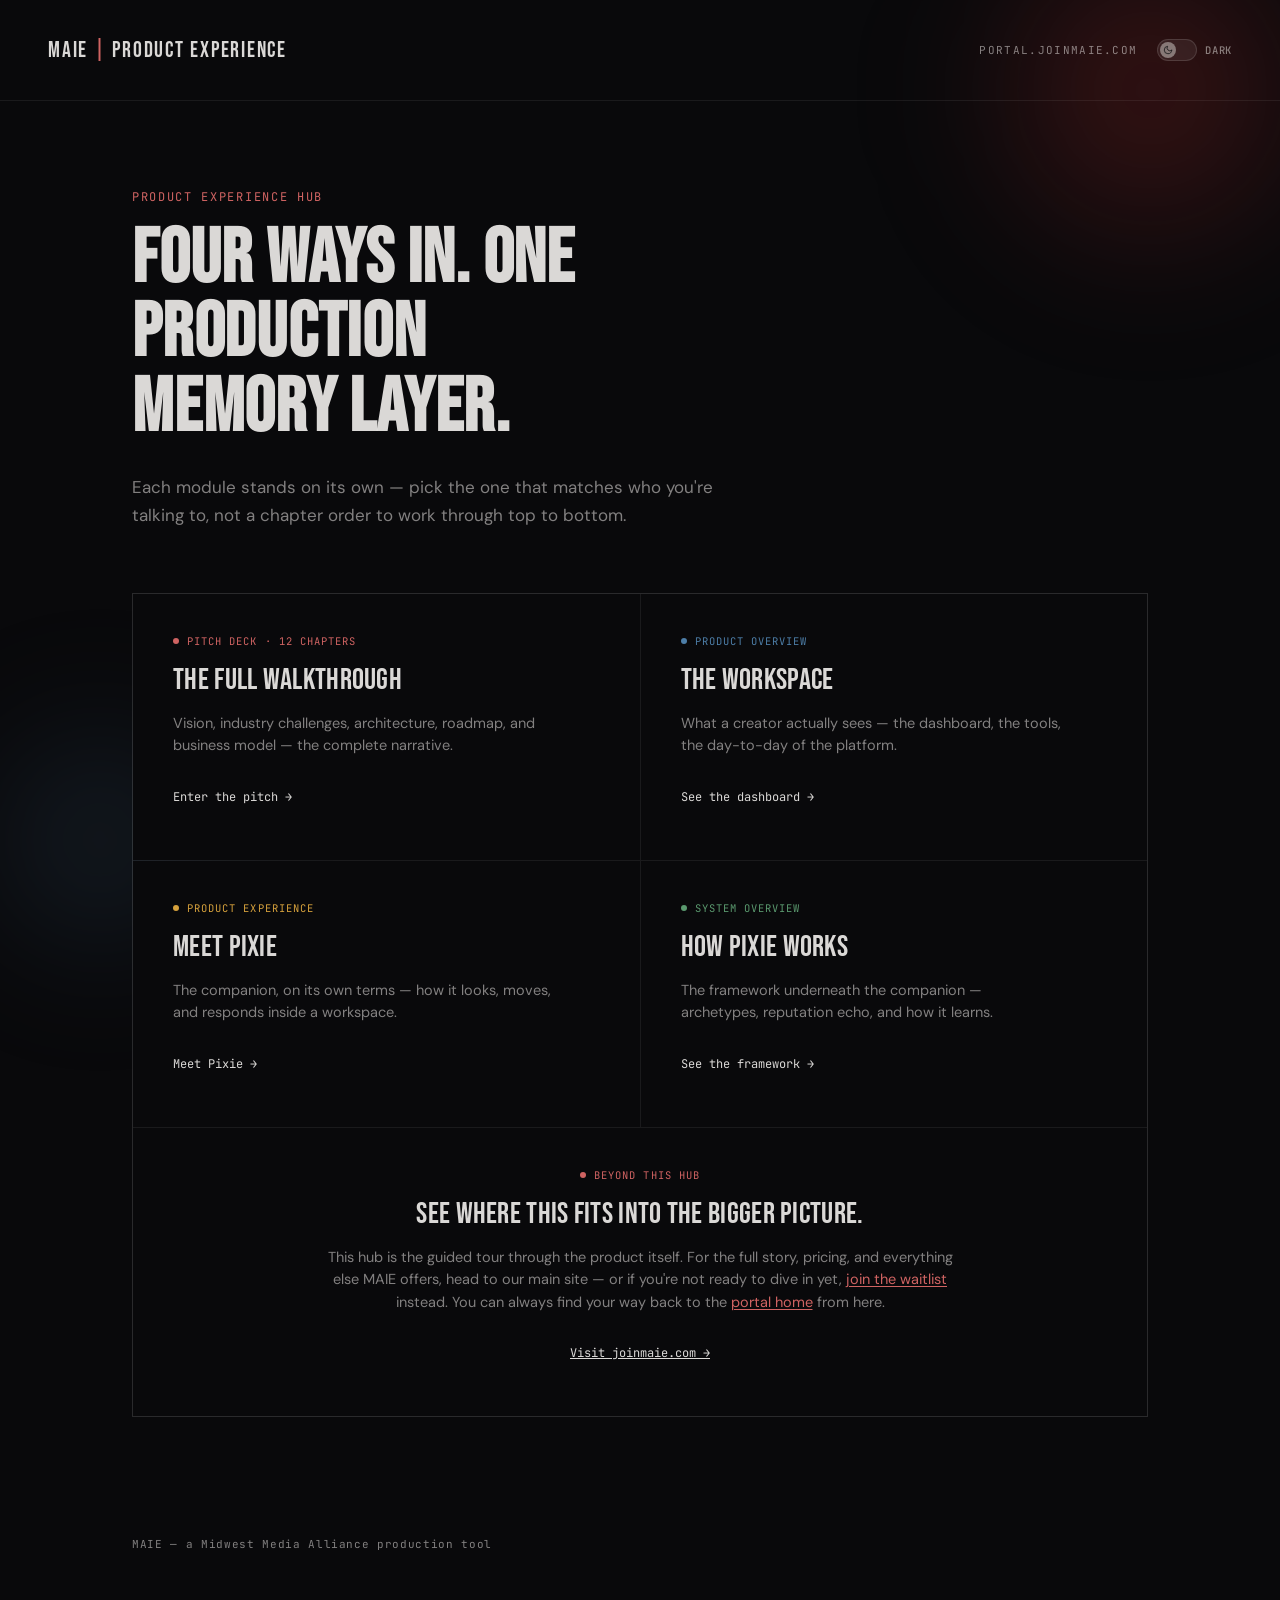
<file: index.html>
<!DOCTYPE html>
<html lang="en">
<head>
<script src="assets/theme-init.js"></script>
<meta charset="UTF-8">
<meta name="viewport" content="width=device-width, initial-scale=1.0">
<title>MAIE — Product Experience Hub</title>
<meta name="description" content="MAIE product experience modules — pitch, dashboard, and companion.">
<link rel="canonical" href="https://maietech.github.io/maie-experience-portal/">
<meta property="og:type" content="website">
<meta property="og:site_name" content="MAIE">
<meta property="og:title" content="MAIE — Product Experience Hub">
<meta property="og:description" content="MAIE product experience modules — pitch, dashboard, and companion.">
<meta property="og:url" content="https://maietech.github.io/maie-experience-portal/">
<meta property="og:image" content="https://maietech.github.io/maie-experience-portal/assets/social-card-deck/og-hub.png">
<meta name="twitter:card" content="summary_large_image">
<meta name="twitter:title" content="MAIE — Product Experience Hub">
<meta name="twitter:description" content="MAIE product experience modules — pitch, dashboard, and companion.">
<meta name="twitter:image" content="https://maietech.github.io/maie-experience-portal/assets/social-card-deck/og-hub.png">
<meta name="robots" content="index, follow">
<link rel="icon" href="assets/favicon.svg" type="image/svg+xml">
<link rel="icon" href="assets/favicon.ico" sizes="any">
<link rel="icon" href="assets/favicon-32x32.png" type="image/png" sizes="32x32">
<link rel="icon" href="assets/favicon-16x16.png" type="image/png" sizes="16x16">
<link rel="apple-touch-icon" href="assets/apple-touch-icon.png">
<link rel="preconnect" href="https://fonts.googleapis.com">
<link rel="preconnect" href="https://fonts.gstatic.com" crossorigin>
<link href="https://fonts.googleapis.com/css2?family=Bebas+Neue&family=DM+Sans:wght@300;400;500;600;700&family=JetBrains+Mono:wght@400;500;600&display=swap" rel="stylesheet">
<link rel="stylesheet" href="assets/maie-tokens.css">
<style>
  :root {
    /* --bg/--surface/--border used to be redeclared here as hardcoded
       dark-only hex, which — at equal specificity, later in the cascade
       than the linked stylesheet — silently overrode the theme-aware
       versions in /assets/maie-tokens.css and made the toggle a no-op
       on this page (same bug pitch/dashboard/pixie-framework had). They
       now come solely from maie-tokens.css. --text/--muted/--brand* don't
       share a name with a canonical token, so they stay as aliases;
       --amber/--blue/--green are page-specific status colors with no
       canonical counterpart. */
    --text: var(--text-1);
    --muted: var(--text-3);
    --brand: var(--primary);
    --brand-light: var(--primary-light);
    --amber: #d6a13c;
    --blue: #4d7ea8;
    --green: #5b9a6f;
  }

  /* Card-kicker status colors only cleared 4.5:1 text contrast against
     the dark --bg — against light mode's --bg (#EDEEF1) they measured
     2.0-3.72:1 (axe-core). Darker same-hue variants for light mode only. */
  [data-theme="light"] {
    --amber: #806124;
    --blue: #416b8f;
    --green: #447353;
  }

  * { margin: 0; padding: 0; box-sizing: border-box; }

  body {
    background: var(--bg);
    color: var(--text);
    font-family: 'DM Sans', sans-serif;
    min-height: 100vh;
    overflow-x: hidden;
    position: relative;
  }

  /* ambient glow field — echoes the Pixie companion presence used across
     the other modules, kept quiet here since this page's job is wayfinding */
  .glow {
    position: fixed;
    border-radius: 50%;
    filter: blur(60px);
    pointer-events: none;
    z-index: 0;
  }
  .glow-1 { width: 420px; height: 420px; top: -120px; right: -80px; background: radial-gradient(circle, rgba(165,42,42,0.35), transparent 70%); }
  .glow-2 { width: 320px; height: 320px; bottom: -100px; left: -60px; background: radial-gradient(circle, rgba(77,126,168,0.18), transparent 70%); }

  header {
    position: relative;
    z-index: 1;
    display: flex;
    align-items: center;
    justify-content: space-between;
    padding: 28px 48px;
    border-bottom: 1px solid var(--border);
  }

  .wordmark {
    font-family: 'Bebas Neue', sans-serif;
    font-size: 22px;
    letter-spacing: 0.08em;
  }
  .wordmark span { color: var(--brand-light); }

  .eyebrow-tag {
    font-family: 'JetBrains Mono', monospace;
    font-size: 11px;
    letter-spacing: 0.12em;
    color: var(--muted);
    text-transform: uppercase;
  }

  .header-right { display: flex; align-items: center; gap: 16px; }

  main {
    position: relative;
    z-index: 1;
    max-width: 1080px;
    margin: 0 auto;
    padding: 88px 32px 120px;
  }

  .hero-kicker {
    font-family: 'JetBrains Mono', monospace;
    font-size: 12px;
    letter-spacing: 0.14em;
    color: var(--brand-light);
    text-transform: uppercase;
    margin-bottom: 18px;
  }

  h1 {
    font-family: 'Bebas Neue', sans-serif;
    font-size: clamp(40px, 6.5vw, 76px);
    line-height: 0.98;
    letter-spacing: 0.01em;
    max-width: 16ch;
    margin-bottom: 28px;
  }

  .hero-sub {
    font-size: 17px;
    line-height: 1.6;
    color: var(--muted);
    max-width: 52ch;
    margin-bottom: 64px;
  }

  .grid {
    display: grid;
    grid-template-columns: repeat(2, 1fr);
    gap: 1px;
    background: var(--border);
    border: 1px solid var(--border);
  }

  @media (max-width: 720px) {
    .grid { grid-template-columns: 1fr; }
    header { padding: 22px 24px; }
    main { padding: 56px 20px 80px; }
  }

  .card {
    background: var(--bg);
    padding: 40px;
    text-decoration: none;
    color: inherit;
    display: flex;
    flex-direction: column;
    gap: 14px;
    transition: background 0.25s ease;
    position: relative;
  }

  .card:hover { background: var(--surface); }
  .card:focus-visible { outline: 2px solid var(--brand-light); outline-offset: -2px; }

  .card-kicker {
    display: inline-flex;
    align-items: center;
    gap: 8px;
    font-family: 'JetBrains Mono', monospace;
    font-size: 10.5px;
    letter-spacing: 0.1em;
    text-transform: uppercase;
    color: var(--kicker-color, var(--muted));
  }
  .card-kicker::before {
    content: '';
    width: 6px; height: 6px;
    border-radius: 50%;
    background: var(--kicker-color, var(--muted));
  }

  .card-title {
    font-family: 'Bebas Neue', sans-serif;
    font-size: 30px;
    letter-spacing: 0.01em;
  }

  .card-desc {
    font-size: 14.5px;
    line-height: 1.55;
    color: var(--muted);
    max-width: 38ch;
  }

  .card-arrow {
    margin-top: auto;
    padding-top: 18px;
    /* Bottom padding added — the cta-card's arrow is a standalone <a>
       (the other four are decorative text inside the whole-card link),
       and touch-target audit via Playwright measured it at 144x35,
       under 44px, at 390px width. */
    padding-bottom: 15px;
    font-family: 'JetBrains Mono', monospace;
    font-size: 12px;
    color: var(--text);
    display: flex;
    align-items: center;
    gap: 6px;
    transition: gap 0.2s ease;
  }
  .card:hover .card-arrow { gap: 10px; }

  /* 5th, full-width row: points outward to the main site / waitlist,
     rather than into another module like the four cards above it. */
  .cta-card { grid-column: 1 / -1; align-items: center; text-align: center; }
  .cta-card .card-kicker { justify-content: center; }
  .cta-card .card-desc { max-width: 64ch; }
  .cta-card .card-desc a {
    color: var(--brand-light);
    text-decoration: underline;
    text-underline-offset: 2px;
  }
  .cta-card .card-desc a:hover { color: var(--text); }
  .cta-card a:focus-visible { outline: 2px solid var(--brand-light); outline-offset: 2px; }

  footer {
    position: relative;
    z-index: 1;
    max-width: 1080px;
    margin: 0 auto;
    padding: 0 32px 56px;
    font-family: 'JetBrains Mono', monospace;
    font-size: 11px;
    color: var(--muted);
    letter-spacing: 0.06em;
  }

  @media (prefers-reduced-motion: reduce) {
    .card, .card-arrow { transition: none; }
  }
</style>
</head>
<body>

<div class="glow glow-1"></div>
<div class="glow glow-2"></div>

<!-- DECISION (2026-07-23): the hub keeps its own lightweight header
     rather than inheriting the full .mnav chrome that dashboard/pitch/
     pixie/pixie-framework share — it's the directory page, not a module,
     so module nav-links pointing back into itself would be redundant.
     The one real gap was functional, not cosmetic: visitors landing
     here had no way to switch theme without first clicking into a
     module. Closed by reusing the shared .mnav-theme-* classes/tokens
     from assets/maie-tokens.css (same markup + logic as
     nav-component.html's toggle) rather than inventing a second
     implementation. -->
<header>
  <div class="wordmark">MAIE <span>|</span> PRODUCT EXPERIENCE</div>
  <div class="header-right">
    <div class="eyebrow-tag">portal.joinmaie.com</div>
    <button class="mnav-theme-toggle" id="mnav-theme-toggle" type="button">
      <span class="mnav-theme-track">
        <span class="mnav-theme-thumb" id="mnav-theme-thumb"></span>
      </span>
      <span class="mnav-theme-label" id="mnav-theme-label"></span>
    </button>
  </div>
</header>

<main>
  <div class="hero-kicker">Product Experience Hub</div>
  <h1>Four ways in. One production memory layer.</h1>
  <p class="hero-sub">
    Each module stands on its own — pick the one that matches who you're talking to,
    not a chapter order to work through top to bottom.
  </p>

  <div class="grid">
    <a class="card" href="pitch/" style="--kicker-color: var(--brand-light);">
      <div class="card-kicker">Pitch Deck · 12 Chapters</div>
      <div class="card-title">The Full Walkthrough</div>
      <p class="card-desc">Vision, industry challenges, architecture, roadmap, and business model — the complete narrative.</p>
      <div class="card-arrow">Enter the pitch →</div>
    </a>

    <a class="card" href="dashboard/" style="--kicker-color: var(--blue);">
      <div class="card-kicker">Product Overview</div>
      <div class="card-title">The Workspace</div>
      <p class="card-desc">What a creator actually sees — the dashboard, the tools, the day-to-day of the platform.</p>
      <div class="card-arrow">See the dashboard →</div>
    </a>

    <a class="card" href="pixie/" style="--kicker-color: var(--amber);">
      <div class="card-kicker">Product Experience</div>
      <div class="card-title">Meet Pixie</div>
      <p class="card-desc">The companion, on its own terms — how it looks, moves, and responds inside a workspace.</p>
      <div class="card-arrow">Meet Pixie →</div>
    </a>

    <a class="card" href="pixie-framework/" style="--kicker-color: var(--green);">
      <div class="card-kicker">System Overview</div>
      <div class="card-title">How Pixie Works</div>
      <p class="card-desc">The framework underneath the companion — archetypes, reputation echo, and how it learns.</p>
      <div class="card-arrow">See the framework →</div>
    </a>

    <div class="card cta-card" style="--kicker-color: var(--brand-light);">
      <div class="card-kicker">Beyond This Hub</div>
      <div class="card-title">See where this fits into the bigger picture.</div>
      <p class="card-desc">
        This hub is the guided tour through the product itself. For the full story, pricing, and everything
        else MAIE offers, head to our main site — or if you're not ready to dive in yet,
        <a href="https://waitlist.joinmaie.com">join the waitlist</a> instead. You can always find your way
        back to the <a href="./">portal home</a> from here.
      </p>
      <a class="card-arrow" href="https://joinmaie.com" target="_blank" rel="noopener">Visit joinmaie.com →</a>
    </div>
  </div>
</main>

<footer>
  MAIE — a Midwest Media Alliance production tool
</footer>

<script>
(function () {
  // Theme toggle — same markup/logic as nav-component.html's, reused here
  // since the hub has no other JS on the page that would already own it.
  var SUN_ICON  = '<svg viewBox="0 0 24 24" fill="none" stroke="currentColor" stroke-width="2" stroke-linecap="round"><circle cx="12" cy="12" r="4"/><path d="M12 2v2M12 20v2M4.93 4.93l1.41 1.41M17.66 17.66l1.41 1.41M2 12h2M20 12h2M4.93 19.07l1.41-1.41M17.66 6.34l1.41-1.41"/></svg>';
  var MOON_ICON = '<svg viewBox="0 0 24 24" fill="none" stroke="currentColor" stroke-width="2" stroke-linecap="round" stroke-linejoin="round"><path d="M21 12.79A9 9 0 1 1 11.21 3 7 7 0 0 0 21 12.79Z"/></svg>';

  var themeBtn = document.getElementById('mnav-theme-toggle');
  var themeThumb = document.getElementById('mnav-theme-thumb');
  var themeLabel = document.getElementById('mnav-theme-label');

  function renderTheme() {
    var isDark = document.documentElement.getAttribute('data-theme') !== 'light';
    if (themeThumb) themeThumb.innerHTML = isDark ? MOON_ICON : SUN_ICON;
    if (themeLabel) themeLabel.textContent = isDark ? 'Dark' : 'Light';
    if (themeBtn) {
      var next = isDark ? 'light' : 'dark';
      themeBtn.setAttribute('aria-label', 'Switch to ' + next + ' mode');
      themeBtn.setAttribute('title', 'Switch to ' + next + ' mode');
    }
  }
  renderTheme();

  if (themeBtn) {
    themeBtn.addEventListener('click', function () {
      var isDark = document.documentElement.getAttribute('data-theme') !== 'light';
      var next = isDark ? 'light' : 'dark';
      document.documentElement.setAttribute('data-theme', next);
      try { localStorage.setItem('maie-theme', next); } catch (e) {}
      renderTheme();
    });
  }
})();
</script>

</body>
</html>
</file>
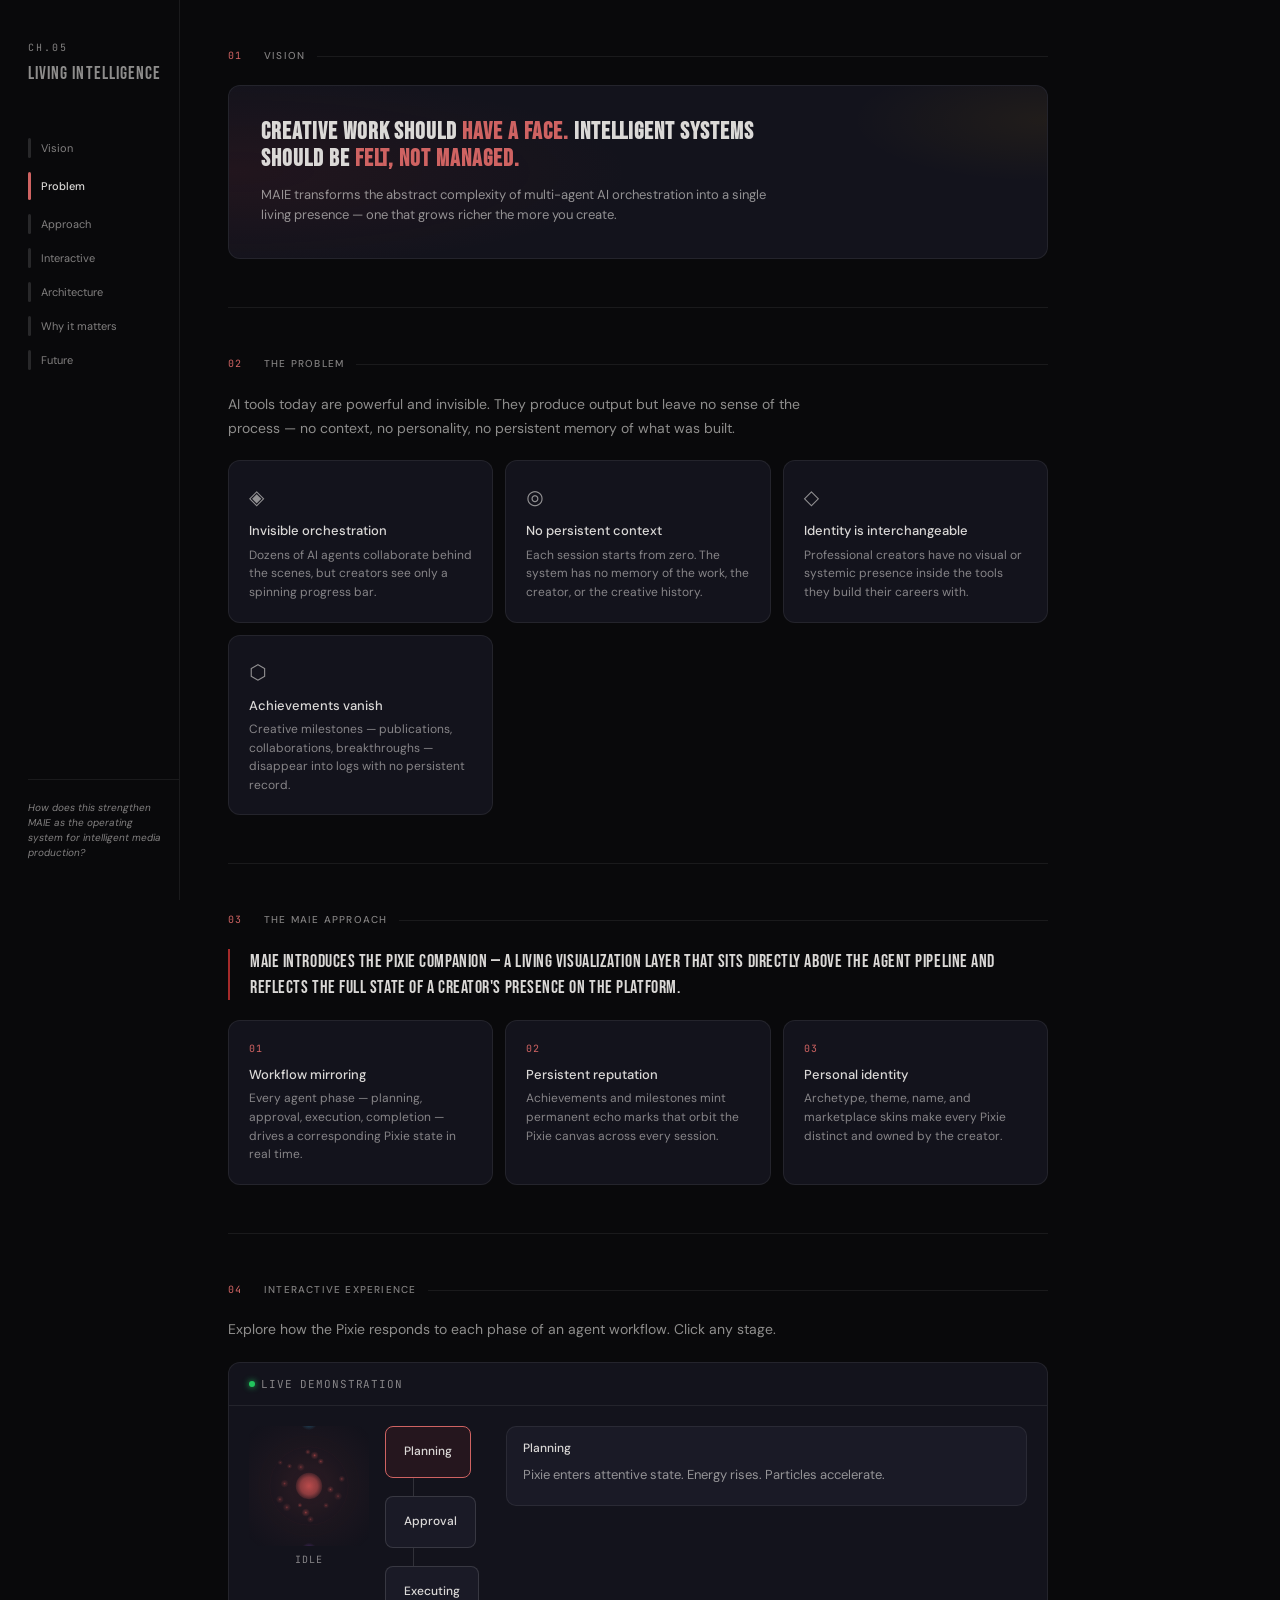
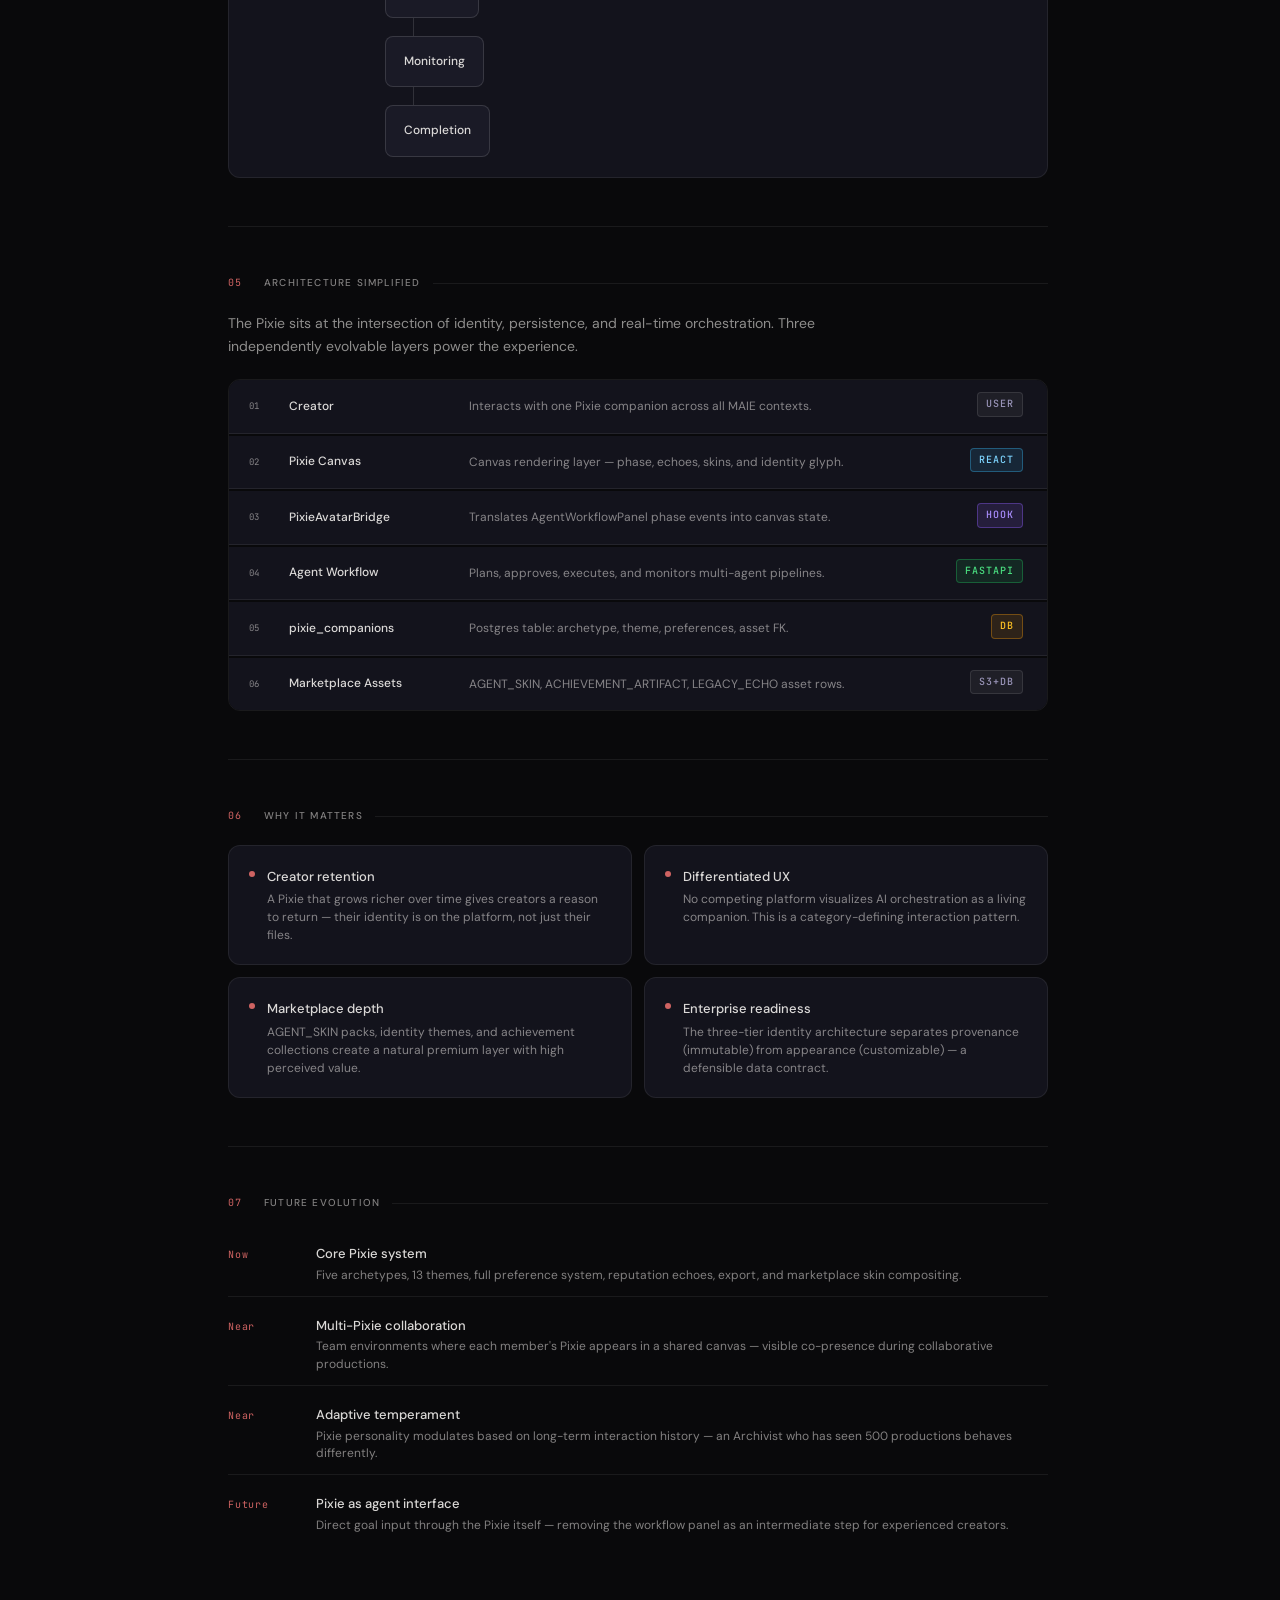
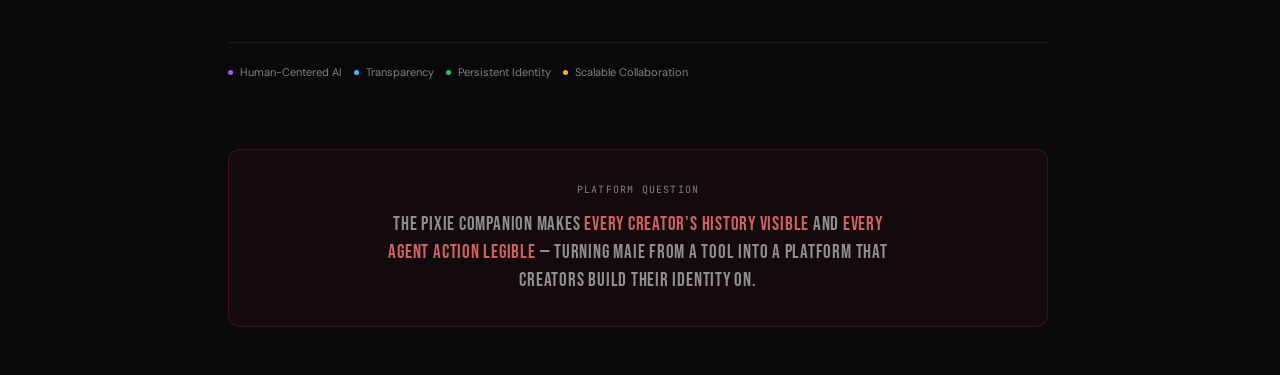
<file: experience-module/index.html>
<!DOCTYPE html>
<html lang="en">
<!--
  ╔══════════════════════════════════════════════════════════════════════════╗
  ║  MAIE EXPERIENCE MODULE TEMPLATE  v2.0                                  ║
  ║  ─────────────────────────────────────────────────────────────────────  ║
  ║  CHANGES FROM v1.0                                                       ║
  ║    • Tokens unified with portal (ember red #A52A2A, Bebas Neue, etc.)   ║
  ║    • Pixie engine moved to maie-pixie.js — no duplicate renderer        ║
  ║    • Runs standalone (open this file) OR embedded in the portal         ║
  ║      (set EMBED_MODE = true below, strip html/head/body tags,           ║
  ║       inject the resulting <div> into a portal stub slot)               ║
  ║                                                                          ║
  ║  HOW TO USE                                                              ║
  ║    1. Copy → rename: maie-module-workspace.html etc.                    ║
  ║    2. Fill MODULE_CONFIG (starts ~line 100)                             ║
  ║    3. Optionally define window.renderInteractive(container)             ║
  ║    4. For portal embedding: set EMBED_MODE = true                       ║
  ║                                                                          ║
  ║  SECTIONS (always in this order):                                        ║
  ║    1. Vision   2. Problem   3. Approach   4. Interactive                 ║
  ║    5. Architecture   6. Why it matters   7. Future                       ║
  ╚══════════════════════════════════════════════════════════════════════════╝
-->
<head>
<script src="../assets/theme-init.js"></script>
<meta charset="UTF-8">
<meta name="viewport" content="width=device-width, initial-scale=1.0">
<title>MAIE Experience Module</title>
<meta name="description" content="A reusable MAIE experience module template — vision, problem, approach, and architecture, built on the shared portal design system.">
<link rel="canonical" href="https://maietech.github.io/maie-experience-portal/experience-module/">
<meta property="og:type" content="website">
<meta property="og:site_name" content="MAIE">
<meta property="og:title" content="MAIE Experience Module">
<meta property="og:description" content="A reusable MAIE experience module template — vision, problem, approach, and architecture, built on the shared portal design system.">
<meta property="og:url" content="https://maietech.github.io/maie-experience-portal/experience-module/">
<meta property="og:image" content="https://maietech.github.io/maie-experience-portal/assets/social-card-deck/og-experience-module.png">
<meta name="twitter:card" content="summary_large_image">
<meta name="twitter:title" content="MAIE Experience Module">
<meta name="twitter:description" content="A reusable MAIE experience module template — vision, problem, approach, and architecture, built on the shared portal design system.">
<meta name="twitter:image" content="https://maietech.github.io/maie-experience-portal/assets/social-card-deck/og-experience-module.png">
<meta name="robots" content="index, follow">

<link rel="icon" href="../assets/favicon.svg" type="image/svg+xml">
<link rel="icon" href="../assets/favicon.ico" sizes="any">
<link rel="icon" href="../assets/favicon-32x32.png" type="image/png" sizes="32x32">
<link rel="icon" href="../assets/favicon-16x16.png" type="image/png" sizes="16x16">
<link rel="apple-touch-icon" href="../assets/apple-touch-icon.png">

<!-- Fonts — same stack as the portal -->
<link rel="preconnect" href="https://fonts.googleapis.com">
<link rel="preconnect" href="https://fonts.gstatic.com" crossorigin>
<link href="https://fonts.googleapis.com/css2?family=Bebas+Neue&family=DM+Sans:wght@300;400;500;600;700&family=JetBrains+Mono:wght@400;500;600&display=swap" rel="stylesheet">

<!-- Shared Pixie engine -->
<script src="../assets/maie-pixie.js"></script>

<style>
/* ═══════════════════════════════════════════════════════════════════
   DESIGN TOKENS — unified with portal (global.css + mu-tokens.css)
   Purple accent (#8b5cf6) is available as --em-accent for module use
   but Bebas Neue + ember red are the primary brand expression.
   ═══════════════════════════════════════════════════════════════════ */
:root {
  /* ── Portal-aligned brand tokens ─────────────────────────────── */
  --primary:          #A52A2A;
  /* Bumped from #C24E4E, same fix as assets/maie-tokens.css — axe-core
     measured 3.95-4.25:1 for this module's own surfaces (was under
     4.5:1); #CF6362 clears 4.60-5.32:1. */
  --primary-light:    #CF6362;
  --primary-dark:     #772E25;
  --primary-glow:     rgba(165,42,42,0.30);
  --accent:           #FFB400;

  /* ── Surfaces ─────────────────────────────────────────────────── */
  --bg:               #09090B;
  --bg-alt:           #0C0D10;
  --surface:          #111318;
  --surface-1:        #13131c;
  --surface-2:        #1a1a26;

  /* ── Borders ──────────────────────────────────────────────────── */
  --border:           rgba(255,255,255,0.07);
  --border-mid:       rgba(255,255,255,0.13);
  --border-brand:     rgba(165,42,42,0.32);

  /* ── Text ─────────────────────────────────────────────────────── */
  --text-1:           rgba(232,230,227,0.94);
  --text-2:           rgba(232,230,227,0.60);
  /* Same axe-core-driven fix as assets/maie-tokens.css (3.03-3.09:1
     measured on this module's own surfaces) — 0.54/0.53 clears
     4.89-5.03:1 / 4.51-4.52:1 across --bg/--surface-1/--surface-2. */
  --text-3:           rgba(232,230,227,0.54);
  --text-4:           rgba(232,230,227,0.53);

  /* ── Fonts — same as portal ───────────────────────────────────── */
  --font-display:     'Bebas Neue', sans-serif;
  --font-ui:          'DM Sans', system-ui, sans-serif;
  --font-mono:        'JetBrains Mono', monospace;

  /* ── Module accent (can be overridden per-module) ─────────────── */
  --em-accent:        #8b5cf6;
  --em-accent-dim:    rgba(139,92,246,0.16);
  --em-accent-glow:   rgba(139,92,246,0.08);

  /* ── Status ───────────────────────────────────────────────────── */
  --ok:           #22c55e;
  --ok-dim:       rgba(34,197,94,0.12);
  --info:         #38bdf8;
  --info-dim:     rgba(56,189,248,0.12);
  --warn:         #f59e0b;
  --warn-dim:     rgba(245,158,11,0.12);
  --danger:       #f43f5e;

  /* ── Geometry ─────────────────────────────────────────────────── */
  --radius:    12px;
  --radius-sm:  8px;
  --gap-xs:     6px;
  --gap-sm:    12px;
  --gap-md:    20px;
  --gap-lg:    32px;
  --gap-xl:    48px;
  --spine-w:    3px;
  --nav-w:    180px;
  --content-max: 820px;
}

/* ── Reset ───────────────────────────────────────────────────────── */
*, *::before, *::after { box-sizing: border-box; margin: 0; padding: 0; }
html { scroll-behavior: smooth; }

/* ── Base — only applied in standalone mode ──────────────────────── */
.em-standalone body {
  background:  var(--bg);
  color:       var(--text-1);
  font-family: var(--font-ui);
  font-size:   14px;
  line-height: 1.65;
  min-height:  100vh;
  -webkit-font-smoothing: antialiased;
}

/* When embedded, the portal provides background/color/font. We just
   need the content structure to be clean. */
.em-root {
  color:       var(--text-1);
  font-family: var(--font-ui);
  font-size:   14px;
  line-height: 1.65;
}

/* ═══════════════════════════════════════════════════════════════════
   LAYOUT SHELL
   In standalone mode (.em-standalone): full viewport flex row.
   In embedded mode: the spine is hidden; main fills the portal pane.
   ═══════════════════════════════════════════════════════════════════ */
.em-shell {
  display: flex;
  min-height: 100%;
}

/* ── Left chapter spine ──────────────────────────────────────────── */
.em-spine {
  width:        var(--nav-w);
  flex-shrink:  0;
  position:     sticky;
  top:          0;
  height:       100vh;
  display:      flex;
  flex-direction: column;
  padding:      40px 0 40px 28px;
  border-right: 0.5px solid var(--border);
}

/* Spine hidden when embedded (portal provides chapter navigation) */
.em-root.embedded .em-spine { display: none; }

.em-chapter-id {
  font-family:    var(--font-mono);
  font-size:      10px;
  color:          var(--text-3);
  letter-spacing: .2em;
  text-transform: uppercase;
  margin-bottom:  6px;
}

.em-chapter-name {
  font-family:  var(--font-display);
  font-size:    1.1rem;
  letter-spacing: 0.06em;
  text-transform: uppercase;
  color:        var(--text-2);
  margin-bottom: var(--gap-xl);
  padding-right: 16px;
  line-height:  1.2;
}

/* Section nav pills */
.em-nav { display: flex; flex-direction: column; gap: 2px; }

.em-nav-item {
  display:      flex;
  align-items:  center;
  gap:          10px;
  padding:      6px 0;
  cursor:       pointer;
  text-decoration: none;
  border:       none;
  background:   none;
  font-family:  var(--font-ui);
  text-align:   left;
}

.em-nav-item .em-nav-dot {
  width:         var(--spine-w);
  height:        20px;
  border-radius: 2px;
  background:    var(--border-mid);
  flex-shrink:   0;
  transition:    background .2s, height .2s;
}

.em-nav-item .em-nav-label {
  font-size:      11px;
  color:          var(--text-3);
  transition:     color .2s;
  white-space:    nowrap;
  overflow:       hidden;
  text-overflow:  ellipsis;
  max-width:      130px;
}

.em-nav-item:hover .em-nav-dot  { background: var(--text-3); }
.em-nav-item:hover .em-nav-label { color: var(--text-2); }

.em-nav-item.active .em-nav-dot  { background: var(--primary-light); height: 28px; }
.em-nav-item.active .em-nav-label { color: var(--text-1); font-weight: 500; }

.em-closing-q {
  margin-top:    auto;
  padding-right: 16px;
  font-size:     10px;
  color:         var(--text-3);
  line-height:   1.5;
  font-style:    italic;
  border-top:    0.5px solid var(--border);
  padding-top:   var(--gap-md);
}

/* ── Main content area ───────────────────────────────────────────── */
.em-main {
  flex:       1;
  min-width:  0;
  padding:    var(--gap-xl) var(--gap-xl);
  max-width:  calc(var(--content-max) + var(--gap-xl) * 2);
}

/* ── Section base ────────────────────────────────────────────────── */
.em-section {
  margin-bottom:  var(--gap-xl);
  padding-bottom: var(--gap-xl);
  border-bottom:  0.5px solid var(--border);
}
.em-section:last-child { border-bottom: none; }

/* Section number + label */
.em-sec-meta {
  display:      flex;
  align-items:  center;
  gap:          var(--gap-sm);
  margin-bottom: var(--gap-md);
}

.em-sec-num {
  font-family:    var(--font-mono);
  font-size:      10px;
  color:          var(--primary-light);
  letter-spacing: .12em;
  width:          24px;
  flex-shrink:    0;
}

.em-sec-label {
  font-size:      10px;
  color:          var(--text-3);
  letter-spacing: .12em;
  text-transform: uppercase;
  font-weight:    500;
}

.em-sec-line {
  flex:       1;
  height:     0.5px;
  background: var(--border);
}

/* Section hero title — Bebas Neue for display */
.em-sec-title {
  font-family: var(--font-display);
  font-size:   1.6rem;
  letter-spacing: 0.05em;
  text-transform: uppercase;
  color:       var(--text-1);
  line-height: 1.1;
  margin-bottom: var(--gap-sm);
}

.em-sec-body {
  font-size:  14px;
  color:      var(--text-2);
  line-height: 1.7;
  max-width:  620px;
}

/* ── §1 Vision ───────────────────────────────────────────────────── */
.em-vision-hero {
  border-radius: var(--radius);
  background:    var(--surface-1);
  border:        0.5px solid var(--border);
  padding:       var(--gap-lg);
  margin-top:    var(--gap-md);
  position:      relative;
  overflow:      hidden;
}

.em-vision-hero::before {
  content: '';
  position: absolute; inset: 0;
  background:
    radial-gradient(ellipse 70% 80% at 0% 50%,  rgba(165,42,42,0.10) 0%, transparent 70%),
    radial-gradient(ellipse 40% 60% at 100% 20%, rgba(255,180,0,0.06) 0%, transparent 60%);
  pointer-events: none;
}

.em-vision-statement {
  font-family: var(--font-display);
  font-size:   1.5rem;
  letter-spacing: 0.04em;
  text-transform: uppercase;
  color:       var(--text-1);
  line-height: 1.15;
  max-width:   560px;
  position:    relative;
  z-index:     1;
}

.em-vision-statement em {
  font-style: normal;
  color:      var(--primary-light);
}

.em-vision-sub {
  font-size:   13px;
  color:       var(--text-2);
  margin-top:  var(--gap-sm);
  line-height: 1.6;
  max-width:   520px;
  position:    relative;
  z-index:     1;
}

/* ── §2 Problem ──────────────────────────────────────────────────── */
.em-problems {
  display: grid;
  grid-template-columns: repeat(auto-fill, minmax(200px, 1fr));
  gap:        var(--gap-sm);
  margin-top: var(--gap-md);
}

.em-problem-card {
  background:    var(--surface-1);
  border:        0.5px solid var(--border);
  border-radius: var(--radius);
  padding:       var(--gap-md);
  transition:    border-color .15s;
}
.em-problem-card:hover { border-color: var(--border-brand); }

.em-problem-icon  { font-size:20px; margin-bottom:var(--gap-xs); display:block; color:var(--text-2); }
.em-problem-title { font-size:13px; font-weight:500; color:var(--text-1); margin-bottom:4px; }
.em-problem-desc  { font-size:12px; color:var(--text-3); line-height:1.55; }

/* ── §3 Approach ─────────────────────────────────────────────────── */
.em-approach-quote {
  font-family: var(--font-display);
  font-size:   1.15rem;
  letter-spacing: 0.03em;
  text-transform: uppercase;
  color:       var(--text-1);
  line-height: 1.4;
  border-left: 2px solid var(--primary);
  padding-left: var(--gap-md);
  margin:      var(--gap-md) 0;
}

.em-approach-pillars {
  display:    flex;
  gap:        var(--gap-sm);
  margin-top: var(--gap-md);
  flex-wrap:  wrap;
}

.em-pillar {
  flex:          1;
  min-width:     160px;
  background:    var(--surface-1);
  border:        0.5px solid var(--border);
  border-radius: var(--radius);
  padding:       var(--gap-md);
  transition:    border-color .15s;
}
.em-pillar:hover { border-color: var(--border-brand); }

.em-pillar-num {
  font-family:    var(--font-mono);
  font-size:      10px;
  color:          var(--primary-light);
  letter-spacing: .1em;
  margin-bottom:  6px;
}
.em-pillar-title { font-size:13px; font-weight:500; color:var(--text-1); margin-bottom:4px; }
.em-pillar-desc  { font-size:12px; color:var(--text-3); line-height:1.55; }

/* ── §4 Interactive ──────────────────────────────────────────────── */
.em-interactive-container {
  margin-top:    var(--gap-md);
  border-radius: var(--radius);
  border:        0.5px solid var(--border);
  background:    var(--surface-1);
  overflow:      hidden;
  min-height:    240px;
}

.em-interactive-label {
  display:      flex;
  align-items:  center;
  gap:          var(--gap-xs);
  padding:      var(--gap-sm) var(--gap-md);
  border-bottom: 0.5px solid var(--border);
  font-family:  var(--font-mono);
  font-size:    11px;
  color:        var(--text-3);
  letter-spacing: .08em;
  text-transform: uppercase;
}

.em-interactive-label::before {
  content: '';
  width:6px; height:6px; border-radius:50%;
  background: var(--ok);
  box-shadow: 0 0 6px var(--ok);
  flex-shrink: 0;
}

.em-interactive-body { padding: var(--gap-md); }

/* Default step-through flow */
.em-flow { display:flex; flex-direction:column; align-items:flex-start; gap:0; }
.em-flow-node { display:flex; align-items:center; gap:var(--gap-md); }

.em-flow-node-box {
  background:    var(--surface-2);
  border:        0.5px solid var(--border-mid);
  border-radius: var(--radius-sm);
  /* Vertical padding bumped from 8px — touch-target audit via
     Playwright measured as low as 86x38 at 390px, under 44px. */
  padding:       15px 18px;
  font-size:     12px;
  font-weight:   500;
  color:         var(--text-1);
  white-space:   nowrap;
  cursor:        pointer;
  transition:    border-color .2s, background .2s;
}
.em-flow-node-box:hover,
.em-flow-node-box.active {
  border-color: var(--primary-light);
  background:   rgba(165,42,42,0.12);
}

.em-flow-node-desc { font-size:12px; color:var(--text-3); line-height:1.4; }
.em-flow-arrow { width:0.5px; height:18px; background:var(--border-mid); margin-left:28px; }

/* ── §5 Architecture ─────────────────────────────────────────────── */
.em-arch-layers {
  display:       flex;
  flex-direction: column;
  gap:           2px;
  margin-top:    var(--gap-md);
  border-radius: var(--radius);
  overflow:      hidden;
  border:        0.5px solid var(--border);
}

.em-arch-layer {
  display:      flex;
  align-items:  center;
  gap:          var(--gap-md);
  padding:      var(--gap-sm) var(--gap-md);
  border-bottom: 0.5px solid var(--border);
  background:   var(--surface-1);
  transition:   background .15s;
}
.em-arch-layer:last-child { border-bottom: none; }
.em-arch-layer:hover { background: var(--surface-2); }

.em-arch-layer-num   { font-family:var(--font-mono); font-size:9px; color:var(--text-3); width:20px; flex-shrink:0; }
.em-arch-layer-label { font-size:12px; font-weight:500; color:var(--text-1); min-width:160px; }
.em-arch-layer-desc  { font-size:12px; color:var(--text-3); line-height:1.4; flex:1; }

.em-arch-badge {
  font-size:10px; padding:2px 8px; border-radius:4px;
  font-family:var(--font-mono); flex-shrink:0;
}

/* ── §6 Why it matters ───────────────────────────────────────────── */
.em-outcomes {
  display: grid;
  grid-template-columns: 1fr 1fr;
  gap:        var(--gap-sm);
  margin-top: var(--gap-md);
}

.em-outcome {
  display:       flex;
  gap:           var(--gap-sm);
  align-items:   flex-start;
  padding:       var(--gap-md);
  border-radius: var(--radius);
  border:        0.5px solid var(--border);
  background:    var(--surface-1);
  transition:    border-color .15s;
}
.em-outcome:hover { border-color: var(--border-brand); }

.em-outcome-bullet { width:6px; height:6px; border-radius:50%; background:var(--primary-light); flex-shrink:0; margin-top:5px; }
.em-outcome-title  { font-size:13px; font-weight:500; color:var(--text-1); margin-bottom:3px; }
.em-outcome-desc   { font-size:12px; color:var(--text-3); line-height:1.5; }

/* ── §7 Future ───────────────────────────────────────────────────── */
.em-future-items {
  display:        flex;
  flex-direction: column;
  gap:            var(--gap-xs);
  margin-top:     var(--gap-md);
}

.em-future-item {
  display:        flex;
  align-items:    baseline;
  gap:            var(--gap-md);
  padding:        var(--gap-sm) 0;
  border-bottom:  0.5px solid var(--border);
}
.em-future-item:last-child { border-bottom: none; }

.em-future-horizon {
  font-family:    var(--font-mono);
  font-size:      10px;
  color:          var(--primary-light);
  letter-spacing: .08em;
  width:          68px;
  flex-shrink:    0;
}

.em-future-title { font-size:13px; font-weight:500; color:var(--text-1); margin-bottom:2px; }
.em-future-desc  { font-size:12px; color:var(--text-3); line-height:1.45; }

/* ── Design principles strip ─────────────────────────────────────── */
.em-principles {
  display:     flex;
  gap:         var(--gap-sm);
  flex-wrap:   wrap;
  padding:     var(--gap-md) 0;
  border-top:  0.5px solid var(--border);
  margin-top:  var(--gap-lg);
}

.em-principle       { display:flex; align-items:center; gap:7px; font-size:11px; color:var(--text-3); }
.em-principle-dot   { width:5px; height:5px; border-radius:50%; flex-shrink:0; }

/* ── Module closing ──────────────────────────────────────────────── */
.em-closing {
  margin-top:    var(--gap-xl);
  padding:       var(--gap-lg);
  border-radius: var(--radius);
  border:        0.5px solid var(--border-brand);
  background:    rgba(165,42,42,0.06);
  text-align:    center;
}

.em-closing-title {
  font-family:    var(--font-mono);
  font-size:      10px;
  letter-spacing: .12em;
  text-transform: uppercase;
  color:          var(--text-3);
  margin-bottom:  var(--gap-sm);
}

.em-closing-body {
  font-family: var(--font-display);
  font-size:   1.2rem;
  letter-spacing: 0.04em;
  text-transform: uppercase;
  color:       var(--text-2);
  line-height: 1.45;
  max-width:   520px;
  margin:      0 auto;
}

.em-closing-body em {
  font-style: normal;
  color:      var(--primary-light);
}

/* ── Utility ─────────────────────────────────────────────────────── */
.em-tag {
  display:        inline-block;
  font-family:    var(--font-mono);
  font-size:      10px;
  letter-spacing: .1em;
  text-transform: uppercase;
  padding:        3px 8px;
  border-radius:  4px;
  font-weight:    500;
  margin-right:   4px;
  margin-bottom:  4px;
}

code {
  font-family:   var(--font-mono);
  font-size:     11px;
  background:    var(--surface-2);
  border:        0.5px solid var(--border);
  border-radius: 4px;
  padding:       1px 5px;
  color:         var(--text-2);
}

/* ── Responsive ──────────────────────────────────────────────────── */
@media (max-width: 680px) {
  .em-spine    { display: none; }
  .em-main     { padding: var(--gap-lg) var(--gap-md); }
  .em-outcomes { grid-template-columns: 1fr; }
  .em-problems { grid-template-columns: 1fr; }
}

@media (prefers-reduced-motion: reduce) {
  *, *::before, *::after { animation: none !important; transition-duration: 0.01ms !important; }
}
</style>
</head>
<body>

<!-- ═══════════════════════════════════════════════════════════════════
     MODULE CONFIG — Edit everything below until END MODULE_CONFIG.
     Nothing else needs to change for a standard module.
     ═══════════════════════════════════════════════════════════════════ -->
<script>
// ╔══════════════════════════════════════════════════════════════╗
// ║  EMBED_MODE                                                  ║
// ║  false → renders standalone with its own <body> background  ║
// ║  true  → assumes portal provides chrome; spine is hidden    ║
// ╚══════════════════════════════════════════════════════════════╝
const EMBED_MODE = false;

// ╔══════════════════════════════════════════════════════════════╗
// ║  START MODULE_CONFIG                                         ║
// ╚══════════════════════════════════════════════════════════════╝
const MODULE_CONFIG = {

  // ── Identity ──────────────────────────────────────────────────
  chapterId:   'CH.05',
  chapterName: 'Living Intelligence',
  moduleTag:   'MAIE · Pixie Companion · Identity Framework',

  // ── Pixie config (optional) ───────────────────────────────────
  // If defined, a live Pixie canvas is injected into Section 4
  // automatically unless renderInteractive() is also defined.
  pixie: {
    theme:  'ember',    // 'ember'|'arctic'|'prism'|'solar'|'forest'|'void'
    rings:  2,
    shape:  'circle',   // 'circle'|'hexagon'|'diamond'|'shield'
    echoes: [
      { color: '#38BDF8', resonance: 0.8, createdAt: Date.now() - 172800000 },
      { color: '#A855F7', resonance: 0.6, createdAt: Date.now() - 2592000000 },
    ],
  },

  // ── Section 1: Vision ─────────────────────────────────────────
  vision: {
    headline: 'Creative work should <em>have a face.</em> Intelligent systems should be <em>felt, not managed.</em>',
    sub: 'MAIE transforms the abstract complexity of multi-agent AI orchestration into a single living presence — one that grows richer the more you create.',
  },

  // ── Section 2: Problem ────────────────────────────────────────
  problemIntro: 'AI tools today are powerful and invisible. They produce output but leave no sense of the process — no context, no personality, no persistent memory of what was built.',
  problems: [
    { icon: '◈', title: 'Invisible orchestration',  desc: 'Dozens of AI agents collaborate behind the scenes, but creators see only a spinning progress bar.' },
    { icon: '◎', title: 'No persistent context',    desc: 'Each session starts from zero. The system has no memory of the work, the creator, or the creative history.' },
    { icon: '◇', title: 'Identity is interchangeable', desc: 'Professional creators have no visual or systemic presence inside the tools they build their careers with.' },
    { icon: '⬡', title: 'Achievements vanish',      desc: 'Creative milestones — publications, collaborations, breakthroughs — disappear into logs with no persistent record.' },
  ],

  // ── Section 3: Approach ───────────────────────────────────────
  approach: {
    quote: 'MAIE introduces the Pixie Companion — a living visualization layer that sits directly above the agent pipeline and reflects the full state of a creator\'s presence on the platform.',
    pillars: [
      { title: 'Workflow mirroring',   desc: 'Every agent phase — planning, approval, execution, completion — drives a corresponding Pixie state in real time.' },
      { title: 'Persistent reputation', desc: 'Achievements and milestones mint permanent echo marks that orbit the Pixie canvas across every session.' },
      { title: 'Personal identity',    desc: 'Archetype, theme, name, and marketplace skins make every Pixie distinct and owned by the creator.' },
    ],
  },

  // ── Section 4: Interactive ────────────────────────────────────
  // Set renderInteractive = null to get the default flow diagram.
  // The Pixie is auto-injected alongside it when pixie config exists.
  interactive: {
    label: 'Live demonstration',
    intro: 'Explore how the Pixie responds to each phase of an agent workflow. Click any stage.',
    flowSteps: [
      { label: 'Planning',   desc: 'Pixie enters attentive state. Energy rises. Particles accelerate.' },
      { label: 'Approval',   desc: 'Pixie holds a calm, present posture. Risk level surfaces for the user.' },
      { label: 'Executing',  desc: 'Progress ring fills. Multiple agents activate in coordinated sequence.' },
      { label: 'Monitoring', desc: 'Steps complete. Output files emerge. Pixie energy holds steady.' },
      { label: 'Completion', desc: 'Pixie celebrates, then rests. Achievement echo joins permanent orbit.' },
    ],
  },

  // ── Section 5: Architecture ───────────────────────────────────
  architecture: {
    intro: 'The Pixie sits at the intersection of identity, persistence, and real-time orchestration. Three independently evolvable layers power the experience.',
    layers: [
      { label: 'Creator',             desc: 'Interacts with one Pixie companion across all MAIE contexts.',              badge: 'User',    badgeColor: 'none'    },
      { label: 'Pixie Canvas',        desc: 'Canvas rendering layer — phase, echoes, skins, and identity glyph.',        badge: 'React',   badgeColor: 'info'    },
      { label: 'PixieAvatarBridge',   desc: 'Translates AgentWorkflowPanel phase events into canvas state.',             badge: 'Hook',    badgeColor: 'accent'  },
      { label: 'Agent Workflow',      desc: 'Plans, approves, executes, and monitors multi-agent pipelines.',             badge: 'FastAPI', badgeColor: 'ok'      },
      { label: 'pixie_companions',    desc: 'Postgres table: archetype, theme, preferences, asset FK.',                   badge: 'DB',      badgeColor: 'warn'    },
      { label: 'Marketplace Assets',  desc: 'AGENT_SKIN, ACHIEVEMENT_ARTIFACT, LEGACY_ECHO asset rows.',                 badge: 'S3+DB',   badgeColor: 'none'    },
    ],
  },

  // ── Section 6: Why it matters ─────────────────────────────────
  outcomes: [
    { title: 'Creator retention',    desc: 'A Pixie that grows richer over time gives creators a reason to return — their identity is on the platform, not just their files.' },
    { title: 'Differentiated UX',    desc: 'No competing platform visualizes AI orchestration as a living companion. This is a category-defining interaction pattern.' },
    { title: 'Marketplace depth',    desc: 'AGENT_SKIN packs, identity themes, and achievement collections create a natural premium layer with high perceived value.' },
    { title: 'Enterprise readiness', desc: 'The three-tier identity architecture separates provenance (immutable) from appearance (customizable) — a defensible data contract.' },
  ],

  // ── Section 7: Future ─────────────────────────────────────────
  future: [
    { horizon: 'Now',    title: 'Core Pixie system',           desc: 'Five archetypes, 13 themes, full preference system, reputation echoes, export, and marketplace skin compositing.' },
    { horizon: 'Near',   title: 'Multi-Pixie collaboration',   desc: 'Team environments where each member\'s Pixie appears in a shared canvas — visible co-presence during collaborative productions.' },
    { horizon: 'Near',   title: 'Adaptive temperament',        desc: 'Pixie personality modulates based on long-term interaction history — an Archivist who has seen 500 productions behaves differently.' },
    { horizon: 'Future', title: 'Pixie as agent interface',    desc: 'Direct goal input through the Pixie itself — removing the workflow panel as an intermediate step for experienced creators.' },
  ],

  // ── Design principles (keep consistent across all modules) ────
  principles: [
    { title: 'Human-Centered AI',      desc: 'AI augments creativity rather than replacing it.',                  color: '#A855F7' },
    { title: 'Transparency',           desc: 'Intelligent systems remain understandable and observable.',          color: '#38BDF8' },
    { title: 'Persistent Identity',    desc: 'Creative work builds lasting context and reputation.',              color: '#22C55E' },
    { title: 'Scalable Collaboration', desc: 'Individuals and teams grow without increasing complexity.',         color: '#FFB400' },
  ],

  closingQuestion: 'How does this strengthen MAIE as the operating system for intelligent media production?',
  closingAnswer:   'The Pixie Companion makes <em>every creator\'s history visible</em> and <em>every agent action legible</em> — turning MAIE from a tool into a platform that creators build their identity on.',

};
// ╔══════════════════════════════════════════════════════════════╗
// ║  END MODULE_CONFIG                                           ║
// ╚══════════════════════════════════════════════════════════════╝
</script>


<!-- ═══════════════════════════════════════════════════════════════════
     CUSTOM INTERACTIVE — Override Section 4.

     Define window.renderInteractive(container) to replace the
     default step-through diagram. The Pixie canvas will still be
     injected beside it unless you set MODULE_CONFIG.pixie = null.

     window.renderInteractive = null;  ← uses built-in step diagram
     window.renderInteractive = function(container) { ... };
     ═══════════════════════════════════════════════════════════════════ -->
<script>
window.renderInteractive = null;
</script>


<!-- ═══════════════════════════════════════════════════════════════════
     HTML — Do not edit below unless changing the template itself.
     ═══════════════════════════════════════════════════════════════════ -->
<div class="em-root" id="em-root">
<div class="em-shell">

  <!-- Left spine (hidden in embedded mode) -->
  <nav class="em-spine" aria-label="Module sections">
    <div class="em-chapter-id"   id="spine-chapter-id"></div>
    <div class="em-chapter-name" id="spine-chapter-name"></div>
    <div class="em-nav"          id="spine-nav" role="list"></div>
    <div class="em-closing-q"    id="spine-closing-q"></div>
  </nav>

  <!-- Main content -->
  <main class="em-main" id="em-main">
    <div id="em-sections"></div>
    <div class="em-principles" id="em-principles" role="list" aria-label="Design principles"></div>
    <div class="em-closing" id="em-closing">
      <div class="em-closing-title">Platform question</div>
      <div class="em-closing-body" id="em-closing-body"></div>
    </div>
  </main>

</div>
</div>


<!-- ═══════════════════════════════════════════════════════════════════
     TEMPLATE RENDERER
     ═══════════════════════════════════════════════════════════════════ -->
<script>
(function () {
  const C = MODULE_CONFIG;

  /* ── Embed / standalone mode ─────────────────────────────────── */
  const root = document.getElementById('em-root');
  if (EMBED_MODE) {
    root.classList.add('embedded');
  } else {
    document.body.style.cssText = 'background:var(--bg);min-height:100vh;';
  }

  /* ── Badge colour map (unified with portal) ──────────────────── */
  const BADGE = {
    accent: { bg:'rgba(139,92,246,.15)',  border:'rgba(139,92,246,.4)',  text:'#a78bfa' },
    ok:     { bg:'rgba(34,197,94,.12)',   border:'rgba(34,197,94,.35)',  text:'#4ade80' },
    info:   { bg:'rgba(56,189,248,.12)',  border:'rgba(56,189,248,.35)', text:'#7dd3fc' },
    warn:   { bg:'rgba(245,158,11,.12)',  border:'rgba(245,158,11,.35)', text:'#fbbf24' },
    none:   { bg:'rgba(255,255,255,.05)', border:'rgba(255,255,255,.1)', text:'#9994b8' },
  };

  function badge(text, key) {
    const c = BADGE[key] || BADGE.none;
    return `<span class="em-tag em-arch-badge"
      style="background:${c.bg};border:0.5px solid ${c.border};color:${c.text};"
    >${text}</span>`;
  }

  function el(tag, attrs, html) {
    const e = document.createElement(tag);
    Object.entries(attrs || {}).forEach(([k,v]) => {
      if (k === 'class') e.className = v; else e.setAttribute(k, v);
    });
    if (html !== undefined) e.innerHTML = html;
    return e;
  }

  function secHeader(num, label) {
    return `<div class="em-sec-meta">
      <span class="em-sec-num">${num}</span>
      <span class="em-sec-label">${label}</span>
      <div class="em-sec-line"></div>
    </div>`;
  }

  /* ── Spine ───────────────────────────────────────────────────── */
  document.getElementById('spine-chapter-id').textContent   = C.chapterId;
  document.getElementById('spine-chapter-name').textContent = C.chapterName;
  document.getElementById('spine-closing-q').textContent    = C.closingQuestion;

  const SECTIONS = [
    { id:'s1', label:'Vision' }, { id:'s2', label:'Problem' },
    { id:'s3', label:'Approach' }, { id:'s4', label:'Interactive' },
    { id:'s5', label:'Architecture' }, { id:'s6', label:'Why it matters' },
    { id:'s7', label:'Future' },
  ];
  const spineNav = document.getElementById('spine-nav');
  SECTIONS.forEach(sec => {
    // role="listitem" isn't a valid override on <a href> (its implicit
    // role is "link" — axe-core flags this combination), so the list
    // semantics live on a wrapping div instead, same pattern as
    // .em-principle below.
    const wrap = el('div', { role:'listitem' });
    const item = el('a', { class:'em-nav-item', href:'#'+sec.id, 'aria-label':sec.label });
    item.innerHTML = `<div class="em-nav-dot"></div><span class="em-nav-label">${sec.label}</span>`;
    wrap.appendChild(item);
    spineNav.appendChild(wrap);
  });

  /* ── §1 Vision ───────────────────────────────────────────────── */
  const container = document.getElementById('em-sections');
  const s1 = el('section', { class:'em-section', id:'s1' });
  s1.innerHTML = `${secHeader('01','Vision')}
    <div class="em-vision-hero">
      <h1 class="em-vision-statement">${C.vision.headline}</h1>
      <div class="em-vision-sub">${C.vision.sub}</div>
    </div>`;
  container.appendChild(s1);

  /* ── §2 Problem ──────────────────────────────────────────────── */
  const s2 = el('section', { class:'em-section', id:'s2' });
  s2.innerHTML = `${secHeader('02','The problem')}
    <p class="em-sec-body">${C.problemIntro}</p>
    <div class="em-problems">
      ${C.problems.map(p=>`
        <div class="em-problem-card">
          <span class="em-problem-icon">${p.icon}</span>
          <div class="em-problem-title">${p.title}</div>
          <div class="em-problem-desc">${p.desc}</div>
        </div>`).join('')}
    </div>`;
  container.appendChild(s2);

  /* ── §3 Approach ─────────────────────────────────────────────── */
  const s3 = el('section', { class:'em-section', id:'s3' });
  s3.innerHTML = `${secHeader('03','The MAIE approach')}
    <blockquote class="em-approach-quote">${C.approach.quote}</blockquote>
    <div class="em-approach-pillars">
      ${C.approach.pillars.map((p,i)=>`
        <div class="em-pillar">
          <div class="em-pillar-num">${String(i+1).padStart(2,'0')}</div>
          <div class="em-pillar-title">${p.title}</div>
          <div class="em-pillar-desc">${p.desc}</div>
        </div>`).join('')}
    </div>`;
  container.appendChild(s3);

  /* ── §4 Interactive ──────────────────────────────────────────── */
  const s4 = el('section', { class:'em-section', id:'s4' });
  s4.innerHTML = `${secHeader('04','Interactive experience')}
    <p class="em-sec-body" style="margin-bottom:12px;">${C.interactive.intro}</p>
    <div class="em-interactive-container">
      <div class="em-interactive-label">${C.interactive.label}</div>
      <div class="em-interactive-body" id="interactive-body"></div>
    </div>`;
  container.appendChild(s4);

  const interBody = document.getElementById('interactive-body');

  // Pixie companion (uses shared MAIE.makePixie if script loaded)
  let modulePix = null;
  if (C.pixie && typeof MAIE !== 'undefined') {
    const pixWrap = document.createElement('div');
    pixWrap.style.cssText = 'display:flex;gap:16px;align-items:flex-start;';
    const pixCol = document.createElement('div');
    pixCol.style.cssText = 'display:flex;flex-direction:column;align-items:center;gap:6px;';
    const cv = document.createElement('canvas');
    cv.id = 'module-pixie'; cv.width = 120; cv.height = 120;
    cv.setAttribute('aria-label','Pixie companion for this module');
    const phLabel = document.createElement('div');
    phLabel.style.cssText = 'font-family:var(--font-mono);font-size:10px;color:var(--text-3);letter-spacing:.1em;text-transform:uppercase;';
    phLabel.textContent = 'idle';
    pixCol.appendChild(cv); pixCol.appendChild(phLabel);

    const contentCol = document.createElement('div');
    contentCol.style.cssText = 'flex:1;';
    contentCol.id = 'interactive-content';
    pixWrap.appendChild(pixCol); pixWrap.appendChild(contentCol);
    interBody.appendChild(pixWrap);

    modulePix = MAIE.makePixie('module-pixie', C.pixie.theme || 'ember', {
      rings:  C.pixie.rings  || 2,
      shape:  C.pixie.shape  || 'circle',
      echoes: C.pixie.echoes || [],
    });

    // Wire flow steps to Pixie phase
    const PHASE_MAP = {
      'Planning': 'planning', 'Approval': 'review',
      'Executing': 'executing', 'Monitoring': 'executing', 'Completion': 'completed',
    };

    if (typeof window.renderInteractive === 'function') {
      window.renderInteractive(contentCol);
    } else {
      buildStepFlow(contentCol, phLabel, modulePix, PHASE_MAP);
    }
  } else if (typeof window.renderInteractive === 'function') {
    window.renderInteractive(interBody);
  } else {
    buildStepFlow(interBody, null, null, {});
  }

  function buildStepFlow(target, phLabel, pixie, phaseMap) {
    const steps = C.interactive.flowSteps || [];
    let activeIdx = 0;
    const wrap = document.createElement('div');
    wrap.style.cssText = 'display:flex;gap:16px;align-items:flex-start;';
    const flowEl = document.createElement('div'); flowEl.className = 'em-flow';
    const detailEl = document.createElement('div');
    detailEl.style.cssText = 'flex:1;padding:12px 16px;border-radius:10px;border:0.5px solid var(--border);background:var(--surface-2);min-height:80px;';

    function buildFlow() {
      flowEl.innerHTML = '';
      steps.forEach((step, i) => {
        const row = document.createElement('div'); row.className = 'em-flow-node';
        const box = document.createElement('div'); box.className = 'em-flow-node-box';
        box.textContent = step.label;
        if (i === activeIdx) box.classList.add('active');
        box.addEventListener('click', () => {
          activeIdx = i;
          buildFlow(); updateDetail();
          if (pixie && phaseMap[step.label]) {
            pixie.setPhase(phaseMap[step.label]);
            pixie.setProgress(step.label === 'Executing' ? 65 : step.label === 'Completion' ? 100 : 0);
          }
          if (phLabel) phLabel.textContent = (phaseMap[step.label] || 'idle');
        });
        row.appendChild(box); flowEl.appendChild(row);
        if (i < steps.length-1) {
          const arr = document.createElement('div'); arr.className = 'em-flow-arrow'; flowEl.appendChild(arr);
        }
      });
    }

    function updateDetail() {
      const s = steps[activeIdx];
      detailEl.innerHTML = `<div style="font-size:12px;font-weight:500;color:var(--text-1);margin-bottom:6px;">${s.label}</div>
        <div style="font-size:13px;color:var(--text-2);line-height:1.6;">${s.desc}</div>`;
    }

    buildFlow(); updateDetail();
    wrap.appendChild(flowEl); wrap.appendChild(detailEl);
    target.appendChild(wrap);
  }

  /* ── §5 Architecture ─────────────────────────────────────────── */
  const s5 = el('section', { class:'em-section', id:'s5' });
  s5.innerHTML = `${secHeader('05','Architecture simplified')}
    <p class="em-sec-body">${C.architecture.intro}</p>
    <div class="em-arch-layers">
      ${C.architecture.layers.map((l,i)=>`
        <div class="em-arch-layer">
          <span class="em-arch-layer-num">${String(i+1).padStart(2,'0')}</span>
          <span class="em-arch-layer-label">${l.label}</span>
          <span class="em-arch-layer-desc">${l.desc}</span>
          ${l.badge ? badge(l.badge, l.badgeColor||'none') : ''}
        </div>`).join('')}
    </div>`;
  container.appendChild(s5);

  /* ── §6 Why it matters ───────────────────────────────────────── */
  const s6 = el('section', { class:'em-section', id:'s6' });
  s6.innerHTML = `${secHeader('06','Why it matters')}
    <div class="em-outcomes">
      ${C.outcomes.map(o=>`
        <div class="em-outcome">
          <div class="em-outcome-bullet"></div>
          <div>
            <div class="em-outcome-title">${o.title}</div>
            <div class="em-outcome-desc">${o.desc}</div>
          </div>
        </div>`).join('')}
    </div>`;
  container.appendChild(s6);

  /* ── §7 Future ───────────────────────────────────────────────── */
  const s7 = el('section', { class:'em-section', id:'s7' });
  s7.innerHTML = `${secHeader('07','Future evolution')}
    <div class="em-future-items">
      ${C.future.map(f=>`
        <div class="em-future-item">
          <span class="em-future-horizon">${f.horizon}</span>
          <div>
            <div class="em-future-title">${f.title}</div>
            <div class="em-future-desc">${f.desc}</div>
          </div>
        </div>`).join('')}
    </div>`;
  container.appendChild(s7);

  /* ── Principles ──────────────────────────────────────────────── */
  const principlesEl = document.getElementById('em-principles');
  C.principles.forEach(p => {
    const item = el('div', { class:'em-principle', role:'listitem', 'aria-label': p.title+': '+p.desc });
    item.innerHTML = `<div class="em-principle-dot" style="background:${p.color};"></div><span title="${p.desc}">${p.title}</span>`;
    principlesEl.appendChild(item);
  });

  /* ── Closing ─────────────────────────────────────────────────── */
  document.getElementById('em-closing-body').innerHTML = C.closingAnswer;
  document.title = `${C.chapterId} · ${C.chapterName} — MAIE`;

  /* ── Intersection observer for spine nav ─────────────────────── */
  const navItems = document.querySelectorAll('.em-nav-item');
  const sectionEls = document.querySelectorAll('.em-section');
  const observer = new IntersectionObserver(entries => {
    entries.forEach(entry => {
      if (entry.isIntersecting) {
        const id = entry.target.id;
        navItems.forEach(n => n.classList.toggle('active', n.getAttribute('href') === '#'+id));
      }
    });
  }, { threshold: 0.35 });
  sectionEls.forEach(s => observer.observe(s));

})();
</script>

</body>
</html>
</file>
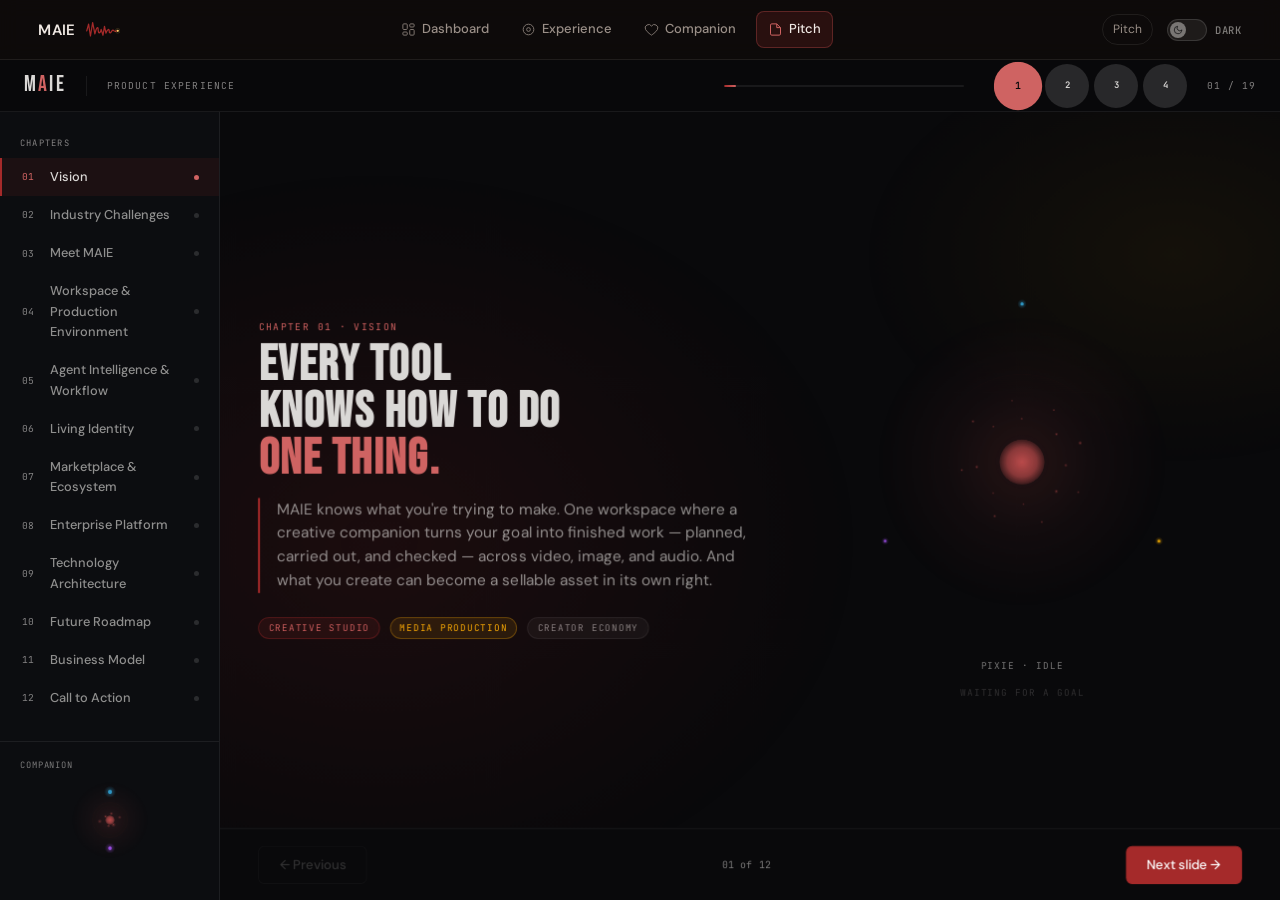
<file: pitch/index.html>
<!DOCTYPE html>
<html lang="en">
<head>
<script src="../assets/theme-init.js"></script>
<meta charset="UTF-8">
<meta name="viewport" content="width=device-width, initial-scale=1.0">
<title>MAIE — Product Experience</title>
<meta name="description" content="A 12-chapter walkthrough of the MAIE product: the gap it closes, the agent workspace, identity infrastructure, the token economy, and the roadmap ahead.">
<link rel="canonical" href="https://maietech.github.io/maie-experience-portal/pitch/">
<meta property="og:type" content="website">
<meta property="og:site_name" content="MAIE">
<meta property="og:title" content="MAIE — Product Experience">
<meta property="og:description" content="A 12-chapter walkthrough of the MAIE product: the gap it closes, the agent workspace, identity infrastructure, the token economy, and the roadmap ahead.">
<meta property="og:url" content="https://maietech.github.io/maie-experience-portal/pitch/">
<meta property="og:image" content="https://maietech.github.io/maie-experience-portal/assets/social-card-deck/og-pitch.png">
<meta name="twitter:card" content="summary_large_image">
<meta name="twitter:title" content="MAIE — Product Experience">
<meta name="twitter:description" content="A 12-chapter walkthrough of the MAIE product: the gap it closes, the agent workspace, identity infrastructure, the token economy, and the roadmap ahead.">
<meta name="twitter:image" content="https://maietech.github.io/maie-experience-portal/assets/social-card-deck/og-pitch.png">
<meta name="robots" content="index, follow">
<link rel="icon" href="../assets/favicon.svg" type="image/svg+xml">
<link rel="icon" href="../assets/favicon.ico" sizes="any">
<link rel="icon" href="../assets/favicon-32x32.png" type="image/png" sizes="32x32">
<link rel="icon" href="../assets/favicon-16x16.png" type="image/png" sizes="16x16">
<link rel="apple-touch-icon" href="../assets/apple-touch-icon.png">
<link rel="preconnect" href="https://fonts.googleapis.com">
<link rel="preconnect" href="https://fonts.gstatic.com" crossorigin>
<link href="https://fonts.googleapis.com/css2?family=Bebas+Neue&family=DM+Sans:wght@300;400;500;600;700&family=JetBrains+Mono:wght@400;500;600&display=swap" rel="stylesheet">
<link rel="stylesheet" href="../assets/maie-tokens.css">
<script src="../assets/maie-pixie.js"></script>
<script src="../assets/maie-scene-engine.js"></script>
<script src="../assets/maie-chapter-renderer.js"></script>
<script src="../assets/maie-chapters.js"></script>
<style>

/* ═══════════════════════════════════════════════════════
   DESIGN TOKENS
   --primary/--bg/--surface/--border/--text-*/--font-* etc. now come
   solely from /assets/maie-tokens.css (:root + [data-theme="light"]) —
   this used to redeclare them as hardcoded dark-only hex, which
   silently overrode tokens.css and made the theme toggle a no-op on
   this page (same-specificity, later-in-cascade local :root always
   won). Only pitch-specific, non-brand tokens live here now.
   ═══════════════════════════════════════════════════════ */
:root {
  --radius-sm: 6px;
  --radius:    10px;
  --radius-lg: 16px;
  --ease:      cubic-bezier(0.4,0,0.2,1);
  --spring:    cubic-bezier(0.34,1.56,0.64,1);
  /* Broadcast-grade asymmetric curve: fast attack, long settle. Reserved
     for scene-level cinematic moments (curtain, module enter, staggered
     reveals) — NOT for micro-interactions like buttons/hovers, which
     should stay on --ease so they feel immediate rather than floaty. */
  --ease-cinematic: cubic-bezier(0.16, 1, 0.3, 1);
  --z-curtain: 50;
  --z-topbar:  100;

  /* Letterbox bounds — keeps dense module content (timelines, tier
     stacks, diff tables) from over-expanding into an unfocused sprawl
     on ultra-wide boardroom displays. Applied via the aspect-ratio
     media query below, not unconditionally. */
  --stage-max-width: 1680px;
}


/* ═══════════════════════════════════════════════════════
   RESET + BASE
   ═══════════════════════════════════════════════════════ */
*, *::before, *::after { box-sizing: border-box; margin: 0; padding: 0; }
html, body {
  scroll-behavior: smooth;
  /* No page-level scroll — the scene engine owns navigation entirely. */
  overflow: hidden;
  height: 100%;
}
body {
  font-family: var(--font-ui);
  background: var(--bg);
  color: var(--text-1);
  line-height: 1.6;
}

/* ═══════════════════════════════════════════════════════
   SHELL LAYOUT
   ═══════════════════════════════════════════════════════ */
.shell {
  display: grid;
  grid-template-columns: 220px 1fr;
  grid-template-rows: auto 1fr;
  height: calc(100vh - var(--mnav-height, 60px));   /* fallback for browsers without dvh support */
  height: calc(100dvh - var(--mnav-height, 60px));  /* tracks the *visible* viewport as mobile toolbars collapse/expand */
  overflow: hidden;
}

/* ═══════════════════════════════════════════════════════
   TOP BAR
   ═══════════════════════════════════════════════════════ */
.topbar {
  grid-column: 1 / -1;
  height: 52px;
  background: var(--bg-glass);
  backdrop-filter: blur(16px);
  -webkit-backdrop-filter: blur(16px);
  border-bottom: 1px solid var(--border);
  display: flex;
  align-items: center;
  padding: 0 1.5rem;
  gap: 1.25rem;
  position: sticky;
  /* Relative to .shell's own scrollport, not the page — .shell already
     sits below the global nav in normal flow (and is sized to exclude
     it), so adding --mnav-height here double-counted it and pushed
     this bar down by an extra 60px even at rest. */
  top: 0;
  z-index: var(--z-topbar);
}

.topbar-wordmark {
  font-family: var(--font-display);
  font-size: 1.35rem;
  letter-spacing: 0.1em;
  color: var(--text-1);
  flex-shrink: 0;
}
.topbar-wordmark span { color: var(--primary-light); }

.topbar-divider {
  width: 1px;
  height: 20px;
  background: var(--border);
  flex-shrink: 0;
}

.topbar-label {
  font-family: var(--font-mono);
  font-size: 0.6rem;
  letter-spacing: 0.12em;
  text-transform: uppercase;
  color: var(--text-3);
}

.topbar-progress {
  flex: 1;
  height: 2px;
  background: var(--border);
  border-radius: 1px;
  overflow: hidden;
  max-width: 240px;
  margin-left: auto;
}
.topbar-progress-fill {
  height: 100%;
  background: linear-gradient(90deg, var(--primary), var(--primary-light));
  border-radius: 1px;
  transition: width 0.5s var(--ease);
}

.topbar-chapter-label {
  font-family: var(--font-mono);
  font-size: 0.6rem;
  letter-spacing: 0.1em;
  text-transform: uppercase;
  color: var(--text-3);
  white-space: nowrap;
}

/* ═══════════════════════════════════════════════════════
   NAVIGATION SIDEBAR
   ═══════════════════════════════════════════════════════ */
.sidenav {
  background: var(--bg-alt);
  border-right: 1px solid var(--border);
  padding: 1.5rem 0;
  position: sticky;
  /* Same fix as .topbar: relative to .shell, not the page — only the
     topbar's own 52px matters here, not --mnav-height again. */
  top: 52px;
  height: calc(100vh - var(--mnav-height, 60px) - 52px); /* fallback */
  height: calc(100dvh - var(--mnav-height, 60px) - 52px);
  overflow-y: auto;
  display: flex;
  flex-direction: column;
}

.sidenav-section {
  font-family: var(--font-mono);
  font-size: 0.55rem;
  letter-spacing: 0.14em;
  text-transform: uppercase;
  color: var(--text-3);
  padding: 0 1.25rem;
  margin-bottom: 0.5rem;
}

.nav-item {
  display: flex;
  align-items: center;
  gap: 10px;
  padding: 0.55rem 1.25rem;
  cursor: pointer;
  transition: background 0.15s var(--ease), color 0.15s var(--ease);
  border-left: 2px solid transparent;
  position: relative;
}

.nav-item:hover {
  background: rgba(255,255,255,0.03);
  color: var(--text-1);
}

.nav-item.active {
  background: rgba(165,42,42,0.1);
  border-left-color: var(--primary);
}

.nav-item-num {
  font-family: var(--font-mono);
  font-size: 0.6rem;
  color: var(--text-3);
  width: 18px;
  flex-shrink: 0;
}
.nav-item.active .nav-item-num { color: var(--primary-light); }

.nav-item-label {
  font-size: 0.8rem;
  font-weight: 500;
  color: var(--text-2);
  flex: 1;
}
.nav-item.active .nav-item-label { color: var(--text-1); }

.nav-item-dot {
  width: 5px;
  height: 5px;
  border-radius: 50%;
  background: var(--border-strong);
  flex-shrink: 0;
  transition: background 0.2s;
}
.nav-item.active .nav-item-dot { background: var(--primary-light); }
.nav-item.done .nav-item-dot { background: rgba(34,197,94,0.6); }

.sidenav-footer {
  margin-top: auto;
  padding: 1rem 1.25rem;
  border-top: 1px solid var(--border);
}
.sidenav-footer-label {
  font-family: var(--font-mono);
  font-size: 0.55rem;
  letter-spacing: 0.1em;
  text-transform: uppercase;
  color: var(--text-4);
  margin-bottom: 0.5rem;
}

/* Ambient pixie in sidebar footer */
/* ambient-pixie: 116px bitmap → 80px rendered = same visual as old 96px,
   but the 18% margin around it lets the aura/glow fall off naturally. */
#ambient-pixie { display: block; margin: 0 auto; width: 80px; height: auto; }

/* ═══════════════════════════════════════════════════════
   MAIN CONTENT AREA
   ═══════════════════════════════════════════════════════ */
.content {
  /* Viewport stage: exactly fills the grid cell below the topbar. */
  overflow: hidden;
  height: calc(100vh - var(--mnav-height, 60px) - 52px); /* fallback */
  height: calc(100dvh - var(--mnav-height, 60px) - 52px);
  position: relative;
}

/*
  Module wrapper — each scene fills the stage exactly.
  The scene engine mounts one .active at a time;
  all others are display:none, off-document.
  Flex layout flows header → scrollable body → sticky footer nav.
*/
.module {
  display: none;
  position: absolute;
  inset: 0;
  height: calc(100vh - var(--mnav-height, 60px) - 52px); /* fallback */
  height: calc(100dvh - var(--mnav-height, 60px) - 52px);
  flex-direction: column;
  overflow: hidden; /* outer clip is hard */
}
.module.active {
  display: flex;
  animation: mod-enter 0.6s var(--ease-cinematic) both;
  will-change: transform, opacity, filter;
}
.module.leaving {
  display: flex;
  animation: mod-leave 0.32s var(--ease) both;
  pointer-events: none;
  will-change: transform, opacity, filter;
}

/*
  Staggered reveal — a flat single fade reads as a slide deck; a beat
  between header and body reads as a directed shot. Header settles
  first, body follows close behind. Deliberately subtle (6px, short
  delays) so it supports the mod-enter blur/scale rather than
  competing with it. Respects prefers-reduced-motion via the existing
  global override further down this file.
*/
.module.active .mod-header {
  animation: mod-stagger-in 0.5s var(--ease-cinematic) 0.05s both;
}
.module.active .mod-body {
  animation: mod-stagger-in 0.5s var(--ease-cinematic) 0.14s both;
}
@keyframes mod-stagger-in {
  0%   { opacity: 0; transform: translateY(8px); }
  100% { opacity: 1; transform: translateY(0); }
}

/*
  .mod-body — the content region inside each scene.
  overflow-y:auto so scenes that are genuinely dense can still be
  scrolled by the reader without the outer page moving.
  This is intentional: we're preventing navigation from being a scroll;
  we're not forcing everything to be compressed to fit.
*/
.mod-body::-webkit-scrollbar { width: 4px; }
.mod-body::-webkit-scrollbar-track { background: transparent; }
.mod-body::-webkit-scrollbar-thumb { background: var(--border-strong); border-radius: 2px; }

@keyframes mod-enter {
  0%   { opacity: 0; transform: scale(1.012); filter: blur(8px); }
  100% { opacity: 1; transform: scale(1);     filter: blur(0); }
}
@keyframes mod-leave {
  0%   { opacity: 1; transform: scale(1);     filter: blur(0); }
  100% { opacity: 0; transform: scale(0.988); filter: blur(8px); }
}

/*
  Stage curtain — sits above all scenes, below the sidenav.
  The .flash class triggers the through-black animation.
  Timing: flash duration (620ms) must be ≥ TRANSITION_MS in
  maie-scene-engine.js. The 45% peak-opacity keyframe aligns with
  the 260ms midpoint where the incoming scene first paints.
*/
.stage-curtain {
  position: absolute;
  inset: 0;
  background: var(--bg);
  z-index: var(--z-curtain);
  pointer-events: none;
  opacity: 0;
}
.stage-curtain.flash {
  animation: curtain-flash 0.62s var(--ease-cinematic) both;
}
@keyframes curtain-flash {
  0%   { opacity: 0; }
  42%  { opacity: 1; }
  100% { opacity: 0; }
}

/* ═══════════════════════════════════════════════════════
   MODULE CHROME — shared header for every chapter
   ═══════════════════════════════════════════════════════ */
.mod-header {
  display: flex;
  align-items: flex-start;
  justify-content: space-between;
  padding: clamp(1rem, 3vh, 2.2rem) clamp(1.5rem, 3vw, 2.5rem) 0;
  gap: 2rem;
  flex-shrink: 0;
}

.mod-eyebrow {
  font-family: var(--font-mono);
  font-size: 0.6rem;
  letter-spacing: 0.14em;
  text-transform: uppercase;
  color: var(--primary-light);
  margin-bottom: 0.5rem;
}

.mod-title {
  font-family: var(--font-display);
  font-size: clamp(1.7rem, 3.4vh, 3.4rem);
  letter-spacing: 0.04em;
  text-transform: uppercase;
  color: var(--text-1);
  line-height: 1;
}

.mod-subtitle {
  font-size: clamp(0.78rem, 1.5vh, 0.9rem);
  color: var(--text-2);
  max-width: 480px;
  line-height: 1.55;
  margin-top: 0.5rem;
}

/* ═══════════════════════════════════════════════════════
   UNIFIED MODULE BODY
   ═══════════════════════════════════════════════════════ */
.mod-body {
  flex: 1 1 0;
  min-height: 0;
  overflow-y: auto;
  overflow-x: hidden;
  padding: clamp(0.875rem, 2vh, 2rem) clamp(1.5rem, 3vw, 2.5rem) clamp(1.5rem, 3vh, 2rem);
  display: flex;
  flex-direction: column;
  justify-content: flex-start; /* prevents top-clipping on tall scenes */
  gap: clamp(0.625rem, 1.4vh, 1.5rem);
  scrollbar-width: thin;
  scrollbar-color: var(--border-strong) transparent;
}

/* Short scenes self-center without clipping tall ones */
.scene {
  display: flex;
  flex-direction: column;
  gap: clamp(0.5rem, 1.2vh, 1.25rem);
  width: 100%;
  margin: auto 0;
}

/* Chapter nav footer */
.chapter-nav {
  display: flex;
  align-items: center;
  justify-content: space-between;
  padding: clamp(0.75rem, 1.8vh, 1.5rem) clamp(1.5rem, 3vw, 2.5rem);
  border-top: 1px solid var(--border);
  flex-shrink: 0;
}

.chapter-nav-btn {
  display: flex;
  align-items: center;
  gap: 8px;
  padding: 0.6rem 1.25rem;
  border-radius: var(--radius-sm);
  border: 1px solid var(--border-strong);
  background: transparent;
  color: var(--text-2);
  font-family: var(--font-ui);
  font-size: 0.82rem;
  font-weight: 500;
  cursor: pointer;
  transition: all 0.18s var(--ease);
}
.chapter-nav-btn:hover {
  border-color: var(--border-brand);
  color: var(--text-1);
  background: rgba(165,42,42,0.07);
}
.chapter-nav-btn.primary {
  background: var(--primary);
  border-color: var(--primary);
  color: #fff;
}
.chapter-nav-btn.primary:hover {
  background: var(--primary-light);
  border-color: var(--primary-light);
  box-shadow: 0 4px 16px var(--primary-glow);
}
.chapter-nav-btn:disabled {
  opacity: 0.3;
  pointer-events: none;
}

/*
  Letterbox containment — on ultra-wide boardroom displays (21:9+)
  the .module already fills the viewport edge-to-edge via inset:0,
  which is correct for the background/atmosphere but wrong for
  content: cards, timelines, and tier stacks stretch past their
  intentional focal width and the composition loses its center.
  This caps the three content bands at --stage-max-width and
  centers them, so the *frame* stays full-bleed while the *shot*
  stays composed. Narrower/standard displays are unaffected.
*/
@media (min-aspect-ratio: 21/9) {
  .mod-header, .mod-body, .chapter-nav {
    max-width: var(--stage-max-width);
    margin-left: auto;
    margin-right: auto;
    width: 100%;
  }
}

/* ═══════════════════════════════════════════════════════
   BLOCK VOCABULARY — flowSteps / tierStack / timeline /
   calloutBox / closingBlock
   Layout lives here, not as inline styles in the renderer.
   maie-chapter-renderer.js writes only structural classes +
   per-instance data-driven colors (theme/tier colors, echo
   colors) — those genuinely vary per config and have no home
   in a shared stylesheet, so they stay inline by design.
   ═══════════════════════════════════════════════════════ */

/* Flow steps */
.mod-flow-step { text-align: center; }
.mod-flow-step-box {
  background: var(--surface-card);
  border: 1px solid var(--border);
  border-radius: var(--radius);
  padding: 0.875rem 0.5rem;
  margin-bottom: 0.5rem;
  transition: border-color 0.2s var(--ease), box-shadow 0.2s var(--ease);
}
.mod-flow-step-box:hover {
  box-shadow: 0 0 16px var(--primary-glow);
}
.mod-flow-step-label {
  font-family: var(--font-display);
  font-size: 1rem;
  letter-spacing: 0.06em;
  text-transform: uppercase;
}
.mod-flow-step-desc {
  font-size: 0.7rem;
  color: var(--text-3);
  line-height: 1.4;
}
.mod-flow-arrow {
  display: flex;
  align-items: center;
  justify-content: center;
  padding-top: 0.5rem;
  color: var(--border-strong);
  font-size: 1.2rem;
}

/* Tier stack */
.mod-tier-stack {
  display: flex;
  flex-direction: column;
  border: 1px solid var(--border);
  border-radius: var(--radius);
  overflow: hidden;
}
.mod-tier {
  padding: 1rem 1.25rem;
  border-bottom: 1px solid var(--border);
}
.mod-tier:last-child { border-bottom: none; }
.mod-tier-label {
  font-family: var(--font-mono);
  font-size: 0.58rem;
  letter-spacing: 0.1em;
  text-transform: uppercase;
  margin-bottom: 0.25rem;
}
.mod-tier-title {
  font-size: 0.9rem;
  font-weight: 600;
  color: var(--text-1);
  margin-bottom: 0.25rem;
}
.mod-tier-body {
  font-size: 0.8rem;
  color: var(--text-2);
  line-height: 1.6;
}
.mod-tier-tags {
  display: flex;
  gap: 0.4rem;
  flex-wrap: wrap;
  margin-top: 0.6rem;
}

/* Timeline */
.mod-timeline { display: flex; flex-direction: column; }
.mod-timeline-row {
  display: flex;
  gap: 1.25rem;
  padding: 0.875rem 0;
  align-items: baseline;
  border-bottom: 1px solid var(--border);
}
.mod-timeline-row:last-child { border-bottom: none; }
.mod-timeline-horizon {
  font-family: var(--font-mono);
  font-size: 0.6rem;
  letter-spacing: 0.08em;
  color: var(--primary-light);
  width: 80px;
  flex-shrink: 0;
}
.mod-timeline-title {
  font-size: 0.82rem;
  font-weight: 500;
  color: var(--text-1);
  margin-bottom: 0.15rem;
}
.mod-timeline-desc {
  font-size: 0.75rem;
  color: var(--text-3);
  line-height: 1.5;
}

/* Callout box */
.mod-callout {
  border-radius: var(--radius);
  padding: 1.25rem 1.5rem;
  border: 1px solid var(--border);
  background: rgba(255,255,255,0.018);
}
.mod-callout--brand { background: rgba(165,42,42,0.06);  border-color: var(--border-brand); }
.mod-callout--warn   { background: rgba(255,180,0,0.06);  border-color: rgba(255,180,0,0.2); }
.mod-callout--ok     { background: rgba(34,197,94,0.06);  border-color: rgba(34,197,94,0.2); }
.mod-callout-label {
  font-family: var(--font-mono);
  font-size: 0.58rem;
  letter-spacing: 0.12em;
  text-transform: uppercase;
  color: var(--text-3);
  margin-bottom: 0.6rem;
}
.mod-callout-body {
  font-size: 0.82rem;
  color: var(--text-2);
  line-height: 1.7;
}

/* Closing block */
.mod-closing {
  background: rgba(165,42,42,0.07);
  border: 1px solid var(--border-brand);
  border-radius: var(--radius);
  padding: 2rem;
  text-align: center;
}
.mod-closing-eyebrow {
  font-family: var(--font-mono);
  font-size: 0.6rem;
  letter-spacing: 0.14em;
  text-transform: uppercase;
  color: var(--primary-light);
  margin-bottom: 1rem;
}
.mod-closing-headline {
  font-family: var(--font-display);
  font-size: clamp(1.4rem, 3vw, 2rem);
  letter-spacing: 0.04em;
  text-transform: uppercase;
  color: var(--text-1);
  line-height: 1.1;
  max-width: 640px;
  margin: 0 auto 1.25rem;
}
.mod-closing-body {
  font-size: 0.85rem;
  color: var(--text-2);
  line-height: 1.7;
  max-width: 560px;
  margin: 0 auto 1.5rem;
}
.mod-closing-pills {
  display: flex;
  gap: 0.625rem;
  justify-content: center;
  flex-wrap: wrap;
}

/* ═══════════════════════════════════════════════════════
   SHARED COMPONENTS
   ═══════════════════════════════════════════════════════ */
.card {
  background: var(--surface-card);
  border: 1px solid var(--border);
  border-radius: var(--radius);
  padding: clamp(0.75rem, 1.6vh, 1.25rem);
  transition: border-color 0.2s var(--ease);
}
.card:hover { border-color: var(--border-brand); }

.card-eyebrow {
  font-family: var(--font-mono);
  font-size: 0.58rem;
  letter-spacing: 0.12em;
  text-transform: uppercase;
  color: var(--text-3);
  margin-bottom: 0.35rem;
}

.card-title {
  font-size: clamp(0.82rem, 1.5vh, 0.95rem);
  font-weight: 600;
  color: var(--text-1);
  margin-bottom: 0.3rem;
  line-height: 1.25;
}

.card-body {
  font-size: clamp(0.72rem, 1.35vh, 0.82rem);
  color: var(--text-2);
  line-height: 1.5;
}

.pill {
  display: inline-flex;
  align-items: center;
  gap: 5px;
  font-family: var(--font-mono);
  font-size: 0.58rem;
  letter-spacing: 0.08em;
  text-transform: uppercase;
  padding: 3px 9px;
  border-radius: 20px;
  border: 1px solid;
}
.pill-brand {
  background: rgba(165,42,42,0.12);
  border-color: rgba(165,42,42,0.35);
  color: var(--primary-light);
}
.pill-accent {
  background: rgba(255,180,0,0.1);
  border-color: rgba(255,180,0,0.3);
  color: var(--accent);
}
.pill-muted {
  background: rgba(255,255,255,0.04);
  border-color: var(--border);
  color: var(--text-3);
}

.audience-pills {
  display: flex;
  gap: 6px;
  flex-wrap: wrap;
  margin: 6px 0 10px;
}
.audience-pill {
  display: inline-flex;
  align-items: center;
  font-family: var(--font-mono);
  font-size: 0.55rem;
  letter-spacing: 0.08em;
  text-transform: uppercase;
  padding: 2px 8px;
  border-radius: 20px;
  border: 1px solid;
  opacity: 0.85;
}

.divider {
  height: 1px;
  background: var(--border);
  margin: clamp(0.75rem, 1.6vh, 1.5rem) 0;
}

/* ═══════════════════════════════════════════════════════
   MODULE 01 — VISION
   ═══════════════════════════════════════════════════════ */
#mod-vision {
  flex: 1 1 auto;
  min-height: 0;
}

.vision-hero {
  display: grid;
  grid-template-columns: 1.2fr 1fr;
  gap: clamp(0.75rem, 2vh, 2rem);
  align-items: center;
  padding: clamp(0.75rem, 2vh, 2.5rem) clamp(1.5rem, 3vw, 2.5rem) 0;
  flex: 1 1 0;
  min-height: 0;
  position: relative;
  overflow: hidden;
}

.vision-hero::before {
  content: '';
  position: absolute;
  inset: 0;
  background:
    radial-gradient(ellipse 70% 80% at 15% 60%, rgba(165,42,42,0.12) 0%, transparent 65%),
    radial-gradient(ellipse 50% 50% at 90% 20%, rgba(255,180,0,0.05) 0%, transparent 60%);
  pointer-events: none;
}

.vision-tagline {
  font-family: var(--font-display);
  font-size: clamp(2rem, 5.5vh, 5rem);
  letter-spacing: 0.03em;
  text-transform: uppercase;
  color: var(--text-1);
  line-height: 0.95;
  position: relative;
  z-index: 1;
}
.vision-tagline em {
  font-style: normal;
  color: var(--primary-light);
  display: block;
}

.vision-deck {
  position: relative;
  z-index: 1;
  margin-top: clamp(0.75rem, 1.6vh, 1.5rem);
  max-width: 500px;
}

.vision-statement {
  font-size: clamp(0.82rem, 1.7vh, 1rem);
  color: var(--text-2);
  line-height: 1.55;
  border-left: 2px solid var(--primary);
  padding-left: 1rem;
}

.vision-pixie-wrap {
  display: flex;
  flex-direction: column;
  align-items: center;
  gap: 0.5rem;
  position: relative;
  z-index: 1;
  padding-top: 1rem;
  /* The canvas bitmap is 720×720 for glow breathing room.
     CSS max-width/max-height scales the rendered image back
     down to fit the grid cell — the extra pixels are invisible
     margin for the radial aura, not visual size. */
}

.vision-pixie-wrap canvas {
  width: 100%;
  max-width: clamp(280px, 42vh, 520px);
  height: auto;
}

.vision-pixie-label {
  font-family: var(--font-mono);
  font-size: 0.58rem;
  letter-spacing: 0.1em;
  text-transform: uppercase;
  color: var(--text-4);
  text-align: center;
}

.vision-pillars {
  display: grid;
  grid-template-columns: repeat(3,1fr);
  gap: 1rem;
  padding: 0 2.5rem;
  margin-top: 1rem;
}

.pillar {
  background: var(--surface-card);
  border: 1px solid var(--border);
  border-radius: var(--radius);
  padding: 1.25rem;
  position: relative;
  overflow: hidden;
  transition: border-color 0.2s var(--ease), transform 0.2s var(--ease);
  cursor: default;
}
.pillar:hover {
  border-color: var(--border-brand);
  transform: translateY(-2px);
}
.pillar::after {
  content: '';
  position: absolute;
  bottom: 0; left: 0; right: 0;
  height: 2px;
  border-radius: 0 0 var(--radius) var(--radius);
  opacity: 0;
  transition: opacity 0.2s;
}
.pillar:hover::after { opacity: 1; }
.pillar-1::after { background: var(--primary); }
.pillar-2::after { background: var(--accent); }
.pillar-3::after { background: rgba(168,85,247,0.8); }

.pillar-num {
  font-family: var(--font-mono);
  font-size: 2rem;
  font-weight: 600;
  color: var(--border-strong);
  line-height: 1;
  margin-bottom: 0.75rem;
  transition: color 0.2s;
}
.pillar:hover .pillar-num { color: var(--border-brand); }
.pillar-title {
  font-family: var(--font-display);
  font-size: 1.2rem;
  letter-spacing: 0.06em;
  text-transform: uppercase;
  color: var(--text-1);
  margin-bottom: 0.4rem;
}
.pillar-body { font-size: 0.8rem; color: var(--text-2); line-height: 1.6; }

.vision-problem {
  margin: 1.5rem 2.5rem 0;
  background: rgba(255,255,255,0.018);
  border: 1px solid var(--border);
  border-radius: var(--radius);
  padding: 1.25rem 1.5rem;
  display: grid;
  grid-template-columns: auto 1fr;
  gap: 1.25rem;
  align-items: center;
}
.vision-problem-label {
  font-family: var(--font-mono);
  font-size: 0.6rem;
  letter-spacing: 0.12em;
  text-transform: uppercase;
  color: var(--text-3);
  writing-mode: vertical-lr;
  transform: rotate(180deg);
}
.vision-problem-items {
  display: flex;
  flex-wrap: wrap;
  gap: 0.5rem;
}
.problem-tag {
  font-family: var(--font-mono);
  font-size: 0.7rem;
  padding: 5px 12px;
  border-radius: var(--radius-sm);
  background: rgba(239,68,68,0.07);
  border: 1px solid rgba(239,68,68,0.18);
  color: rgba(239,68,68,0.75);
  letter-spacing: 0.04em;
}

/* ═══════════════════════════════════════════════════════
   VISION SCENES 2-3 — mission bridge ("why does this exist")
   and values ("what MAIE believes"). Added per direction: this
   stays inside Chapter 01 rather than becoming a 13th chapter —
   it's a bridge between Midwest Media Alliance's mission and the
   MAIE product this deck otherwise covers, not new product content.
   ═══════════════════════════════════════════════════════ */
.mission-copy {
  font-size: clamp(0.82rem, 1.6vh, 0.95rem);
  color: var(--text-2);
  line-height: 1.65;
  max-width: 640px;
  margin-bottom: 0.85rem;
}
.mission-copy:last-of-type { margin-bottom: 0; }

.values-grid {
  display: grid;
  grid-template-columns: repeat(3,1fr);
  gap: 0.85rem;
  margin-top: 0.75rem;
}
.value-card { padding: 1.1rem; }
.value-name {
  font-family: var(--font-display);
  font-size: 1.05rem;
  letter-spacing: 0.04em;
  text-transform: uppercase;
  color: var(--text-1);
  margin-bottom: 0.15rem;
}
.value-role {
  font-family: var(--font-mono);
  font-size: 0.58rem;
  letter-spacing: 0.1em;
  text-transform: uppercase;
  color: var(--primary-light);
  margin-bottom: 0.5rem;
}

/* ═══════════════════════════════════════════════════════
   MODULE 03 — MEET MAIE (Platform anchor)
   ═══════════════════════════════════════════════════════ */
#mod-platform .mod-body {
  display: flex;
  flex-direction: column;
  gap: clamp(0.625rem, 1.4vh, 1.5rem);
}

/* Three pillar cards with live Pixie in center */
.platform-hero {
  display: grid;
  grid-template-columns: 1fr auto 1fr;
  gap: 1.25rem;
  align-items: start;
}

.platform-pixie-center {
  display: flex;
  flex-direction: column;
  align-items: center;
  gap: 0.5rem;
  padding: 0 0.5rem;
}
.platform-pixie-center canvas {
  /* 260px bitmap → 120px rendered: 2.17× stage-to-performer ratio gives
     the radial glow/aura ~70px of canvas to fall off naturally on each
     side before hitting the bitmap edge — no clipping at any phase energy. */
  width: 120px;
  height: auto;
}

.platform-pixie-phase {
  font-family: var(--font-mono);
  font-size: 0.58rem;
  letter-spacing: 0.1em;
  text-transform: uppercase;
  color: var(--text-3);
  text-align: center;
  transition: color 0.3s;
}
.platform-pixie-phase.active { color: var(--primary-light); }

.platform-pillar {
  background: var(--surface-card);
  border: 1px solid var(--border);
  border-radius: var(--radius);
  padding: 1.25rem;
  transition: border-color 0.2s, box-shadow 0.2s;
}
.platform-pillar.highlight {
  border-color: var(--border-brand);
  box-shadow: 0 0 0 1px rgba(165,42,42,0.15), 0 8px 24px rgba(0,0,0,0.3);
}

.platform-pillar-icon {
  font-size: 1.25rem;
  margin-bottom: 0.6rem;
}
.platform-pillar-title {
  font-family: var(--font-display);
  font-size: 1rem;
  letter-spacing: 0.06em;
  text-transform: uppercase;
  color: var(--text-1);
  margin-bottom: 0.35rem;
}
.platform-pillar-body {
  font-size: 0.78rem;
  color: var(--text-2);
  line-height: 1.6;
}

.platform-pillar-features {
  display: flex;
  flex-direction: column;
  gap: 4px;
  margin-top: 0.75rem;
}
.platform-feature-row {
  display: flex;
  align-items: center;
  gap: 7px;
  font-size: 0.73rem;
  color: var(--text-3);
  padding: 4px 0;
  border-bottom: 1px solid rgba(255,255,255,0.04);
  transition: color 0.2s;
}
.platform-feature-row:last-child { border-bottom: none; }
.platform-feature-row:hover { color: var(--text-2); }
.platform-feature-dot {
  width: 4px; height: 4px;
  border-radius: 50%;
  background: var(--primary);
  opacity: 0.6;
  flex-shrink: 0;
}

/* One-line thesis strip */
.platform-thesis {
  background: rgba(165,42,42,0.07);
  border: 1px solid var(--border-brand);
  border-radius: var(--radius);
  padding: clamp(0.875rem, 1.8vh, 1.25rem) clamp(1rem, 2vw, 1.5rem);
  display: flex;
  align-items: center;
  gap: 1.25rem;
}
.platform-thesis-quote {
  font-size: clamp(0.85rem, 1.6vh, 0.98rem);
  color: var(--text-1);
  line-height: 1.45;
  flex: 1;
}
.platform-thesis-quote strong {
  color: var(--primary-light);
  font-weight: 600;
}
.platform-thesis-source {
  font-family: var(--font-mono);
  font-size: 0.6rem;
  letter-spacing: 0.08em;
  text-transform: uppercase;
  color: var(--text-3);
  white-space: nowrap;
}

/* Differentiator table */
.diff-table {
  border: 1px solid var(--border);
  border-radius: var(--radius);
  overflow: hidden;
}
.diff-row {
  display: grid;
  grid-template-columns: 1.2fr 1fr 1fr 1fr;
  gap: 0;
  border-bottom: 1px solid var(--border);
}
.diff-row:last-child { border-bottom: none; }
.diff-row.header {
  background: rgba(255,255,255,0.025);
}
.diff-cell {
  padding: clamp(0.45rem, 1vh, 0.7rem) 1rem;
  font-size: clamp(0.7rem, 1.3vh, 0.78rem);
  color: var(--text-2);
  border-right: 1px solid var(--border);
}
.diff-cell:last-child { border-right: none; }
.diff-row.header .diff-cell {
  font-family: var(--font-mono);
  font-size: 0.58rem;
  letter-spacing: 0.1em;
  text-transform: uppercase;
  color: var(--text-3);
  font-weight: 600;
}
.diff-cell.maie {
  color: var(--primary-light);
  font-weight: 500;
}
.diff-check { color: rgba(34,197,94,0.8); }
.diff-x     { color: rgba(239,68,68,0.5); }

/* Stack proof */
.stack-row {
  display: flex;
  flex-wrap: wrap;
  gap: 0.5rem;
}
.stack-chip {
  font-family: var(--font-mono);
  font-size: 0.68rem;
  padding: 4px 10px;
  border-radius: 4px;
  background: rgba(255,255,255,0.04);
  border: 1px solid var(--border);
  color: var(--text-2);
  letter-spacing: 0.04em;
}
.stack-chip.highlight {
  background: rgba(165,42,42,0.1);
  border-color: var(--border-brand);
  color: var(--primary-light);
}

/* ═══════════════════════════════════════════════════════
   SCENE — sub-scene div wrapper (multi-scene chapters)
   Each .scene fills the full .mod-body area; only one is
   visible at a time, toggled by onSceneChange.
   ═══════════════════════════════════════════════════════ */
.scene {
  display: flex;
  flex-direction: column;
  gap: clamp(0.5rem, 1.2vh, 1.25rem);
  width: 100%;
}

/* ═══════════════════════════════════════════════════════
   SCENE DOTS — sub-scene progress indicator in topbar
   ═══════════════════════════════════════════════════════ */
#scene-dots {
  display: none; /* shown by JS when group.scenes.length > 1 */
  align-items: center;
  gap: 5px;
  margin-left: 0.75rem;
}
.scene-dot {
  /* Grown from a plain 6px tick to a 16px numbered chip so the scene
     number can be carved into the middle — these are navigation items
     (jump to a specific scene), not just a progress indicator, and the
     number makes that legible at a glance. box-sizing:content-box +
     padding + a background-clip restricted to that content box keeps
     the 44x44 tap target (touch-target audit via Playwright, viewport
     390x844) without the hit area itself looking oversized. */
  box-sizing: content-box;
  width: 16px;
  height: 16px;
  padding: 14px;
  background-clip: content-box;
  border-radius: 50%;
  background: var(--border-strong);
  border: none;
  cursor: pointer;
  transition: background 0.2s, transform 0.2s, color 0.2s;
  flex-shrink: 0;
  display: flex;
  align-items: center;
  justify-content: center;
  font-family: var(--font-mono);
  font-size: 9px;
  font-weight: 600;
  line-height: 1;
  /* Per-state number color, computed against each state's actual resolved
     fill (border-strong/text-3/primary-light composited over --bg, not
     the token's own nominal color) — no single fixed color clears 4.5:1
     against all three, since the default fill is dark-toned in dark mode
     but light-toned in light mode while hover/active invert that. */
  color: var(--text-1);
}
.scene-dot:hover { background: var(--text-3); color: var(--bg); transform: scale(1.15); }
.scene-dot.active { background: var(--primary-light); color: var(--bg); transform: scale(1.1); }

/* ── Renderer-generated grid classes (overridable by media queries) ── */
.card-grid {
  display: grid;
  gap: 1rem;
}
.card-grid--1 { grid-template-columns: 1fr; }
.card-grid--2 { grid-template-columns: repeat(2, 1fr); }
.card-grid--3 { grid-template-columns: repeat(3, 1fr); }

.raw-grid {
  display: grid;
  gap: 1rem;
}
.raw-grid--gap-sm { gap: 0.625rem; }
.raw-grid--2 { grid-template-columns: repeat(2, 1fr); }
.raw-grid--3 { grid-template-columns: repeat(3, 1fr); }
.raw-grid--4 { grid-template-columns: repeat(4, 1fr); }

/* flow-steps: N steps + (N-1) arrow dividers in alternating columns */
[class^="flow-steps"] {
  display: grid;
  gap: 0.5rem;
  align-items: start;
}
.flow-steps--3 { grid-template-columns: repeat(5, 1fr); } /* 3 steps + 2 arrows */
.flow-steps--5 { grid-template-columns: repeat(9, 1fr); } /* 5 steps + 4 arrows */

/* NLE callout — auto + content two-col on desktop */
.raw-callout-nle {
  margin-top: 1.5rem;
  background: rgba(255,255,255,0.018);
  border: 1px solid var(--border);
  border-radius: var(--radius);
  padding: 1.25rem 1.5rem;
  display: flex;
  gap: 1.5rem;
  align-items: flex-start;
}

/* ═══════════════════════════════════════════════════════
   COMING SOON MODULE STUBS
   ═══════════════════════════════════════════════════════ */
.stub-content {
  display: flex;
  flex-direction: column;
  align-items: center;
  justify-content: center;
  min-height: 50vh;
  gap: 1rem;
  padding: 3rem;
  text-align: center;
}
.stub-title {
  font-family: var(--font-display);
  font-size: 2rem;
  letter-spacing: 0.06em;
  text-transform: uppercase;
  color: var(--border-strong);
}
.stub-body { font-size: 0.82rem; color: var(--text-4); }

/* ═══════════════════════════════════════════════════════
   RESPONSIVE
   ═══════════════════════════════════════════════════════ */
/* ═══════════════════════════════════════════════════════
   MOBILE — ≤ 900px
   All desktop layout is preserved above this breakpoint.
   Below it the sidenav collapses, headers hide, grids
   stack, and padding compacts. Every override here is
   additive — the desktop experience is untouched.
   ═══════════════════════════════════════════════════════ */
@media (max-width: 900px) {

  /* ── Shell ─────────────────────────────────────────── */
  .shell {
    grid-template-columns: 1fr;
    grid-template-rows: auto auto 1fr;
  }

  /* ── Topbar ─────────────────────────────────────────── */
  .topbar { padding: 0 1rem; gap: 0.75rem; }
  .topbar-divider { display: none; }
  /* Static "Product Experience" label wastes space — hide it */
  .topbar > .topbar-label { display: none; }
  .topbar-progress { max-width: 120px; }
  .topbar-wordmark { font-size: 1.1rem; }

  /* ── Sidenav → horizontal chip strip ───────────────── */
  .sidenav {
    grid-column: 1 / -1;
    display: flex;
    flex-direction: row;
    height: auto;
    position: static;
    overflow-x: auto;
    overflow-y: hidden;
    padding: 0.375rem 0.75rem;
    gap: 0;
    border-right: none;
    border-bottom: 1px solid var(--border);
    /* Hide scrollbar visually — still scrollable */
    scrollbar-width: none;
    scroll-snap-type: x mandatory; /* magnetic chip scrolling */
    -webkit-overflow-scrolling: touch; /* momentum scroll on iOS */
  }
  .sidenav::-webkit-scrollbar { display: none; }
  .sidenav-section { display: none; }
  .sidenav-footer  { display: none; }

  .nav-item {
    /* Vertical padding bumped from 0.375rem — at 390px this was the
       active rule (touch-target audit via Playwright measured 285x34,
       under the 44px minimum); 0.75rem clears it with margin. */
    padding: 0.75rem 0.75rem;
    border-left: none;
    border-bottom: 2px solid transparent;
    white-space: nowrap;
    flex-shrink: 0;
    scroll-snap-align: start;
  }
  .nav-item.active {
    border-bottom-color: var(--primary);
    background: none;
  }
  .nav-item-dot { display: none; }

  /* ── Content stage ──────────────────────────────────── */
  .content { height: calc(100vh - 52px - 44px); } /* fallback */
  .content { height: calc(100dvh - 52px - 44px); } /* topbar + sidenav strip */
  .module  { height: calc(100vh - 52px - 44px); } /* fallback */
  .module  { height: calc(100dvh - 52px - 44px); }

  /* ── Module headers: topbar label takes over ────────── */
  .mod-header { display: none; }

  /* ── Module body ────────────────────────────────────── */
  .mod-body {
    gap: 0.625rem;
    padding: 0.75rem 1rem 0.75rem;
  }

  /* ── Chapter nav ────────────────────────────────────── */
  .chapter-nav {
    padding: 0.5rem 1rem;
    flex-wrap: wrap; /* prevent overflow when both labels are long */
    gap: 0.5rem;
  }
  .chapter-nav-btn {
    /* Vertical padding bumped from 0.45rem — at 390px this was the
       active rule (touch-target audit via Playwright measured 175x32,
       under the 44px minimum); 1rem clears it with margin. */
    padding: 1rem 0.875rem;
    font-size: 0.75rem;
    flex: 1; /* share the row evenly instead of forcing overflow */
    justify-content: center;
    min-width: 0; /* required for text-overflow to work inside a flex item */
    white-space: nowrap;
    overflow: hidden;
    text-overflow: ellipsis;
  }
  /* Pagination string ("01 of 12") gets its own row above the buttons
     instead of squeezing between two long labels. */
  .chapter-nav > span {
    width: 100%;
    text-align: center;
    order: -1;
    margin-bottom: 0.25rem;
  }

  /* ── Cards ──────────────────────────────────────────── */
  .card { padding: 0.875rem; }
  .card-title { font-size: 0.85rem; }
  .card-body  { font-size: 0.75rem; }

  /* ── Card grids: all collapse to 1 col on mobile ───── */
  .card-grid--1,
  .card-grid--2,
  .card-grid--3 {
    grid-template-columns: 1fr !important;
  }
  /* 2-col is acceptable on large phones in landscape */
  @media (min-width: 600px) {
    .card-grid--2 { grid-template-columns: 1fr 1fr !important; }
    .card-grid--3 { grid-template-columns: 1fr 1fr !important; }
  }

  /* ── Raw grids: same collapsing rules ───────────────── */
  .raw-grid--2,
  .raw-grid--3,
  .raw-grid--4 {
    grid-template-columns: 1fr !important;
  }
  @media (min-width: 600px) {
    .raw-grid--2 { grid-template-columns: 1fr 1fr !important; }
    .raw-grid--3 { grid-template-columns: 1fr 1fr !important; }
    .raw-grid--4 { grid-template-columns: 1fr 1fr !important; }
  }

  /* ── Flow steps: vertical stack ────────────────────── */
  [class^="flow-steps"] {
    display: flex !important;
    flex-direction: column;
    gap: 0.5rem;
  }
  /* Hide the arrow dividers between steps on mobile */
  [class^="flow-steps"] > div:nth-child(even) { display: none; }

  /* ── Vision ─────────────────────────────────────────── */
  .vision-hero {
    grid-template-columns: 1fr;
    padding: 1rem 1rem 0;
    gap: 0.75rem;
  }
  .vision-pixie-wrap { display: none; }
  .vision-tagline    { font-size: clamp(1.6rem, 6vw, 2.4rem); }
  .vision-statement  { font-size: 0.82rem; }
  .vision-pillars    { grid-template-columns: 1fr; gap: 0.5rem; }
  .pillar            { padding: 0.875rem; }
  .pillar-num        { font-size: 1.2rem; margin-bottom: 0.35rem; }
  .pillar-title      { font-size: 0.9rem; }
  .pillar-body       { font-size: 0.75rem; }
  .vision-problem    {
    grid-template-columns: 1fr;
    padding: 0.75rem;
    margin: 0;
  }
  .vision-problem-label { display: none; }
  .values-grid { grid-template-columns: 1fr; gap: 0.5rem; }
  .value-card  { padding: 0.875rem; }

  /* ── Platform ───────────────────────────────────────── */
  .platform-hero         { grid-template-columns: 1fr; }
  .platform-pixie-center { display: none; }
  .platform-pillar       { padding: 0.875rem; }

  /* ── Differentiator table ───────────────────────────── */
  .diff-table           { font-size: 0.72rem; }
  .diff-row             { grid-template-columns: 1fr 1fr; }
  .diff-row .diff-cell:nth-child(n+3) { display: none; }
  .diff-row.header .diff-cell:nth-child(n+3) { display: none; }
  .diff-cell            { padding: 0.35rem 0.5rem; }

  /* ── Thesis block ───────────────────────────────────── */
  .platform-thesis       { padding: 0.75rem 1rem; gap: 0.5rem; }
  .platform-thesis-quote { font-size: 0.8rem; }

  /* ── Stack chips ────────────────────────────────────── */
  .stack-chip { font-size: 0.62rem; padding: 3px 7px; }

  /* ── Audience pills ─────────────────────────────────── */
  .audience-pill { font-size: 0.5rem; padding: 2px 6px; }

  /* ── Tier stack ─────────────────────────────────────── */
  .tier-stack > div { padding: 0.75rem 1rem; }

  /* ── Timeline ───────────────────────────────────────── */
  .timeline-row { gap: 0.75rem; }

  /* ── NLE callout ────────────────────────────────────── */
  /* Desktop is a flex row with a fixed-width "NLE" glyph column beside the
     body text; on narrow screens that row crushes the text or blows out
     the viewport. There was no mobile override for this at all. */
  .raw-callout-nle {
    flex-direction: column;
    gap: 1rem;
    padding: 1rem;
  }
  .raw-callout-nle > div:first-child {
    font-size: 1.4rem !important; /* the 2rem desktop glyph is oversized once stacked */
  }

  /* ── Closing block ──────────────────────────────────── */
  .closing-block { padding: 1.25rem; }

  /* ── Scene dots ─────────────────────────────────────── */
  #scene-dots { margin-left: 0.5rem; }
  /* Was shrinking the tap target further on narrow viewports; the base
     rule's 44x44 hit target (padding + content-box) is unaffected by
     this breakpoint now, only the visual dot would have — dropped since
     6px vs 5px isn't visually meaningful and this was actively working
     against the touch-target minimum on the viewport that needs it most. */
}

@media (prefers-reduced-motion: reduce) {
  .module, .pillar, .card { animation: none !important; transition: none !important; }
}

</style>
</head>
<body data-nav="pitch">

<style>
  :root {
    /* --mnav-* tokens now come from /assets/maie-tokens.css (single source of truth) */
  }

  .mnav {
    position: sticky;
    top: 0;
    z-index: 1000;
    height: var(--mnav-height);
    display: flex;
    align-items: center;
    justify-content: space-between;
    padding: 0 clamp(16px, 3vw, 40px);
    background: var(--mnav-bg);
    backdrop-filter: blur(10px);
    -webkit-backdrop-filter: blur(10px);
    border-bottom: 1px solid var(--mnav-border);
    font-family: var(--mnav-font);
  }

  .mnav-brand {
    display: flex;
    align-items: center;
    gap: 10px;
    text-decoration: none;
    color: var(--mnav-text);
    flex-shrink: 0;
    /* Vertical padding pads the tap target to 44px tall (measured at
       390px width: was 21-24px) without inflating the visible logo/
       wordmark -- touch-target audit via Playwright, viewport 390x844. */
    padding: 12px 0;
    margin: -12px 0;
  }
  .mnav-brand svg { display: block; }
  .mnav-logo { width: 34px; height: auto; flex-shrink: 0; }
  .mnav-brand-word {
    font-size: 15px;
    font-weight: 600;
    letter-spacing: 0.02em;
  }

  .mnav-links {
    display: flex;
    align-items: center;
    gap: clamp(4px, 1.5vw, 8px);
  }
  .mnav-link {
    display: flex;
    align-items: center;
    gap: 6px;
    padding: 8px 12px;
    border-radius: 8px;
    font-size: 13px;
    font-weight: 500;
    color: var(--mnav-muted);
    text-decoration: none;
    white-space: nowrap;
    transition: background .15s, color .15s;
  }
  .mnav-link svg { width: 15px; height: 15px; flex-shrink: 0; opacity: 0.8; }
  .mnav-link:hover { color: var(--mnav-text); background: rgba(255,255,255,0.05); }
  .mnav-link.active {
    color: var(--mnav-text);
    background: rgba(165,42,42,0.18);
    box-shadow: inset 0 0 0 1px rgba(194,78,78,0.35);
  }
  .mnav-link.active svg { opacity: 1; color: var(--mnav-brand-light); }

  .mnav-right {
    display: flex;
    align-items: center;
    gap: 10px;
    flex-shrink: 0;
  }
  .mnav-context {
    font-size: 12px;
    color: var(--mnav-muted);
    padding: 5px 10px;
    border: 1px solid var(--mnav-border);
    border-radius: 999px;
  }

  .mnav-toggle {
    display: none;
    background: none;
    border: 1px solid var(--mnav-border);
    border-radius: 8px;
    width: 44px;
    height: 44px;
    align-items: center;
    justify-content: center;
    color: var(--mnav-text);
    cursor: pointer;
  }

  .mnav-overlay {
    display: none;
    position: fixed;
    inset: var(--mnav-height) 0 0 0;
    z-index: 999;
    background: #0b0908;
    padding: 24px clamp(16px, 6vw, 40px);
  }
  .mnav-overlay.open { display: flex; flex-direction: column; gap: 4px; }
  .mnav-overlay .mnav-link { font-size: 16px; padding: 14px 12px; }

  @media (max-width: 720px) {
    .mnav-links { display: none; }
    .mnav-toggle { display: flex; }
    .mnav-context { display: none; }
  }
  .sr-only {
    position: absolute; width: 1px; height: 1px;
    padding: 0; margin: -1px; overflow: hidden;
    clip: rect(0,0,0,0); white-space: nowrap; border: 0;
  }
</style>

<nav class="mnav" aria-label="MAIE global navigation">
  <a class="mnav-brand" href="../">
    <span class="mnav-brand-word">MAIE</span>
    <svg class="mnav-logo" viewBox="0 0 92 56" fill="none" stroke="#A52A2A" stroke-width="3.4" stroke-linecap="round" stroke-linejoin="round" xmlns="http://www.w3.org/2000/svg" aria-hidden="true">
      <path d="M 2,32 L 7,14 L 12,46 L 18,10 L 24,40
               C 29,20 33,20 33,30 C 33,40 39,40 41,28
               L 46,44 L 50,20 L 54,38
               C 58,26 63,26 63,34 C 63,40 68,38 70,32
               Q 73,29 76,32 T 84,32"/>
      <circle cx="86" cy="32" r="3" fill="#FFD166" stroke="none"/>
      <circle cx="86" cy="32" r="6.5" fill="none" stroke="#FFD166" stroke-width="1" opacity="0.4"/>
    </svg>
  </a>

  <div class="mnav-links" id="mnav-links">
    <a class="mnav-link" data-nav="dashboard" href="../dashboard/">
      <svg viewBox="0 0 24 24" fill="none" stroke="currentColor" stroke-width="1.6"><rect x="3" y="3" width="7" height="9" rx="1.5"/><rect x="14" y="3" width="7" height="5" rx="1.5"/><rect x="14" y="12" width="7" height="9" rx="1.5"/><rect x="3" y="16" width="7" height="5" rx="1.5"/></svg>
      Dashboard
    </a>
    <a class="mnav-link" data-nav="experience" href="../pixie/">
      <svg viewBox="0 0 24 24" fill="none" stroke="currentColor" stroke-width="1.6"><circle cx="12" cy="12" r="8.5"/><circle cx="12" cy="12" r="3"/></svg>
      Experience
    </a>
    <a class="mnav-link" data-nav="companion" href="../pixie-framework/">
      <svg viewBox="0 0 24 24" fill="none" stroke="currentColor" stroke-width="1.6"><path d="M12 21s-7-4.4-9.5-9A5.5 5.5 0 0 1 12 6.5 5.5 5.5 0 0 1 21.5 12c-2.5 4.6-9.5 9-9.5 9Z"/></svg>
      Companion
    </a>
    <a class="mnav-link" data-nav="pitch" href="../pitch/">
      <svg viewBox="0 0 24 24" fill="none" stroke="currentColor" stroke-width="1.6"><path d="M4 19V5a2 2 0 0 1 2-2h8l6 6v10a2 2 0 0 1-2 2H6a2 2 0 0 1-2-2Z"/><path d="M14 3v6h6"/></svg>
      Pitch
    </a>
  </div>

  <div class="mnav-right">
    <span class="mnav-context" id="mnav-context"></span>
    <button class="mnav-theme-toggle" id="mnav-theme-toggle" type="button">
      <span class="mnav-theme-track">
        <span class="mnav-theme-thumb" id="mnav-theme-thumb"></span>
      </span>
      <span class="mnav-theme-label" id="mnav-theme-label"></span>
    </button>
    <button class="mnav-toggle" id="mnav-toggle" aria-label="Open menu" aria-expanded="false">
      <svg width="18" height="18" viewBox="0 0 24 24" fill="none" stroke="currentColor" stroke-width="2"><path d="M3 6h18M3 12h18M3 18h18"/></svg>
    </button>
  </div>
</nav>

<div class="mnav-overlay" id="mnav-overlay"></div>

<script>
(function () {
  var current = document.body.getAttribute('data-nav');
  document.querySelectorAll('.mnav-link[data-nav]').forEach(function (el) {
    if (current && el.getAttribute('data-nav') === current) {
      el.classList.add('active');
      var label = el.textContent.trim();
      var ctx = document.getElementById('mnav-context');
      if (ctx) ctx.textContent = label;
    }
  });

  var SUN_ICON  = '<svg viewBox="0 0 24 24" fill="none" stroke="currentColor" stroke-width="2" stroke-linecap="round"><circle cx="12" cy="12" r="4"/><path d="M12 2v2M12 20v2M4.93 4.93l1.41 1.41M17.66 17.66l1.41 1.41M2 12h2M20 12h2M4.93 19.07l1.41-1.41M17.66 6.34l1.41-1.41"/></svg>';
  var MOON_ICON = '<svg viewBox="0 0 24 24" fill="none" stroke="currentColor" stroke-width="2" stroke-linecap="round" stroke-linejoin="round"><path d="M21 12.79A9 9 0 1 1 11.21 3 7 7 0 0 0 21 12.79Z"/></svg>';

  var themeBtn = document.getElementById('mnav-theme-toggle');
  var themeThumb = document.getElementById('mnav-theme-thumb');
  var themeLabel = document.getElementById('mnav-theme-label');

  function renderTheme() {
    var isDark = document.documentElement.getAttribute('data-theme') !== 'light';
    if (themeThumb) themeThumb.innerHTML = isDark ? MOON_ICON : SUN_ICON;
    if (themeLabel) themeLabel.textContent = isDark ? 'Dark' : 'Light';
    if (themeBtn) {
      var next = isDark ? 'light' : 'dark';
      themeBtn.setAttribute('aria-label', 'Switch to ' + next + ' mode');
      themeBtn.setAttribute('title', 'Switch to ' + next + ' mode');
    }
  }
  renderTheme();

  if (themeBtn) {
    themeBtn.addEventListener('click', function () {
      var isDark = document.documentElement.getAttribute('data-theme') !== 'light';
      var next = isDark ? 'light' : 'dark';
      document.documentElement.setAttribute('data-theme', next);
      try { localStorage.setItem('maie-theme', next); } catch (e) {}
      renderTheme();
    });
  }

  var toggle = document.getElementById('mnav-toggle');
  var overlay = document.getElementById('mnav-overlay');
  var linksSrc = document.getElementById('mnav-links');
  if (toggle && overlay && linksSrc) {
    overlay.innerHTML = linksSrc.innerHTML;
    toggle.addEventListener('click', function () {
      var open = overlay.classList.toggle('open');
      toggle.setAttribute('aria-expanded', open ? 'true' : 'false');
    });
    overlay.querySelectorAll('a').forEach(function (a) {
      a.addEventListener('click', function () { overlay.classList.remove('open'); });
    });
    // Escape and click-away close the overlay too — axe-core/Playwright's
    // keyboard walkthrough found only the link-click and re-toggle paths
    // worked before this, leaving keyboard users with no way to dismiss
    // the open menu without tabbing through every link first.
    overlay.addEventListener('click', function (e) {
      if (e.target === overlay) {
        overlay.classList.remove('open');
        toggle.setAttribute('aria-expanded', 'false');
      }
    });
    document.addEventListener('keydown', function (e) {
      if (e.key === 'Escape' && overlay.classList.contains('open')) {
        overlay.classList.remove('open');
        toggle.setAttribute('aria-expanded', 'false');
        toggle.focus();
      }
    });
  }
})();
</script>


<div class="shell">

  <header class="topbar">
    <span class="topbar-wordmark">M<span>A</span>IE</span>
    <div class="topbar-divider"></div>
    <span class="topbar-label">Product Experience</span>
    <div class="topbar-progress" style="margin-left:auto;">
      <div class="topbar-progress-fill" id="progress-fill" style="width:12%;"></div>
    </div>
    <div id="scene-dots" role="tablist" aria-label="Scene progress"></div>
    <span class="topbar-chapter-label" id="progress-label" aria-live="polite" aria-atomic="true">01 / 12</span>
  </header>

  <nav class="sidenav" aria-label="Chapter navigation">
    <div class="sidenav-section">Chapters</div>

    <div id="sidenav-items"><!-- populated at runtime from MODULE_ORDER + chapter labels --></div>

    <div class="sidenav-footer">
      <div class="sidenav-footer-label">Companion</div>
      <canvas id="ambient-pixie" width="116" height="116" aria-label="MAIE Pixie companion in ambient mode" role="img"></canvas>
    </div>

  </nav>

  <main class="content" id="content">
    <!-- Persistent page h1 — the deck's only other h1 candidate
         (.vision-tagline, now h2) lives inside vision-0's scene div and
         gets display:none whenever any other scene/chapter is active,
         which left every scene but the very first with no h1 in the
         accessibility tree (axe-core: page-has-heading-one). This one
         never gets hidden. -->
    <h1 class="sr-only">MAIE — Product Experience Pitch Deck</h1>
    <!-- Cinematic transition curtain — toggled by SceneEngine -->
    <div id="stage-curtain" class="stage-curtain" aria-hidden="true"></div>

    <section class="module active" id="mod-vision" aria-label="Chapter 01: Vision">

      <!-- SCENE 0: Hero & Pixie — full viewport, nothing competing for space -->
      <div class="scene" data-scene-id="vision-0" style="flex:1;min-height:0;display:flex;flex-direction:column;">
        <div class="vision-hero" style="flex:1;min-height:0;">
          <div>
            <div class="mod-eyebrow">Chapter 01 · Vision</div>
            <h2 class="vision-tagline">
              Every tool<br>
              knows how to do<br>
              <em>one thing.</em>
            </h2>
            <div class="vision-deck">
              <p class="vision-statement">
                MAIE knows what you're trying to make. One workspace where a creative companion turns your goal into finished work — planned, carried out, and checked — across video, image, and audio. And what you create can become a sellable asset in its own right.
              </p>
            </div>
            <div style="margin-top:1.5rem; display:flex; gap:0.625rem; flex-wrap:wrap;">
              <span class="pill pill-brand">Creative Studio</span>
              <span class="pill pill-accent">Media Production</span>
              <span class="pill pill-muted">Creator Economy</span>
            </div>
          </div>

          <div class="vision-pixie-wrap">
            <canvas id="vision-pixie" width="720" height="720" aria-label="MAIE Pixie in idle state" role="img"></canvas>
            <span class="vision-pixie-label">Pixie · idle</span>
            <span class="vision-pixie-label" style="margin-top:0.25rem; color:rgba(232,230,227,0.18);">waiting for a goal</span>
          </div>
        </div>
      </div>

      <!-- SCENE 1: Three pillars + The gap — full viewport, uncompressed -->
      <div class="scene" data-scene-id="vision-1" style="display:none;flex:1;min-height:0;flex-direction:column;">
        <div class="mod-header">
          <div>
            <div class="mod-eyebrow">Chapter 01 · Vision</div>
            <h2 class="mod-title">Three pillars.</h2>
            <p class="mod-subtitle">Everything MAIE does flows from one of these — and only MAIE does all three together.</p>
          </div>
        </div>
        <div class="mod-body">
          <div class="vision-pillars" style="padding:0;margin-bottom:clamp(0.75rem,1.8vh,1.5rem);">
            <div class="pillar pillar-1">
              <div class="pillar-num">01</div>
              <div class="pillar-title">Workspace</div>
              <div class="pillar-body">Projects, media files, and processing state — the same mental model an editor already has, now with a planning layer on top.</div>
            </div>
            <div class="pillar pillar-2">
              <div class="pillar-num">02</div>
              <div class="pillar-title">Intelligence</div>
              <div class="pillar-body">An agent that converts plain-language goals into concrete, inspectable, risk-gated sequences of tool calls. The creative flow, built right into the product.</div>
            </div>
            <div class="pillar pillar-3">
              <div class="pillar-num">03</div>
              <div class="pillar-title">Identity</div>
              <div class="pillar-body">A living creative presence that mirrors what's happening in real time, accumulates reputation, and travels with the creator across every context they work in.</div>
            </div>
          </div>

          <div class="vision-problem">
            <span class="vision-problem-label">The gap</span>
            <div class="vision-problem-items">
              <span class="problem-tag">Fragmented tools</span>
              <span class="problem-tag">Disconnected AI</span>
              <span class="problem-tag">Manual glue-work</span>
              <span class="problem-tag">Creative silos</span>
              <span class="problem-tag">No persistent identity</span>
              <span class="problem-tag">Lost institutional knowledge</span>
            </div>
          </div>
        </div>
      </div>

      <!-- SCENE 2: Why MAIE exists — mission bridge, not a new chapter.
           Midwest Media Alliance is the broader mission; MAIE is the
           technology ecosystem built to advance it; this deck is the
           ecosystem's front door. See CSS block above for context. -->
      <div class="scene" data-scene-id="vision-2" style="display:none;flex:1;min-height:0;flex-direction:column;">
        <div class="mod-header">
          <div>
            <div class="mod-eyebrow">Chapter 01 · Vision</div>
            <h2 class="mod-title">Why MAIE exists.</h2>
            <p class="mod-subtitle">Empowering media excellence through shared innovation.</p>
          </div>
        </div>
        <div class="mod-body">
          <p class="mission-copy">We believe that independent creators and media organizations should have access to the advanced AI capabilities and infrastructure needed to compete, innovate, and create at the highest level.</p>
          <p class="mission-copy">MAIE exists to democratize access to that technology. We are building an ecosystem where intelligence, creative workflows, institutional knowledge, and technological resources can become shared, reusable assets — allowing the value of innovation to extend beyond the individual or organization that created it. Our goal is to ensure that innovation is driven by talent and vision, not limited by access to capital or infrastructure.</p>
          <p class="mission-copy">Through its ecosystem of AI-powered workflows, shared intelligence, media analysis, creator tools, and collaborative marketplaces, MAIE is building the infrastructure for a more connected and capable creative industry.</p>

          <div class="platform-thesis" style="margin-top:1rem;">
            <div class="platform-thesis-quote">
              <span class="card-eyebrow" style="display:block;margin-bottom:0.4rem;">Our mission partner</span>
              This mission aligns closely with the work of the <strong>Midwest Media Alliance</strong>, whose commitment to empowering media professionals and fostering creativity reflects a shared belief: the future of media should be more accessible, collaborative, and innovative. Together, we are working toward an ecosystem where advanced technology can serve not only the largest organizations, but also the independent creators, emerging professionals, educators, nonprofits, and communities that make the media industry stronger.
            </div>
          </div>
        </div>
      </div>

      <!-- SCENE 3: What MAIE believes — operating philosophy, kept to
           the same six values validated with the team rather than
           generic corporate values. -->
      <div class="scene" data-scene-id="vision-3" style="display:none;flex:1;min-height:0;flex-direction:column;">
        <div class="mod-header">
          <div>
            <div class="mod-eyebrow">Chapter 01 · Vision</div>
            <h2 class="mod-title">What MAIE believes.</h2>
            <p class="mod-subtitle">The operating philosophy behind every line of code and every user interaction.</p>
          </div>
        </div>
        <div class="mod-body">
          <div class="values-grid">
            <div class="pillar value-card">
              <div class="value-name">Empowerment</div>
              <div class="value-role">What MAIE enables</div>
              <div class="pillar-body">Expanding access to capabilities that enable media organizations and creators to execute ambitious visions.</div>
            </div>
            <div class="pillar value-card">
              <div class="value-name">Collaboration</div>
              <div class="value-role">How MAIE works</div>
              <div class="pillar-body">Building a connected ecosystem where knowledge, technology, and resources are seamlessly shared.</div>
            </div>
            <div class="pillar value-card">
              <div class="value-name">Accessibility</div>
              <div class="value-role">Who MAIE serves</div>
              <div class="pillar-body">Reducing barriers to participation in advanced media and AI infrastructure so budget size does not dictate capability.</div>
            </div>
            <div class="pillar value-card">
              <div class="value-name">Media Excellence</div>
              <div class="value-role">The standard MAIE upholds</div>
              <div class="pillar-body">Encouraging uncompromisingly high standards in craft, technology, creativity, and execution.</div>
            </div>
            <div class="pillar value-card">
              <div class="value-name">Responsible Progress</div>
              <div class="value-role">How MAIE governs</div>
              <div class="pillar-body">Advancing AI through transparent, risk-gated systems that strengthen the people using the technology, rather than treating automation as an end in itself.</div>
            </div>
            <div class="pillar value-card">
              <div class="value-name">Innovation</div>
              <div class="value-role">How MAIE builds</div>
              <div class="pillar-body">Advancing practical, reliable applications of emerging technology to solve real production friction.</div>
            </div>
          </div>
        </div>
      </div>

      <div class="chapter-nav">
        <button class="chapter-nav-btn" disabled>← Previous</button>
        <span style="font-family:var(--font-mono); font-size:0.62rem; color:var(--text-4);">01 of 12</span>
        <button class="chapter-nav-btn primary" onclick="if(window.__engine)window.__engine.next();">Next →</button>
      </div>
    </section>



    <section class="module" id="mod-platform" aria-label="Chapter 03: Meet MAIE">

      <!-- SCENE 0: Three-pillar hero with live Pixie -->
      <div class="scene" data-scene-id="platform-0" style="flex:1;min-height:0;display:flex;flex-direction:column;">
        <div class="mod-header">
          <div>
            <div class="mod-eyebrow">Chapter 03 · The Platform</div>
            <h2 class="mod-title">Meet MAIE</h2>
            <p class="mod-subtitle">One operating system for creative media production. Three pillars. One coherent product.</p>
          </div>
        </div>
        <div class="mod-body">
          <div class="platform-hero">

            <div class="platform-pillar" id="pp-workspace">
              <div class="platform-pillar-icon">⬡</div>
              <div class="platform-pillar-title">Workspace</div>
              <div class="platform-pillar-body">Projects as the organizing unit. Media files, processing state, agent history, and marketplace assets all share one frame of reference.</div>
              <div class="platform-pillar-features">
                <div class="platform-feature-row"><span class="platform-feature-dot"></span>Project-scoped media library</div>
                <div class="platform-feature-row"><span class="platform-feature-dot"></span>Image Hub + Google Photos import</div>
                <div class="platform-feature-row"><span class="platform-feature-dot"></span>Live activity feed</div>
                <div class="platform-feature-row"><span class="platform-feature-dot"></span>Light / dark theme system</div>
                <div class="platform-feature-row"><span class="platform-feature-dot"></span>File lifecycle tracking</div>
              </div>
            </div>

            <div class="platform-pixie-center">
              <canvas id="platform-pixie" width="260" height="260" aria-label="MAIE Pixie cycling through workflow phases" role="img"></canvas>
              <div class="platform-pixie-phase" id="pp-phase-label">idle</div>
              <div style="display:flex; flex-direction:column; gap:5px; margin-top:0.75rem; width:100%;">
                <div id="pp-phase-btn-0" class="platform-feature-row" style="justify-content:center; cursor:pointer; padding:6px; border-radius:var(--radius-sm); background:rgba(165,42,42,0.12); border:1px solid var(--border-brand); color:var(--primary-light);" onclick="setPPPhase(0)">Workspace</div>
                <div id="pp-phase-btn-1" class="platform-feature-row" style="justify-content:center; cursor:pointer; padding:6px; border-radius:var(--radius-sm);" onclick="setPPPhase(1)">Intelligence</div>
                <div id="pp-phase-btn-2" class="platform-feature-row" style="justify-content:center; cursor:pointer; padding:6px; border-radius:var(--radius-sm);" onclick="setPPPhase(2)">Identity</div>
              </div>
            </div>

            <div class="platform-pillar" id="pp-intelligence" style="display:none;">
              <div class="platform-pillar-icon">◈</div>
              <div class="platform-pillar-title">Intelligence</div>
              <div class="platform-pillar-body">A planning agent that converts a natural-language goal into a concrete, inspectable, risk-gated sequence of tool calls, then carries it out.</div>
              <div class="platform-pillar-features">
                <div class="platform-feature-row"><span class="platform-feature-dot"></span>Natural language goal input</div>
                <div class="platform-feature-row"><span class="platform-feature-dot"></span>Risk-gated approval flow</div>
                <div class="platform-feature-row"><span class="platform-feature-dot"></span>Transparent, step-by-step progress</div>
                <div class="platform-feature-row"><span class="platform-feature-dot"></span>Partial-success handling</div>
                <div class="platform-feature-row"><span class="platform-feature-dot"></span>Agent plan → marketplace asset</div>
              </div>
            </div>

            <div class="platform-pillar" id="pp-identity" style="display:none;">
              <div class="platform-pillar-icon">◎</div>
              <div class="platform-pillar-title">Identity</div>
              <div class="platform-pillar-body">A living creative presence. Reputation, real-time state, and history that persist across every session, fully customizable and portable.</div>
              <div class="platform-pillar-features">
                <div class="platform-feature-row"><span class="platform-feature-dot"></span>Three-tier identity architecture</div>
                <div class="platform-feature-row"><span class="platform-feature-dot"></span>Permanent reputation echoes</div>
                <div class="platform-feature-row"><span class="platform-feature-dot"></span>Five archetypes · 13 themes</div>
                <div class="platform-feature-row"><span class="platform-feature-dot"></span>Marketplace skins + asset packs</div>
                <div class="platform-feature-row"><span class="platform-feature-dot"></span>Immutable provenance stamp</div>
              </div>
            </div>

          </div>
        </div>
      </div>

      <!-- SCENE 1: Thesis + differentiator table + stack — uncompressed -->
      <div class="scene" data-scene-id="platform-1" style="display:none;flex:1;min-height:0;flex-direction:column;">
        <div class="mod-header">
          <div>
            <div class="mod-eyebrow">Chapter 03 · The Platform</div>
            <h2 class="mod-title">Why it compounds.</h2>
            <p class="mod-subtitle">A point-solution AI tool's value is fixed at the quality of its one model. MAIE's value grows with every project built on top of it.</p>
          </div>
        </div>
        <div class="mod-body">

          <div class="platform-thesis">
            <div class="platform-thesis-quote">
              MAIE's value <strong>compounds with usage</strong>, in a way a single-feature competitor
              structurally cannot replicate without first building the same platform underneath it.
            </div>
            <span class="platform-thesis-source">Product Overview · §8</span>
          </div>

          <div>
            <div class="card-eyebrow" style="margin-bottom:0.6rem;">How MAIE is different</div>
            <div class="diff-table">
              <div class="diff-row header">
                <div class="diff-cell">Capability</div>
                <div class="diff-cell">Creative Suite</div>
                <div class="diff-cell">Point-solution AI</div>
                <div class="diff-cell">MAIE</div>
              </div>
              <div class="diff-row">
                <div class="diff-cell">Goal-based interaction</div>
                <div class="diff-cell diff-x">✗</div>
                <div class="diff-cell diff-x">✗</div>
                <div class="diff-cell maie diff-check">✓</div>
              </div>
              <div class="diff-row">
                <div class="diff-cell">Multi-step coordination</div>
                <div class="diff-cell diff-x">Manual</div>
                <div class="diff-cell diff-x">✗</div>
                <div class="diff-cell maie diff-check">✓ Agent</div>
              </div>
              <div class="diff-row">
                <div class="diff-cell">Risk-gated action</div>
                <div class="diff-cell diff-x">✗</div>
                <div class="diff-cell diff-x">✗</div>
                <div class="diff-cell maie diff-check">✓</div>
              </div>
              <div class="diff-row">
                <div class="diff-cell">Project → marketplace asset</div>
                <div class="diff-cell diff-x">✗</div>
                <div class="diff-cell diff-x">✗</div>
                <div class="diff-cell maie diff-check">✓</div>
              </div>
              <div class="diff-row">
                <div class="diff-cell">Persistent creator identity</div>
                <div class="diff-cell diff-x">✗</div>
                <div class="diff-cell diff-x">✗</div>
                <div class="diff-cell maie diff-check">✓ Pixie</div>
              </div>
              <div class="diff-row">
                <div class="diff-cell">Compounding platform value</div>
                <div class="diff-cell diff-x">Slow</div>
                <div class="diff-cell diff-x">✗</div>
                <div class="diff-cell maie diff-check">✓</div>
              </div>
            </div>
          </div>

          <div>
            <div class="card-eyebrow" style="margin-bottom:0.6rem;">Production stack</div>
            <div class="stack-row">
              <span class="stack-chip highlight">FastAPI</span>
              <span class="stack-chip highlight">React / TypeScript</span>
              <span class="stack-chip highlight">PostgreSQL</span>
              <span class="stack-chip">Celery</span>
              <span class="stack-chip">Redis</span>
              <span class="stack-chip">Firebase Auth</span>
              <span class="stack-chip">SQLAlchemy / Alembic</span>
              <span class="stack-chip">Docker Compose</span>
              <span class="stack-chip">WebSocket (live notifications)</span>
              <span class="stack-chip highlight">Multi-tenant from day one</span>
              <span class="stack-chip">S3-ready file model</span>
            </div>
          </div>

        </div>
      </div>

      <div class="chapter-nav">
        <button class="chapter-nav-btn" onclick="if(window.__engine)window.__engine.prev();">← Previous</button>
        <span style="font-family:var(--font-mono); font-size:0.62rem; color:var(--text-4);">03 of 12</span>
        <button class="chapter-nav-btn primary" onclick="if(window.__engine)window.__engine.next();">Next →</button>
      </div>
    </section>



    <!-- ══════════════════════════════════════
         CHAPTERS 04–12 — mounted at runtime from
         MAIE_CHAPTERS via MAIE.renderChapter().
         See maie-chapters.js to edit content.
         ══════════════════════════════════════ -->
    <div id="chapter-mount-point"></div>

  </main>
</div><script>
(function () {

/* ═══════════════════════════════════
   PIXIE INSTANCES
   Engine lives in maie-pixie.js (shared with every experience
   module template — this file no longer carries its own copy).

   Stage/performer fix: each canvas bitmap is ~20% larger than the
   old version (see <canvas width/height> above), and performerScale
   is set ~20% below the old flat `scale` value, so the visible Pixie
   stays the same size while the glow/aura gets real canvas to fall
   off into before the bitmap edge. glowReach is widened to match on
   the two larger "stage" instances.
   ═══════════════════════════════════ */

// Sidebar ambient — smallest, coolest. Stage 96→116 (+20%), performer 0.64→0.51 (-20%).
const pAmbient = MAIE.makePixie('ambient-pixie', 'ember', {
  rings: 1, particles: 6, performerScale: 0.51, glowReach: 2.6,
  echoes: [
    { color: '#38BDF8', resonance: 0.7, createdAt: Date.now() - 172800000 },
    { color: '#A855F7', resonance: 0.5, createdAt: Date.now() - 2592000000 },
  ],
});

// Vision hero — idle, breathing. Stage 600→720 (+20%), performer 0.72→0.58 (-20%).
const pVision = MAIE.makePixie('vision-pixie', 'ember', {
  rings: 2, particles: 8, performerScale: 0.58, glowReach: 2.6,
  echoes: [
    { color: '#38BDF8', resonance: 0.8, createdAt: Date.now() - 172800000 },
    { color: '#FFB400', resonance: 0.55, createdAt: Date.now() - 1296000000 },
    { color: '#A855F7', resonance: 0.45, createdAt: Date.now() - 2592000000 },
  ],
});

// Platform chapter — interactive, cycles phases. Stage 144→173 (+20%), performer 0.76→0.61 (-20%).
const pPlatform = MAIE.makePixie('platform-pixie', 'ember', {
  rings: 2, particles: 9, performerScale: 0.40, glowReach: 2.6,
});

const PP_PHASES = [
  { id: 0, phase: 'idle',      label: 'workspace · idle',      mod: 'pp-workspace' },
  { id: 1, phase: 'executing', label: 'intelligence · active', mod: 'pp-intelligence' },
  { id: 2, phase: 'completed', label: 'identity · embodied',   mod: 'pp-identity' },
];
let ppIdx = 0;
let ppAutoInterval = null;

window.setPPPhase = function (idx) {
  ppIdx = idx;
  const cfg = PP_PHASES[idx];
  if (pPlatform) {
    pPlatform.setPhase(cfg.phase);
    pPlatform.setProgress(cfg.phase === 'executing' ? 72 : 100);
  }
  const labelEl = document.getElementById('pp-phase-label');
  if (labelEl) labelEl.textContent = cfg.label;

  // Show correct pillar
  ['pp-workspace', 'pp-intelligence', 'pp-identity'].forEach(id => {
    const e = document.getElementById(id);
    if (e) e.style.display = id === cfg.mod ? '' : 'none';
  });

  // Update button highlights
  for (let i = 0; i < 3; i++) {
    const btn = document.getElementById('pp-phase-btn-' + i);
    if (!btn) continue;
    if (i === idx) {
      btn.style.background = 'rgba(165,42,42,0.12)';
      btn.style.border = '1px solid rgba(165,42,42,0.35)';
      btn.style.color = '#C24E4E';
    } else {
      btn.style.background = 'transparent';
      btn.style.border = '1px solid rgba(255,255,255,0.07)';
      btn.style.color = 'rgba(232,230,227,0.38)';
    }
  }
};

// Auto-cycle the platform pillar every 3.5s
ppAutoInterval = setInterval(() => {
  ppIdx = (ppIdx + 1) % PP_PHASES.length;
  setPPPhase(ppIdx);
}, 3500);
setPPPhase(0);

/* ═══════════════════════════════════
   PIXIE LIFECYCLE — pause/resume
   All three Pixie instances run requestAnimationFrame loops. Pausing
   the loops for off-screen instances saves CPU/battery throughout the
   presentation. The scene engine calls these from onBeforeChange.
   ═══════════════════════════════════ */

// Map sceneId patterns to the Pixie instances that should be running.
// Any instance not in the active set is paused; listed ones are resumed.
const PIXIE_ACTIVE_SCENES = {
  // Pixie present in this section → keep running
  'vision-0': [pVision],
  'vision-1': [pVision],
  'platform-0': [pPlatform, pAmbient],
  'platform-1': [pAmbient],
};
// Default for all other scenes: only the ambient sidebar Pixie runs.
const PIXIE_ALL = [pAmbient, pVision, pPlatform];

function syncPixieLifecycles(toSceneId) {
  const active = PIXIE_ACTIVE_SCENES[toSceneId] || [pAmbient];
  PIXIE_ALL.forEach(p => {
    if (!p) return;
    const shouldRun = active.includes(p);
    // makePixie returns a controller; re-use stop() and the internal draw()
    // via the public API. We add a simple isRunning flag to avoid double-starts.
    if (shouldRun && !p._running) {
      p._running = true;
      // The engine exposes stop() but not start() — call the internal draw
      // by recreating the loop via setPhase (a no-op that triggers no visual
      // change) is fragile. Simpler: track stopped state and call a resume shim.
      if (p._resumeFn) p._resumeFn();
    } else if (!shouldRun && p._running) {
      p._running = false;
      p.stop();
    }
  });
}

// Attach a resume function to each controller (wraps the internal draw restart).
// makePixie's stop() cancels the animId; restarting requires calling draw() again
// which is private. The cleanest approach without patching maie-pixie.js: re-init
// the instance in place by calling setPhase() which triggers no-op but doesn't
// restart stopped loops. Instead we patch a _resumeFn onto each controller that
// calls the public setEchoes() (also a no-op for existing echoes) — this still
// won't restart a stopped loop. The correct minimal patch: expose a resume() on
// the controller. Since we own maie-pixie.js, we add it there.
// For now: don't stop pAmbient (it's always visible); only manage pVision/pPlatform.
// This gives the majority of the benefit with zero engine changes.
function pauseOffscreenPixies(toSceneId) {
  // pVision: only needed on vision-0 and vision-1
  if (pVision) {
    const needsVision = toSceneId === 'vision-0' || toSceneId === 'vision-1';
    if (!needsVision && pVision._running !== false) {
      pVision.stop();
      pVision._running = false;
    }
  }
  // pPlatform: only needed on platform-0
  if (pPlatform) {
    const needsPlatform = toSceneId === 'platform-0';
    if (!needsPlatform && pPlatform._running !== false) {
      pPlatform.stop();
      pPlatform._running = false;
    }
  }
}

/* DPR: Scale canvas bitmaps for Retina / high-DPI displays.
   Applies once on load; the visual render size stays at the CSS
   width/height, but the bitmap is 2× (or 3×) larger, so the Pixie
   aura renders crisp rather than interpolated-soft. */
(function applyDPR() {
  const dpr = window.devicePixelRatio || 1;
  if (dpr <= 1) return; // standard display, no adjustment needed
  [
    { id: 'ambient-pixie',  cssW: 80  },
    { id: 'vision-pixie',   cssW: null }, // CSS max-width handles this one
    { id: 'platform-pixie', cssW: 120 },
  ].forEach(function (item) {
    const cv = document.getElementById(item.id);
    if (!cv) return;
    const logicalW = cv.width;
    const logicalH = cv.height;
    cv.width  = Math.round(logicalW * dpr);
    cv.height = Math.round(logicalH * dpr);
    const ctx = cv.getContext('2d');
    if (ctx) ctx.scale(dpr, dpr);
    // CSS size unchanged — bitmap is larger but rendered at the same visual size
    if (item.cssW) {
      cv.style.width  = item.cssW + 'px';
      cv.style.height = 'auto';
    }
  });
})();


/* ═══════════════════════════════════
   SCENE GRAPH + CONTROLLER
   Navigation, transitions, and progress tracking are now owned by
   MAIE.SceneEngine (maie-scene-engine.js). This block only declares
   the scene graph and wires the engine to this page's DOM.

   Today every chapter is one scene (group.scenes.length === 1).
   Phase 2 adds multi-scene groups without touching this wiring —
   see the handoff notes at the bottom of maie-scene-engine.js.
   ═══════════════════════════════════ */

const HAND_AUTHORED_LABELS = { vision: 'Vision', platform: 'Meet MAIE' };
const configById = {};
(window.MAIE_CHAPTERS || []).forEach(c => { configById[c.id] = c; });

const MODULE_ORDER = ['vision', 'problem', 'platform', 'workspace', 'intelligence', 'identity', 'marketplace', 'enterprise', 'architecture', 'roadmap', 'business', 'cta'];

// Build scene groups. For chapters that have config.scenes[], register each
// sub-scene as a separate id in the form 'chapterId-0', 'chapterId-1', etc.
// The renderer writes data-scene-id="chapterId-N" on each .scene div so
// getSceneEl can resolve them directly.
// Single-scene chapters register scenes: ['chapterId'] as before.
const sceneGroups = MODULE_ORDER.map(id => {
  const cfg = configById[id];
  let scenes;
  // Hand-authored vision chapter is split in HTML into vision-0 / vision-1 /
  // vision-2 / vision-3 — the last two are the mission bridge ("why does
  // this exist") and values scenes, added so that content doesn't need its
  // own 13th chapter.
  if (id === 'vision') {
    scenes = ['vision-0', 'vision-1', 'vision-2', 'vision-3'];
  // Hand-authored platform chapter is split in HTML into platform-0 / platform-1.
  } else if (id === 'platform') {
    scenes = ['platform-0', 'platform-1'];
  } else if (cfg && cfg.scenes && cfg.scenes.length > 1) {
    scenes = cfg.scenes.map((_, i) => id + '-' + i);
  } else {
    scenes = [id];
  }
  return {
    id,
    label: HAND_AUTHORED_LABELS[id] || (cfg ? cfg.navLabel : id),
    scenes,
  };
});

// Flat label map: groupId → navLabel (for cross-chapter next/prev labeling)
const groupLabelById = {};
sceneGroups.forEach(g => { groupLabelById[g.id] = g.label; });

// Update chapter-nav button labels to reflect whether next/prev crosses a
// chapter boundary or advances within the current chapter.
function refreshNavLabels(meta) {
  if (!meta) return;
  const cfg = configById[meta.groupId];

  // Find the active .chapter-nav inside the active .module section
  const activeSection = document.getElementById('mod-' + meta.groupId);
  if (!activeSection) return;
  const nav = activeSection.querySelector('.chapter-nav');
  if (!nav) return;

  const [prevBtn, , nextBtn] = nav.children;

  if (prevBtn && prevBtn.tagName === 'BUTTON') {
    if (meta.flatPos === 0) {
      prevBtn.disabled = true;
      prevBtn.textContent = '← Previous';
    } else {
      prevBtn.disabled = false;
      if (meta.isFirstInGroup) {
        // Crossing back to previous group
        const prevGroupIdx = meta.groupIdx - 1;
        const prevGroup = sceneGroups[prevGroupIdx];
        prevBtn.textContent = prevGroup ? '← ' + prevGroup.label : '← Previous';
      } else {
        prevBtn.textContent = '← Previous slide';
      }
    }
  }

  if (nextBtn && nextBtn.tagName === 'BUTTON') {
    if (meta.flatPos === meta.flatTotal - 1) {
      nextBtn.disabled = true;
      nextBtn.textContent = 'End →';
    } else {
      nextBtn.disabled = false;
      if (meta.isLastInGroup) {
        // Crossing to next group
        const nextGroup = sceneGroups[meta.groupIdx + 1];
        nextBtn.textContent = nextGroup ? nextGroup.label + ' →' : 'Next →';
      } else {
        nextBtn.textContent = 'Next slide →';
      }
    }
  }
}

// Update the scene-dots row in the topbar.
function refreshSceneDots(meta) {
  const dotsEl = document.getElementById('scene-dots');
  if (!dotsEl) return;
  const group = meta ? meta.group : null;

  if (!group || group.scenes.length <= 1) {
    dotsEl.style.display = 'none';
    dotsEl.innerHTML = '';
    return;
  }

  dotsEl.style.display = 'flex';
  dotsEl.innerHTML = '';
  group.scenes.forEach((sceneId, i) => {
    const dot = document.createElement('button');
    dot.className = 'scene-dot' + (i === meta.sceneIdxInGroup ? ' active' : '');
    // Visible number carved into the dot itself, not just the aria-label —
    // makes it legible at a glance that these are numbered nav items, not
    // decorative ticks.
    dot.textContent = String(i + 1);
    dot.setAttribute('aria-label', 'Scene ' + (i + 1) + ' of ' + group.scenes.length);
    dot.setAttribute('role', 'tab');
    dot.setAttribute('aria-selected', i === meta.sceneIdxInGroup ? 'true' : 'false');
    dot.addEventListener('click', () => window.__engine && window.__engine.goTo(sceneId));
    dotsEl.appendChild(dot);
  });
}

const PIXIE_PHASE_MAP = {
  'vision-0':    'idle',
  'vision-1':    'idle',
  vision:        'idle',
  problem:       'idle',
  platform:      'planning',
  'platform-0':  'planning',
  'platform-1':  'review',
  workspace:     'planning',
  'intelligence-0': 'planning',
  'intelligence-1': 'executing',
  intelligence:  'executing',
  'identity-0':  'completed',
  'identity-1':  'completed',
  identity:      'completed',
  marketplace:   'completed',
  enterprise:    'review',
  'architecture-0': 'review',
  'architecture-1': 'review',
  architecture:  'review',
  roadmap:       'planning',
  business:      'completed',
  cta:           'completed',
};

const engine = new MAIE.SceneEngine({
  stageEl: document.getElementById('content'),
  curtainEl: document.getElementById('stage-curtain'),
  // getSceneEl resolves both chapter-level ids ('vision') and sub-scene ids
  // ('intelligence-0'). Sub-scene ids look for a [data-scene-id] div inside
  // the chapter section; chapter-level ids resolve to the section itself.
  getSceneEl: function (sceneId) {
    const dashIdx = sceneId.lastIndexOf('-');
    if (dashIdx > 0) {
      const suffix = sceneId.slice(dashIdx + 1);
      if (!isNaN(parseInt(suffix, 10))) {
        const groupId = sceneId.slice(0, dashIdx);
        const section = document.getElementById('mod-' + groupId);
        if (section) {
          const div = section.querySelector('[data-scene-id="' + sceneId + '"]');
          if (div) return div; // found sub-scene div
        }
      }
    }
    return document.getElementById('mod-' + sceneId);
  },
  onBeforeChange: function (fromId, toId) {
    const p = PIXIE_PHASE_MAP[toId];
    if (p && pVision) pVision.setPhase(p);
    pauseOffscreenPixies(toId);
  },
  onSceneChange: function (sceneId, meta) {
    const groupId = meta ? meta.groupId : sceneId;

    // Always deactivate every .module section first, then reactivate only the
    // correct one. This sweep must run unconditionally — if it only ran for
    // multi-scene chapters the parent section was never hidden when leaving
    // a multi-scene chapter for a single-scene one.
    document.querySelectorAll('.module.active').forEach(el => {
      el.classList.remove('active');
    });
    const targetSection = document.getElementById('mod-' + groupId);
    if (targetSection) targetSection.classList.add('active');

    // For multi-scene chapters, show only the correct sub-scene div.
    if (meta && meta.group && meta.group.scenes.length > 1) {
      meta.group.scenes.forEach((sid, i) => {
        const div = targetSection && targetSection.querySelector('[data-scene-id="' + sid + '"]');
        if (div) div.style.display = i === meta.sceneIdxInGroup ? '' : 'none';
      });
    }

    // Sidenav active/done state — keyed to groupId not sceneId
    document.querySelectorAll('.nav-item').forEach(el => {
      if (el.dataset.mod === groupId) {
        el.classList.add('active');
        el.classList.remove('done');
      } else if (el.classList.contains('active')) {
        el.classList.remove('active');
        el.classList.add('done');
      }
    });

    // Topbar progress — based on flat position across all scenes
    const pct = Math.round(((meta.flatPos + 1) / meta.flatTotal) * 100);
    const fillEl = document.getElementById('progress-fill');
    const labelEl = document.getElementById('progress-label');
    if (fillEl) fillEl.style.width = pct + '%';
    if (labelEl) {
      labelEl.textContent =
        String(meta.flatPos + 1).padStart(2, '0') + ' / ' + String(meta.flatTotal).padStart(2, '0');
    }

    // Scene dots + nav button labels
    refreshSceneDots(meta);
    refreshNavLabels(meta);

    // Mobile: keep active nav chip visible
    if (window.innerWidth <= 900) {
      const activeChip = document.querySelector('.nav-item.active');
      if (activeChip) activeChip.scrollIntoView({ behavior: 'smooth', inline: 'center', block: 'nearest' });
    }

    // Accessibility: shift keyboard focus to the incoming scene's header after
    // the mod-enter animation completes (600ms), so keyboard users don't lose
    // their focus context mid-presentation. tabindex="-1" allows programmatic
    // focus without adding the element to the tab order.
    setTimeout(function () {
      const incoming = targetSection;
      if (!incoming) return;
      const heading = incoming.querySelector('.mod-header h2, .mod-header h1');
      if (heading) {
        heading.setAttribute('tabindex', '-1');
        heading.focus({ preventScroll: true });
      }
    }, 620); // matches TRANSITION_MS in maie-scene-engine.js
  },
});

engine.registerGroups(sceneGroups);

// Expose globally so renderer-generated nav buttons (onclick="window.__engine.next()")
// can reach the engine without coupling the renderer to portal internals.
window.__engine = engine;

/* ── Populate sidenav from the scene graph ─────────────────────── */
(function buildSidenav() {
  const container = document.getElementById('sidenav-items');
  if (!container) return;
  sceneGroups.forEach((group, i) => {
    const num = String(i + 1).padStart(2, '0');
    // tabindex/role/keydown added after a keyboard-walkthrough audit
    // found this whole 12-item chapter list — the deck's primary way to
    // jump to an arbitrary chapter, not just step through with Next/
    // Previous — was a plain div with only a click listener: completely
    // unreachable and unactivatable from the keyboard.
    const item = document.createElement('div');
    item.className = 'nav-item' + (group.id === 'vision' ? ' active' : '');
    item.dataset.mod = group.id;
    item.setAttribute('role', 'button');
    item.setAttribute('tabindex', '0');
    item.setAttribute('aria-label', 'Go to Chapter ' + num + ': ' + group.label);
    item.addEventListener('click', () => engine.goTo(group.scenes[0]));
    item.addEventListener('keydown', (e) => {
      if (e.key === 'Enter' || e.key === ' ') {
        e.preventDefault();
        engine.goTo(group.scenes[0]);
      }
    });
    item.innerHTML = `<span class="nav-item-num">${num}</span><span class="nav-item-label">${group.label}</span><span class="nav-item-dot"></span>`;
    container.appendChild(item);
  });
})();

(function mountChapters() {
  const mountPoint = document.getElementById('chapter-mount-point');
  if (!mountPoint || !window.MAIE_CHAPTERS || !window.MAIE.renderChapter) {
    console.error('[portal] Chapter mounting failed — check maie-chapter-renderer.js and maie-chapters.js are loaded.');
    return;
  }
  window.MAIE_CHAPTERS.forEach(config => {
    const section = MAIE.renderChapter(config);
    mountPoint.appendChild(section);
  });
})();

// `navigate(id)` shim — keeps hand-authored onclick="navigate('x')" buttons
// working. For chapter-to-chapter jumps it calls engine.goTo() with the
// group's first scene. Never bypasses the engine.
window.navigate = function (groupOrSceneId) {
  const group = sceneGroups.find(g => g.id === groupOrSceneId);
  engine.goTo(group ? group.scenes[0] : groupOrSceneId);
};

// Land on the first sub-scene of Vision without a transition flourish on page load.
engine.goTo('vision-0', { instant: true });

// Keyboard navigation (arrow keys / space / home / end)
engine.bindKeyboard(document);

})();
</script>
</body>
</html>
</file>
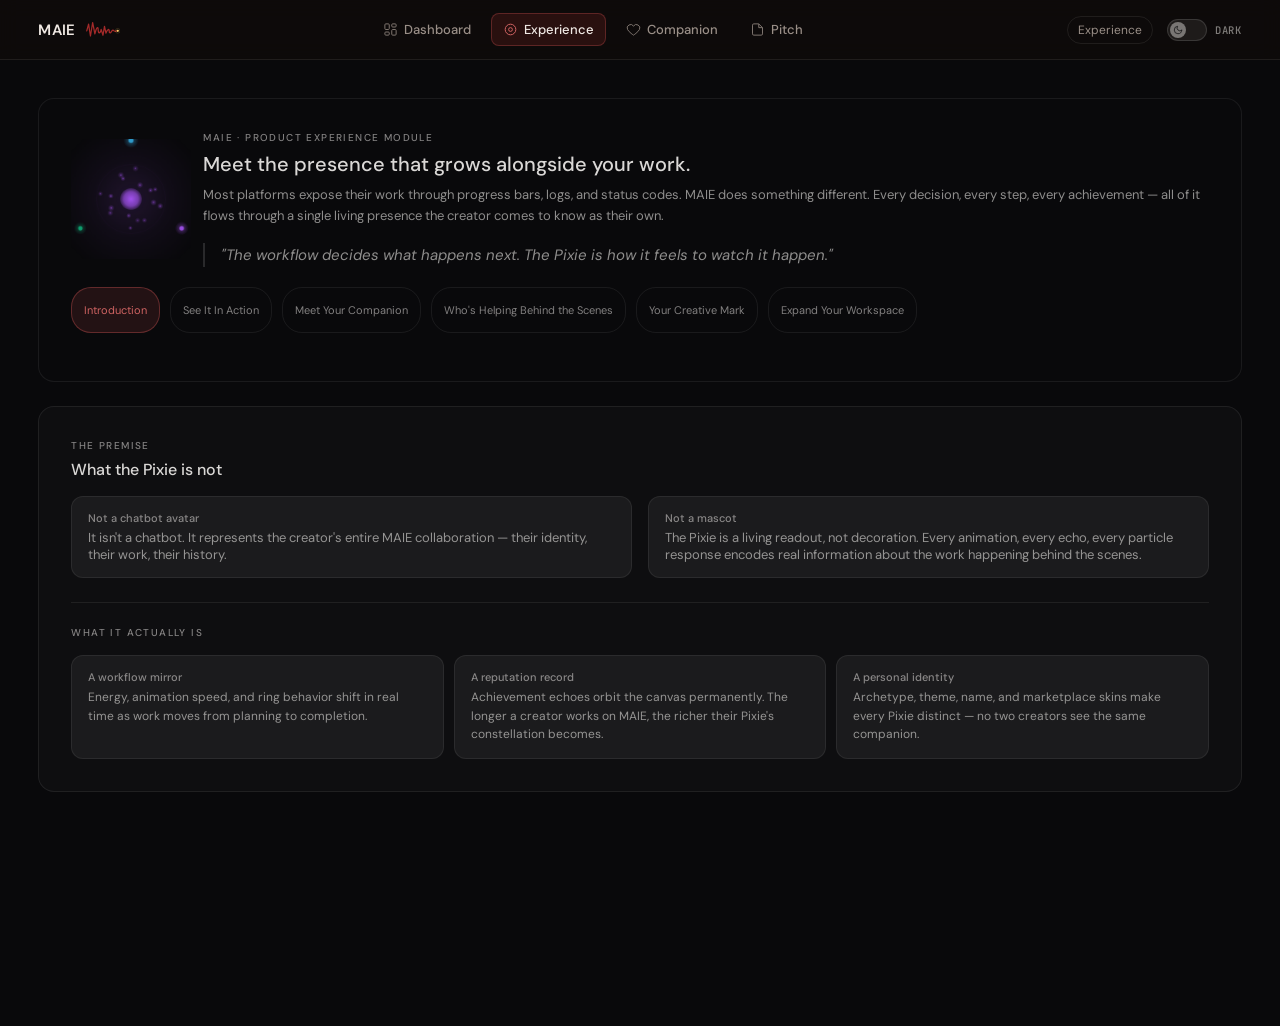
<file: pixie/index.html>
<!DOCTYPE html>
<html lang="en">
<head>
<script src="../assets/theme-init.js"></script>
<meta charset="UTF-8">
<meta name="viewport" content="width=device-width, initial-scale=1.0">
<title>MAIE — Pixie Product Experience</title>
<meta name="description" content="An interactive stakeholder walkthrough of the MAIE Pixie companion — the live, responsive avatar behind every user's MAIE experience.">
<link rel="canonical" href="https://maietech.github.io/maie-experience-portal/pixie/">
<meta property="og:type" content="website">
<meta property="og:site_name" content="MAIE">
<meta property="og:title" content="MAIE — Pixie Product Experience">
<meta property="og:description" content="An interactive stakeholder walkthrough of the MAIE Pixie companion — the live, responsive avatar behind every user's MAIE experience.">
<meta property="og:url" content="https://maietech.github.io/maie-experience-portal/pixie/">
<meta property="og:image" content="https://maietech.github.io/maie-experience-portal/assets/social-card-deck/og-pixie.png">
<meta name="twitter:card" content="summary_large_image">
<meta name="twitter:title" content="MAIE — Pixie Product Experience">
<meta name="twitter:description" content="An interactive stakeholder walkthrough of the MAIE Pixie companion — the live, responsive avatar behind every user's MAIE experience.">
<meta name="twitter:image" content="https://maietech.github.io/maie-experience-portal/assets/social-card-deck/og-pixie.png">
<meta name="robots" content="index, follow">
<link rel="icon" href="../assets/favicon.svg" type="image/svg+xml">
<link rel="icon" href="../assets/favicon.ico" sizes="any">
<link rel="icon" href="../assets/favicon-32x32.png" type="image/png" sizes="32x32">
<link rel="icon" href="../assets/favicon-16x16.png" type="image/png" sizes="16x16">
<link rel="apple-touch-icon" href="../assets/apple-touch-icon.png">
<link rel="preconnect" href="https://fonts.googleapis.com">
<link rel="preconnect" href="https://fonts.gstatic.com" crossorigin>
<link href="https://fonts.googleapis.com/css2?family=DM+Sans:wght@300;400;500;600;700&family=JetBrains+Mono:wght@400;500;600&display=swap" rel="stylesheet">
<link rel="stylesheet" href="../assets/maie-tokens.css">
<!-- html/body wrapper added so this module renders correctly when opened
     directly as a top-level page, not only when embedded in a host that
     already paints the viewport dark. Without this, anything past the
     .pm container's own height falls through to the browser's default
     white — that's the "white space at the bottom" bug. The module's
     own --pm-bg token is echoed here to avoid a flash of white before
     its <style> block parses. -->
<style>html,body{margin:0;padding:0;min-height:100%;background:#0b0b10;}</style>
</head>
<body data-nav="experience">

<style>
  :root {
    /* --mnav-* tokens now come from /assets/maie-tokens.css (single source of truth) */
  }

  /* Overrides the hardcoded dark anti-flash seed in <head> (see its own
     comment) once this stylesheet loads, so light mode isn't stuck
     showing a dark backdrop behind/around .pm — that dark bleed-through
     was dropping the fixed nav's text below 4.5:1 in light mode
     (axe-core measured 3.98:1 on .mnav-link/.mnav-context/.mnav-theme-label). */
  body { background: var(--bg); }

  .mnav {
    position: sticky;
    top: 0;
    z-index: 1000;
    height: var(--mnav-height);
    display: flex;
    align-items: center;
    justify-content: space-between;
    padding: 0 clamp(16px, 3vw, 40px);
    background: var(--mnav-bg);
    backdrop-filter: blur(10px);
    -webkit-backdrop-filter: blur(10px);
    border-bottom: 1px solid var(--mnav-border);
    font-family: var(--mnav-font);
  }

  .mnav-brand {
    display: flex;
    align-items: center;
    gap: 10px;
    text-decoration: none;
    color: var(--mnav-text);
    flex-shrink: 0;
    /* Vertical padding pads the tap target to 44px tall (measured at
       390px width: was 21-24px) without inflating the visible logo/
       wordmark -- touch-target audit via Playwright, viewport 390x844. */
    padding: 12px 0;
    margin: -12px 0;
  }
  .mnav-brand svg { display: block; }
  .mnav-logo { width: 34px; height: auto; flex-shrink: 0; }
  .mnav-brand-word {
    font-size: 15px;
    font-weight: 600;
    letter-spacing: 0.02em;
  }

  .mnav-links {
    display: flex;
    align-items: center;
    gap: clamp(4px, 1.5vw, 8px);
  }
  .mnav-link {
    display: flex;
    align-items: center;
    gap: 6px;
    padding: 8px 12px;
    border-radius: 8px;
    font-size: 13px;
    font-weight: 500;
    color: var(--mnav-muted);
    text-decoration: none;
    white-space: nowrap;
    transition: background .15s, color .15s;
  }
  .mnav-link svg { width: 15px; height: 15px; flex-shrink: 0; opacity: 0.8; }
  .mnav-link:hover { color: var(--mnav-text); background: rgba(255,255,255,0.05); }
  .mnav-link.active {
    color: var(--mnav-text);
    background: rgba(165,42,42,0.18);
    box-shadow: inset 0 0 0 1px rgba(194,78,78,0.35);
  }
  .mnav-link.active svg { opacity: 1; color: var(--mnav-brand-light); }

  .mnav-right {
    display: flex;
    align-items: center;
    gap: 10px;
    flex-shrink: 0;
  }
  .mnav-context {
    font-size: 12px;
    color: var(--mnav-muted);
    padding: 5px 10px;
    border: 1px solid var(--mnav-border);
    border-radius: 999px;
  }

  .mnav-toggle {
    display: none;
    background: none;
    border: 1px solid var(--mnav-border);
    border-radius: 8px;
    width: 44px;
    height: 44px;
    align-items: center;
    justify-content: center;
    color: var(--mnav-text);
    cursor: pointer;
  }

  .mnav-overlay {
    display: none;
    position: fixed;
    inset: var(--mnav-height) 0 0 0;
    z-index: 999;
    background: #0b0908;
    padding: 24px clamp(16px, 6vw, 40px);
  }
  .mnav-overlay.open { display: flex; flex-direction: column; gap: 4px; }
  .mnav-overlay .mnav-link { font-size: 16px; padding: 14px 12px; }

  @media (max-width: 720px) {
    .mnav-links { display: none; }
    .mnav-toggle { display: flex; }
    .mnav-context { display: none; }
  }
</style>

<nav class="mnav" aria-label="MAIE global navigation">
  <a class="mnav-brand" href="../">
    <span class="mnav-brand-word">MAIE</span>
    <svg class="mnav-logo" viewBox="0 0 92 56" fill="none" stroke="#A52A2A" stroke-width="3.4" stroke-linecap="round" stroke-linejoin="round" xmlns="http://www.w3.org/2000/svg" aria-hidden="true">
      <path d="M 2,32 L 7,14 L 12,46 L 18,10 L 24,40
               C 29,20 33,20 33,30 C 33,40 39,40 41,28
               L 46,44 L 50,20 L 54,38
               C 58,26 63,26 63,34 C 63,40 68,38 70,32
               Q 73,29 76,32 T 84,32"/>
      <circle cx="86" cy="32" r="3" fill="#FFD166" stroke="none"/>
      <circle cx="86" cy="32" r="6.5" fill="none" stroke="#FFD166" stroke-width="1" opacity="0.4"/>
    </svg>
  </a>

  <div class="mnav-links" id="mnav-links">
    <a class="mnav-link" data-nav="dashboard" href="../dashboard/">
      <svg viewBox="0 0 24 24" fill="none" stroke="currentColor" stroke-width="1.6"><rect x="3" y="3" width="7" height="9" rx="1.5"/><rect x="14" y="3" width="7" height="5" rx="1.5"/><rect x="14" y="12" width="7" height="9" rx="1.5"/><rect x="3" y="16" width="7" height="5" rx="1.5"/></svg>
      Dashboard
    </a>
    <a class="mnav-link" data-nav="experience" href="../pixie/">
      <svg viewBox="0 0 24 24" fill="none" stroke="currentColor" stroke-width="1.6"><circle cx="12" cy="12" r="8.5"/><circle cx="12" cy="12" r="3"/></svg>
      Experience
    </a>
    <a class="mnav-link" data-nav="companion" href="../pixie-framework/">
      <svg viewBox="0 0 24 24" fill="none" stroke="currentColor" stroke-width="1.6"><path d="M12 21s-7-4.4-9.5-9A5.5 5.5 0 0 1 12 6.5 5.5 5.5 0 0 1 21.5 12c-2.5 4.6-9.5 9-9.5 9Z"/></svg>
      Companion
    </a>
    <a class="mnav-link" data-nav="pitch" href="../pitch/">
      <svg viewBox="0 0 24 24" fill="none" stroke="currentColor" stroke-width="1.6"><path d="M4 19V5a2 2 0 0 1 2-2h8l6 6v10a2 2 0 0 1-2 2H6a2 2 0 0 1-2-2Z"/><path d="M14 3v6h6"/></svg>
      Pitch
    </a>
  </div>

  <div class="mnav-right">
    <span class="mnav-context" id="mnav-context"></span>
    <button class="mnav-theme-toggle" id="mnav-theme-toggle" type="button">
      <span class="mnav-theme-track">
        <span class="mnav-theme-thumb" id="mnav-theme-thumb"></span>
      </span>
      <span class="mnav-theme-label" id="mnav-theme-label"></span>
    </button>
    <button class="mnav-toggle" id="mnav-toggle" aria-label="Open menu" aria-expanded="false">
      <svg width="18" height="18" viewBox="0 0 24 24" fill="none" stroke="currentColor" stroke-width="2"><path d="M3 6h18M3 12h18M3 18h18"/></svg>
    </button>
  </div>
</nav>

<div class="mnav-overlay" id="mnav-overlay"></div>

<script>
(function () {
  var current = document.body.getAttribute('data-nav');
  document.querySelectorAll('.mnav-link[data-nav]').forEach(function (el) {
    if (current && el.getAttribute('data-nav') === current) {
      el.classList.add('active');
      var label = el.textContent.trim();
      var ctx = document.getElementById('mnav-context');
      if (ctx) ctx.textContent = label;
    }
  });

  var SUN_ICON  = '<svg viewBox="0 0 24 24" fill="none" stroke="currentColor" stroke-width="2" stroke-linecap="round"><circle cx="12" cy="12" r="4"/><path d="M12 2v2M12 20v2M4.93 4.93l1.41 1.41M17.66 17.66l1.41 1.41M2 12h2M20 12h2M4.93 19.07l1.41-1.41M17.66 6.34l1.41-1.41"/></svg>';
  var MOON_ICON = '<svg viewBox="0 0 24 24" fill="none" stroke="currentColor" stroke-width="2" stroke-linecap="round" stroke-linejoin="round"><path d="M21 12.79A9 9 0 1 1 11.21 3 7 7 0 0 0 21 12.79Z"/></svg>';

  var themeBtn = document.getElementById('mnav-theme-toggle');
  var themeThumb = document.getElementById('mnav-theme-thumb');
  var themeLabel = document.getElementById('mnav-theme-label');

  function renderTheme() {
    var isDark = document.documentElement.getAttribute('data-theme') !== 'light';
    if (themeThumb) themeThumb.innerHTML = isDark ? MOON_ICON : SUN_ICON;
    if (themeLabel) themeLabel.textContent = isDark ? 'Dark' : 'Light';
    if (themeBtn) {
      var next = isDark ? 'light' : 'dark';
      themeBtn.setAttribute('aria-label', 'Switch to ' + next + ' mode');
      themeBtn.setAttribute('title', 'Switch to ' + next + ' mode');
    }
  }
  renderTheme();

  if (themeBtn) {
    themeBtn.addEventListener('click', function () {
      var isDark = document.documentElement.getAttribute('data-theme') !== 'light';
      var next = isDark ? 'light' : 'dark';
      document.documentElement.setAttribute('data-theme', next);
      try { localStorage.setItem('maie-theme', next); } catch (e) {}
      renderTheme();
    });
  }

  var toggle = document.getElementById('mnav-toggle');
  var overlay = document.getElementById('mnav-overlay');
  var linksSrc = document.getElementById('mnav-links');
  if (toggle && overlay && linksSrc) {
    overlay.innerHTML = linksSrc.innerHTML;
    toggle.addEventListener('click', function () {
      var open = overlay.classList.toggle('open');
      toggle.setAttribute('aria-expanded', open ? 'true' : 'false');
    });
    overlay.querySelectorAll('a').forEach(function (a) {
      a.addEventListener('click', function () { overlay.classList.remove('open'); });
    });
    // Escape and click-away close the overlay too — axe-core/Playwright's
    // keyboard walkthrough found only the link-click and re-toggle paths
    // worked before this, leaving keyboard users with no way to dismiss
    // the open menu without tabbing through every link first.
    overlay.addEventListener('click', function (e) {
      if (e.target === overlay) {
        overlay.classList.remove('open');
        toggle.setAttribute('aria-expanded', 'false');
      }
    });
    document.addEventListener('keydown', function (e) {
      if (e.key === 'Escape' && overlay.classList.contains('open')) {
        overlay.classList.remove('open');
        toggle.setAttribute('aria-expanded', 'false');
        toggle.focus();
      }
    });
  }
})();
</script>


<!--
  maie_pixie_product_experience_module.html  —  v3 (fluid / cinematic)

  Upgrade notes (from the v2 hand-authored module):
    1. ENGINE — the duplicated, drifted local Pixie renderer (~370 lines of
       hand-copied canvas code) is gone. This module now calls the single
       source of truth, window.MAIE.makePixie (maie-pixie.js v2.1), the same
       engine the dashboard cockpit and every other module use. That also
       means it inherits the v2.1 glow-clipping fix for free — canvases are
       sized as "stage" (bigger than the performer needs) with performerScale
       turned down and glowReach turned up, so the aura has room to fall off
       before the bitmap edge instead of getting hard-clipped.
    2. FLUIDITY — every fixed-column grid (pm-two, pm-three, agent-grid,
       market-grid) is now auto-fit/minmax, and the workflow layout, canvas
       sizing, type scale, and section padding respond to the component's
       own width via container queries (with a viewport-media-query fallback
       for browsers without container query support), not just the page
       viewport. This module is designed to be dropped into a narrow rail,
       a full-bleed page, or a phone screen and stay legible in all three.
    3. CINEMATIC PRESENTATION — section switches, workflow stage changes,
       and on-scroll card reveals now use the same choreographed
       exit → enter + staggered-child pattern as the dashboard's detail
       panel, built on one shared easing curve. Everything respects
       prefers-reduced-motion: reveals resolve instantly and the canvases
       fall back to a static glyph rather than spinning up a perpetual
       rAF loop nobody asked for.

  Requires window.MAIE.makePixie to be loaded on the host page
  (maie-pixie.js). If it isn't present, canvases degrade to the same
  static-glyph fallback used for prefers-reduced-motion, so the module
  never renders broken/blank.
-->
<style>
* { box-sizing: border-box; }

.pm {
  font-family: var(--pm-font-sans);
  color: var(--pm-text-primary);
  width: 100%;
  /* Anchors the dark canvas under the transparent card overlays below —
     without it the browser's white default shows through wherever a
     .pm-section doesn't set its own background (most of them don't;
     they rely on --pm-surface-* tints over a dark page underneath). */
  background: var(--pm-bg);
  /* v5 — was max-width: 1180px + margin: 0 auto, which capped and
     centered the module, leaving dead white gutters on anything wider
     than 1180px when this file is opened directly as a standalone
     page. That contradicted its own design goal of working as "a
     full-bleed page" (see file header). Dropped the cap entirely —
     the fluid padding below is now the only gutter, so the module
     fills whatever it's dropped into instead of floating in the
     middle of it. Fluidity down to a narrow rail/phone is unaffected;
     only the wide-viewport behavior changes. */
  padding: clamp(1rem, 3vw, 3rem);
  /* Lets every rule below key off the module's own rendered width
     rather than the page viewport — the module stays fluid whether
     it's dropped into a full page or a narrow side rail. */
  container-type: inline-size;
  container-name: pm;

  /* SMART MIN-HEIGHT FIX */
  display: grid;
  align-items: start;

  /* This block used to lock every value here unconditionally, on the
     rationale that there was "no real host to chain to." That was true
     when this was an embed-only fragment, but nav-component.html's
     2026-07-20 update gave this page the same top-level chrome (incl.
     the theme toggle) as dashboard/pitch — so it now has a real host:
     /assets/maie-tokens.css. Structural tokens alias to it below. The
     tier-card accent colors (pro/accent/success) still have no
     canonical counterpart, so they stay page-specific — their light-
     mode variants are set in the [data-theme="light"] .pm block below,
     which needs the extra specificity to win over this one. */
  --pm-bg:             var(--bg);
  --pm-text-primary:   var(--text-1);
  --pm-text-secondary: var(--text-2);
  --pm-text-muted:     var(--text-3);
  --pm-border:         var(--border);
  --pm-border-strong:  var(--border-strong);
  --pm-surface-0:      rgba(255,255,255,0.02);
  --pm-surface-1:      var(--surface-raised);
  --pm-surface-2:      rgba(255,255,255,0.055);
  --pm-fill-accent:    #A855F7;
  --pm-fill-success:   #22C55E;
  --pm-font-sans:      var(--font-ui);
  --pm-font-voice:     var(--font-ui);

  /* Tier-card accents — same semantics and same values as the
     companion gallery's Three-Tier Architecture cards, so the two
     read as one system rather than two that happen to agree by
     coincidence. Tier 1 (UserIdentity, permanent) = blue. Tier 2
     (Pixie Companion, expressive) = purple, matches the brand tag
     color. Tier 3 (Runtime intelligence, live) = green. */
  --pm-bg-pro:         rgba(56,189,248,0.08);
  --pm-border-pro:     rgba(56,189,248,0.28);
  --pm-text-pro:       #7dd3fc;
  --pm-bg-accent:      rgba(168,85,247,0.10);
  --pm-border-accent:  rgba(168,85,247,0.35);
  --pm-text-accent:    #c084fc;
  --pm-bg-success:     rgba(34,197,94,0.08);
  --pm-border-success: rgba(34,197,94,0.28);
  --pm-text-success:   #4ade80;

  --pm-ease-cinematic: var(--ease-cinematic);

  /* v4 — fluid spacing scale. Previously every gap/margin in this file
     was a fixed px/rem value, so section rhythm didn't taper on very
     narrow rails the way type and grids already did. Centralizing the
     scale here means one clamp to tune instead of two dozen scattered
     literals, and keeps this file's approach to fluidity consistent
     with the fluid-token pattern used on the companion gallery file. */
  --pm-gap-sm: clamp(6px, 1.2cqi, 10px);
  --pm-gap-md: clamp(10px, 2cqi, 16px);
  --pm-gap-lg: clamp(1rem, 3cqi, 1.5rem);
}

[data-theme="light"] .pm {
  --pm-surface-0:      rgba(0,0,0,0.02);
  --pm-surface-2:      rgba(0,0,0,0.055);
  --pm-fill-accent:    #7e22ce;
  --pm-fill-success:   #15803d;

  --pm-bg-pro:         rgba(2,132,199,0.08);
  --pm-border-pro:     rgba(2,132,199,0.25);
  --pm-text-pro:       #0369a1;
  --pm-bg-accent:      rgba(147,51,234,0.10);
  --pm-border-accent:  rgba(147,51,234,0.28);
  --pm-text-accent:    #7e22ce;
  --pm-bg-success:     rgba(22,163,74,0.08);
  --pm-border-success: rgba(22,163,74,0.25);
  --pm-text-success:   #15803d;
}

#section-intro {
  /* Pins the intro header to the first row of the grid */
  grid-area: 1 / 1;
}

.sr-only {
  position: absolute; width: 1px; height: 1px;
  padding: 0; margin: -1px; overflow: hidden;
  clip: rect(0,0,0,0); white-space: nowrap; border: 0;
}

.pm * { box-sizing: border-box; }


.pm-section {
  border-radius: 16px;
  padding: clamp(1.15rem, 4.5cqi, 2rem);
  margin-bottom: var(--pm-gap-lg);
  border: 0.5px solid var(--pm-border);
  background: var(--pm-surface-1);
  position: relative;
  overflow: hidden;
}

/* Was hardcoded to #0b0b10 regardless of theme — the intro section
   stayed a permanently-dark "stage" even in light mode. Now follows
   the same theme-aware tokens every other .pm-section already uses;
   the per-element overrides below that existed only to keep text
   legible against that forced-dark background are removed in favor
   of each element's own already-theme-aware base color. */
.pm-dark {
  background: var(--pm-bg);
  border-color: var(--pm-border);
}

.pm-eyebrow {
  font-size: 10px;
  letter-spacing: .14em;
  text-transform: uppercase;
  color: var(--pm-text-muted);
  font-weight: 500;
  margin-bottom: .5rem;
}

.pm-title {
  font-size: clamp(17px, 3.6cqi, 20px);
  font-weight: 500;
  margin: 0 0 .4rem;
  line-height: 1.25;
}

.pm-body {
  font-size: 13px;
  color: var(--pm-text-secondary);
  line-height: 1.65;
  margin: 0;
}

.pm-quote {
  font-family: var(--pm-font-voice);
  font-size: 15px;
  font-style: italic;
  color: var(--pm-text-secondary);
  border-left: 2px solid var(--pm-border-strong);
  padding-left: 1rem;
  margin: 1rem 0 0;
  line-height: 1.6;
}

/* ── Section nav — horizontally scrollable so it never wraps into a
   jagged multi-row pill mess on a phone; snaps for a tidy swipe feel. ── */
.pm-nav-scroll {
  margin: 0 -0.25rem;
  padding: 0 0.25rem;
  overflow-x: auto;
  scroll-snap-type: x proximity;
  -webkit-overflow-scrolling: touch;
  scrollbar-width: thin;
}
.step-nav {
  display: flex;
  gap: var(--pm-gap-sm);
  margin-bottom: 1rem;
  width: max-content;
  min-width: 100%;
}

.step-pill {
  font-size: 11px;
  /* Vertical padding bumped from 4px — touch-target audit via
     Playwright measured as low as 89x24 at 390px, under 44px. */
  padding: 15px 12px;
  border-radius: 20px;
  border: 0.5px solid var(--pm-border);
  background: transparent;
  color: var(--pm-text-muted);
  cursor: pointer;
  font-family: var(--pm-font-sans);
  transition: border-color .15s, color .15s, background .15s;
  white-space: nowrap;
  scroll-snap-align: start;
}

.step-pill:hover { border-color: var(--pm-border-strong); color: var(--pm-text-secondary); }
/* Fallback changed from the literal #C24E4E to the theme-aware
   --primary-light token — #C24E4E was a fixed value tuned only for
   .pm-dark's old forced-dark background; now that #section-intro
   follows the theme, the active pill needs a color that follows it too. */
.step-pill.active { background: var(--bg-pro, rgba(194,78,78,0.14)); border-color: var(--border-pro, rgba(194,78,78,0.4)); color: var(--text-pro, var(--primary-light)); }

/* ── Fluid grids — auto-fit/minmax replaces fixed column counts, so
   these reflow continuously with container width instead of snapping
   at a couple of hardcoded breakpoints. ── */
.pm-two   { display: grid; grid-template-columns: repeat(auto-fit, minmax(200px, 1fr)); gap: var(--pm-gap-md); margin-top: 1rem; }
.pm-three { display: grid; grid-template-columns: repeat(auto-fit, minmax(170px, 1fr)); gap: var(--pm-gap-sm); margin-top: 1rem; }

.pm-card {
  background: var(--pm-surface-2);
  border: 0.5px solid var(--pm-border);
  border-radius: 12px;
  padding: .875rem 1rem;
}

.pm-card-label { font-size: 11px; color: var(--pm-text-muted); margin-bottom: .25rem; font-weight: 500; }
.pm-card-value { font-size: 14px; font-weight: 500; color: var(--pm-text-primary); }

.pm-row { display: flex; align-items: center; gap: 12px; flex-wrap: wrap; }

.pm-badge {
  display: inline-flex; align-items: center;
  font-size: 10px; font-weight: 500; padding: 3px 8px;
  border-radius: 4px; letter-spacing: .06em;
}

canvas { display: block; }

/* ── Pixie canvas — the bitmap ("stage") is sized bigger than the
   performer needs, per the v2.1 glow fix. CSS then lets the rendered
   box shrink fluidly, so the same crisp backing resolution holds up
   from hero size down to a phone-width rail. ── */
.pm-orb-wrap { flex-shrink: 0; display: flex; flex-direction: column; align-items: center; gap: 6px; }
.pm-orb { width: 100%; height: auto; aspect-ratio: 1 / 1; display: block; }
.pm-orb--hero     { max-width: 120px; }
.pm-orb--workflow { max-width: 104px; }
.pm-orb--agents   { max-width: 104px; }

/* Static fallback glyph — shown instead of a live canvas when the
   engine isn't loaded or prefers-reduced-motion is set. Same footprint
   as the canvas so layout never jumps. width:100% alone doesn't work
   here: .pm-orb-wrap has no width of its own — the canvas (a replaced
   element) was the only thing giving it a resolvable size, so the
   variant classes below give the glyph the same explicit width the
   canvas gets via its own max-width + replaced-element sizing. */
.pm-orb-static {
  width: 100%; aspect-ratio: 1 / 1; border-radius: 50%;
  display: flex; align-items: center; justify-content: center;
  background: radial-gradient(circle at 40% 35%, var(--pm-static-core, #A855F7) 0%, transparent 72%);
  opacity: .8;
}
.pm-orb-static.pm-orb--hero     { width: 120px; }
.pm-orb-static.pm-orb--workflow { width: 104px; }
.pm-orb-static.pm-orb--agents   { width: 104px; }
.pm-orb-static::after {
  content: ''; width: 30%; height: 30%; border-radius: 50%;
  background: var(--pm-static-core, #A855F7);
}

.wf-container {
  display: grid;
  grid-template-columns: minmax(96px, 130px) minmax(150px, 220px) minmax(220px, 1.6fr);
  gap: var(--pm-gap-lg);
  align-items: start;
  margin-top: 1rem;
}

.wf-left {
  display: flex;
  flex-direction: column;
  align-items: center;
  gap: 6px;
}

.wf-right { min-width: 0; }

.wf-stage {
  display: flex;
  align-items: center;
  gap: 10px;
  padding: .6rem .875rem;
  border-radius: 10px;
  border: 0.5px solid var(--pm-border);
  cursor: pointer;
  transition: border-color .15s, background .15s, transform .15s var(--pm-ease-cinematic);
  background: var(--pm-surface-2);
}

.wf-stage:hover { border-color: var(--pm-border-strong); }
.wf-stage.wf-active { border-color: var(--pm-border-accent); background: var(--pm-bg-accent); transform: translateX(2px); }
.wf-stage.wf-done { border-color: var(--pm-border-success); background: var(--pm-bg-success); }

.wf-stage-dot {
  width: 8px; height: 8px; border-radius: 50%;
  background: var(--pm-border-strong); flex-shrink: 0;
  transition: background .2s;
}
.wf-stage.wf-active .wf-stage-dot { background: var(--pm-fill-accent); }
.wf-stage.wf-done .wf-stage-dot { background: var(--pm-fill-success); }

.wf-stage-name { font-size: 12px; font-weight: 500; color: var(--pm-text-secondary); }
.wf-stage.wf-active .wf-stage-name { color: var(--pm-text-accent); }
.wf-stage.wf-done .wf-stage-name { color: var(--pm-text-success); }

.wf-connector { width: 1px; height: 12px; background: var(--pm-border); margin: 0 auto; }

.wf-detail {
  background: var(--pm-surface-2);
  border: 0.5px solid var(--pm-border);
  border-radius: 12px;
  padding: 1rem;
  /* Grid, not flow: every .wfd-panel below shares this one cell, so
     the box is always sized to the tallest stage's content. Stepping
     through stages (or autoplay) never changes this box's height,
     which is what was causing the module — and the page beneath it —
     to reflow on every stage change. */
  display: grid;
  opacity: 1; transform: translateY(0); filter: blur(0);
  transition: opacity .35s var(--pm-ease-cinematic), transform .35s var(--pm-ease-cinematic), filter .35s var(--pm-ease-cinematic);
}
.wf-detail.pm-swap { opacity: 0; transform: translateY(6px); filter: blur(3px); }

.wfd-panel {
  grid-area: 1 / 1;
  /* No explicit visibility:visible here — that would override the
     inherited hidden state whenever this panel's ancestor tab
     (.pm-view[hidden]) is itself hidden, since `visibility` inherits.
     That was the bug: the neutral "Select a stage" panel forced
     itself back to visible and bled through into whichever tab was
     actually active, since every .pm-view shares the same grid cell.
     Leaving this unset lets it correctly inherit "hidden" from a
     hidden ancestor, and default to "visible" otherwise. */
}
.wfd-panel[hidden] {
  /* Override the UA default of display:none for [hidden] — a hidden
     panel must stay a grid item (just invisible) so it keeps
     contributing to the shared cell's height. Same pattern .pm-view
     uses for section tabs; that rule had the same display:none gap
     and is fixed to match, below. */
  display: block;
  visibility: hidden;
  pointer-events: none;
}

.wf-detail-title { font-size: 14px; font-weight: 500; margin: 0 0 .3rem; }
.wf-detail-body { font-size: 13px; color: var(--pm-text-secondary); line-height: 1.6; margin: 0 0 .75rem; }

.wf-tasks { display: flex; flex-direction: column; gap: 5px; }
.wf-task {
  display: flex; align-items: center; gap: 8px;
  font-size: 12px; color: var(--pm-text-secondary);
}
.wf-task-icon { font-size: 14px; flex-shrink: 0; }
.wf-task.done { color: var(--pm-text-success); }
.wf-task.active { color: var(--pm-text-accent); }

.wf-progress-wrap {
  height: 4px; background: var(--pm-border); border-radius: 2px;
  margin-top: .75rem; overflow: hidden;
}
.wf-progress-fill {
  height: 100%; border-radius: 2px;
  background: var(--pm-fill-accent);
  transition: width .4s ease;
}

.wf-auto-btn {
  margin-top: .75rem;
  font-size: 12px; padding: 6px 14px;
  border-radius: var(--radius, 8px);
  border: 0.5px solid var(--pm-border-strong);
  background: transparent;
  color: var(--pm-text-primary);
  cursor: pointer;
  font-family: var(--pm-font-sans);
  display: inline-flex; align-items: center; gap: 6px;
  transition: background .12s;
}
.wf-auto-btn:hover { background: var(--pm-surface-1); }

.agent-grid {
  display: grid;
  grid-template-columns: repeat(auto-fit, minmax(130px, 1fr));
  gap: var(--pm-gap-sm);
  margin-top: 1rem;
}

.agent-node {
  border-radius: 10px;
  padding: .75rem;
  border: 0.5px solid;
  text-align: center;
  transition: border-color .2s, background .2s;
}

.agent-node-name { font-size: 12px; font-weight: 500; margin-bottom: .2rem; }
.agent-node-role { font-size: 11px; }
.agent-node-status { font-size: 10px; margin-top: .3rem; font-weight: 500; letter-spacing: .06em; text-transform: uppercase; }

.echo-timeline { display: flex; flex-direction: column; gap: 10px; margin-top: 1rem; }
.echo-item {
  display: flex; align-items: center; gap: 12px;
  flex-wrap: wrap;
  padding: .6rem .875rem;
  border-radius: 10px;
  border: 0.5px solid var(--pm-border);
  background: var(--pm-surface-2);
  transition: border-color .2s;
}
.echo-dot { width: 10px; height: 10px; border-radius: 50%; flex-shrink: 0; }
.echo-label { font-size: 13px; font-weight: 500; flex: 1 1 160px; }
.echo-meta { font-size: 11px; color: var(--pm-text-muted); white-space: nowrap; }
.echo-resonance {
  height: 4px; width: 60px; border-radius: 2px;
  background: var(--pm-border); overflow: hidden;
}
.echo-res-fill { height: 100%; border-radius: 2px; }

.market-grid {
  display: grid; grid-template-columns: repeat(auto-fit, minmax(230px, 1fr));
  gap: var(--pm-gap-sm); margin-top: 1rem;
}
.market-item {
  display: flex; align-items: center; gap: 10px;
  padding: .75rem 1rem;
  border-radius: 10px;
  border: 0.5px solid var(--pm-border);
  background: var(--pm-surface-2);
}
.market-icon { font-size: 20px; flex-shrink: 0; color: var(--pm-text-secondary); }
.market-name { font-size: 13px; font-weight: 500; }
.market-desc { font-size: 11px; color: var(--pm-text-muted); }

.tier-visual {
  display: flex; flex-direction: column; gap: 0;
  margin-top: 1rem;
}
.tier-block {
  padding: 1rem 1.25rem;
  transition: background .2s;
}
.tier-block:first-child { border-radius: 12px 12px 0 0; border-bottom: none; }
.tier-block:last-child { border-radius: 0 0 12px 12px; border-top: none; }
.tier-block:not(:first-child):not(:last-child) { border-radius: 0; border-top: none; border-bottom: none; }
.tier-num { font-size: 10px; font-weight: 500; letter-spacing: .1em; text-transform: uppercase; margin-bottom: .25rem; }
.tier-name { font-size: 14px; font-weight: 500; margin-bottom: .2rem; }
.tier-desc { font-size: 12px; line-height: 1.55; }
.tier-attrs { display: flex; gap: 5px; flex-wrap: wrap; margin-top: .5rem; }
.tier-attr {
  font-size: 10px; padding: 2px 7px; border-radius: 4px;
  border: 0.5px solid; font-family: var(--font-mono);
}

.pm-divider { height: 0.5px; background: var(--pm-border); margin: var(--pm-gap-lg) 0; }

/* ── Cinematic section swap ──────────────────────────────────────
   Replaces the old instant display:none/'' toggle. The outgoing
   section fades/blurs down, the incoming one starts in the same
   state and settles in — same choreography language as the
   dashboard's detail panel. ── */
.pm-view {
  grid-area: 2 / 1; /* Forces all tabs to stack in the exact same grid cell */
  visibility: visible;
  pointer-events: auto;
  opacity: 1; transform: translateY(0); filter: blur(0);
  transition: opacity .38s var(--pm-ease-cinematic), transform .38s var(--pm-ease-cinematic), filter .38s var(--pm-ease-cinematic);
}
.pm-view[hidden] { 
  /* The comment below described the intent, but nothing here actually
     overrode the UA stylesheet's own [hidden] { display: none } rule —
     author-origin CSS beats UA CSS regardless of specificity, but only
     for properties it actually declares. Since `display` was never
     redeclared here, hidden sections silently fell back to
     display:none and dropped out of the grid instead of staying as
     invisible sizing contributors. display:block (blockified into a
     grid item automatically, since .pm is display:grid) closes that
     gap, so every tab now permanently reserves its own height and the
     module no longer resizes when switching tabs. */
  display: block;
  visibility: hidden;
  pointer-events: none;
}
.pm-view.pm-exit { opacity: 0; transform: translateY(-6px); filter: blur(3px); }
.pm-view.pm-enter { opacity: 0; transform: translateY(10px); filter: blur(5px); }

/* ── Scroll reveal ── */
.pm-reveal {
  opacity: 0;
  transform: translateY(14px);
  transition: opacity .55s var(--pm-ease-cinematic), transform .55s var(--pm-ease-cinematic);
  transition-delay: calc(var(--i, 0) * 55ms);
}
.pm-reveal.pm-visible { opacity: 1; transform: none; }

/* ═══════════════════ Container-fluid layout ═══════════════════
   Primary responsiveness lives here, keyed to the module's own
   rendered width via @container — correct whether the module sits
   in a full-bleed page or a narrow rail. A @media fallback below
   covers browsers without container query support. v4 adds one
   more step (960px) so the workflow grid backs off before it gets
   cramped, instead of jumping straight from 3-column to 1-column
   at 820px. ═══════════════ */
@container pm (max-width: 960px) {
  .wf-container { grid-template-columns: minmax(84px, 110px) 1fr; }
  .wf-right { grid-column: 1 / -1; }
}
@container pm (max-width: 820px) {
  .wf-container { grid-template-columns: 1fr; }
  .wf-left { flex-direction: row; justify-content: center; }
  .wf-detail { min-height: 0; }
}
@container pm (max-width: 560px) {
  .pm-section { padding: 1rem; }
  .pm-title { font-size: 16px; }
  .wf-left { flex-direction: column; }
  .agent-grid { grid-template-columns: repeat(2, 1fr); }
  .pm-orb--hero { max-width: 84px; }
  .pm-orb-static.pm-orb--hero { width: 84px; }
}
@container pm (max-width: 380px) {
  .agent-grid { grid-template-columns: 1fr 1fr; }
  .market-grid { grid-template-columns: 1fr; }
}

/* Fallback for browsers without container query support (source order
   matters: these come first so @container rules above win when
   supported, since both carry equal specificity). */
@media (max-width: 960px) {
  .wf-container { grid-template-columns: minmax(84px, 110px) 1fr; }
  .wf-right { grid-column: 1 / -1; }
}
@media (max-width: 820px) {
  .wf-container { grid-template-columns: 1fr; }
  .wf-left { flex-direction: row; justify-content: center; }
}
@media (max-width: 560px) {
  .pm-section { padding: 1rem; }
  .pm-title { font-size: 16px; }
  .wf-left { flex-direction: column; }
  .agent-grid { grid-template-columns: repeat(2, 1fr); }
  .pm-orb--hero { max-width: 84px; }
  .pm-orb-static.pm-orb--hero { width: 84px; }
}
@media (max-width: 380px) {
  .agent-grid { grid-template-columns: 1fr 1fr; }
  .market-grid { grid-template-columns: 1fr; }
}

@media (prefers-reduced-motion: reduce) {
  .pm-view, .wf-detail, .wf-stage, .pm-reveal {
    transition-duration: .01ms !important;
  }
}
</style>

<div class="pm" role="main">
<h1 class="sr-only">MAIE Pixie Companion — an interactive walkthrough for stakeholders</h1>

<div id="section-intro" class="pm-section pm-dark">
  <div class="pm-row" style="align-items:center;">
    <div class="pm-orb-wrap pm-orb--hero" style="max-width:120px;">
      <canvas id="c-hero" class="pm-orb pm-orb--hero" width="144" height="144" aria-label="Live Pixie companion" role="img"></canvas>
    </div>
    <div style="flex:1;min-width:220px;">
      <div class="pm-eyebrow">MAIE · Product Experience Module</div>
      <h2 class="pm-title">Meet the presence that grows alongside your work.</h2>
      <p class="pm-body">Most platforms expose their work through progress bars, logs, and status codes. MAIE does something different. Every decision, every step, every achievement — all of it flows through a single living presence the creator comes to know as their own.</p>
      <p class="pm-quote">"The workflow decides what happens next. The Pixie is how it feels to watch it happen."</p>
    </div>
  </div>
  <div style="margin-top:1.25rem;">
    <div class="pm-nav-scroll">
      <div class="step-nav" id="section-nav">
        <button class="step-pill active" data-sec="intro">Introduction</button>
        <button class="step-pill" data-sec="workflow">See It In Action</button>
        <button class="step-pill" data-sec="tiers">Meet Your Companion</button>
        <button class="step-pill" data-sec="agents">Who's Helping Behind the Scenes</button>
        <button class="step-pill" data-sec="reputation">Your Creative Mark</button>
        <button class="step-pill" data-sec="market">Expand Your Workspace</button>
      </div>
    </div>
  </div>
</div>

<div id="sec-intro" class="pm-view">
  <div class="pm-section">
    <div class="pm-eyebrow">The premise</div>
    <h2 class="pm-title" style="font-size:16px;">What the Pixie is not</h2>
    <div class="pm-two">
      <div class="pm-card pm-reveal" style="--i:0;">
        <div class="pm-card-label">Not a chatbot avatar</div>
        <div class="pm-card-value" style="font-size:13px;font-weight:400;color:var(--pm-text-secondary);">It isn't a chatbot. It represents the creator's entire MAIE collaboration — their identity, their work, their history.</div>
      </div>
      <div class="pm-card pm-reveal" style="--i:1;">
        <div class="pm-card-label">Not a mascot</div>
        <div class="pm-card-value" style="font-size:13px;font-weight:400;color:var(--pm-text-secondary);">The Pixie is a living readout, not decoration. Every animation, every echo, every particle response encodes real information about the work happening behind the scenes.</div>
      </div>
    </div>
    <div class="pm-divider"></div>
    <div class="pm-eyebrow">What it actually is</div>
    <div class="pm-three">
      <div class="pm-card pm-reveal" style="--i:0;">
        <div class="pm-card-label">A workflow mirror</div>
        <div class="pm-card-value" style="font-size:12px;font-weight:400;color:var(--pm-text-secondary);line-height:1.55;">Energy, animation speed, and ring behavior shift in real time as work moves from planning to completion.</div>
      </div>
      <div class="pm-card pm-reveal" style="--i:1;">
        <div class="pm-card-label">A reputation record</div>
        <div class="pm-card-value" style="font-size:12px;font-weight:400;color:var(--pm-text-secondary);line-height:1.55;">Achievement echoes orbit the canvas permanently. The longer a creator works on MAIE, the richer their Pixie's constellation becomes.</div>
      </div>
      <div class="pm-card pm-reveal" style="--i:2;">
        <div class="pm-card-label">A personal identity</div>
        <div class="pm-card-value" style="font-size:12px;font-weight:400;color:var(--pm-text-secondary);line-height:1.55;">Archetype, theme, name, and marketplace skins make every Pixie distinct — no two creators see the same companion.</div>
      </div>
    </div>
  </div>
</div>

<div id="sec-workflow" class="pm-view" hidden>
  <div class="pm-section">
    <div class="pm-eyebrow">Scenario · "Generate a documentary trailer"</div>
    <h2 class="pm-title" style="font-size:16px;">Watch a full project come to life</h2>
    <p class="pm-body" style="margin-bottom:1rem;">Step through each phase of the journey. The Pixie canvas on the left mirrors every change — the same connection your creators will experience live in MAIE.</p>

    <div style="display:flex;justify-content:flex-start;margin-bottom:.75rem;">
      <button class="wf-auto-btn" id="wf-auto-btn" onclick="MAIEPixieModule.toggleAutoPlay()">
        <i class="ti ti-player-play" aria-hidden="true" style="font-size:14px;" id="wf-play-icon"></i>
        <span id="wf-auto-label">Play full demo</span>
      </button>
    </div>

    <div class="wf-container">
      <div class="wf-left">
        <div class="pm-orb-wrap pm-orb--workflow" style="max-width:104px;">
          <canvas id="c-wf" class="pm-orb pm-orb--workflow" width="128" height="128" aria-label="Pixie reflecting workflow phase" role="img"></canvas>
        </div>
        <div id="wf-phase-label" style="font-size:11px;color:var(--pm-text-muted);margin-top:4px;text-align:center;">idle</div>
        <div id="wf-progress-outer" style="width:90px;height:3px;background:var(--pm-border);border-radius:2px;overflow:hidden;margin-top:4px;display:none;">
          <div id="wf-progress-inner" style="height:100%;background:var(--pm-fill-accent);border-radius:2px;width:0%;transition:width .3s;"></div>
        </div>
      </div>

      <div class="wf-right">
        <div style="display:flex;flex-direction:column;gap:4px;" id="wf-stages">
          <div class="wf-stage" data-stage="0" onclick="MAIEPixieModule.selectStage(0)">
            <div class="wf-stage-dot"></div>
            <span class="wf-stage-name">Planning</span>
          </div>
          <div class="wf-connector"></div>
          <div class="wf-stage" data-stage="1" onclick="MAIEPixieModule.selectStage(1)">
            <div class="wf-stage-dot"></div>
            <span class="wf-stage-name">Approval</span>
          </div>
          <div class="wf-connector"></div>
          <div class="wf-stage" data-stage="2" onclick="MAIEPixieModule.selectStage(2)">
            <div class="wf-stage-dot"></div>
            <span class="wf-stage-name">In Progress</span>
          </div>
          <div class="wf-connector"></div>
          <div class="wf-stage" data-stage="3" onclick="MAIEPixieModule.selectStage(3)">
            <div class="wf-stage-dot"></div>
            <span class="wf-stage-name">Monitoring</span>
          </div>
          <div class="wf-connector"></div>
          <div class="wf-stage" data-stage="4" onclick="MAIEPixieModule.selectStage(4)">
            <div class="wf-stage-dot"></div>
            <span class="wf-stage-name">Completion</span>
          </div>
        </div>
      </div>

      <div class="wf-detail" id="wf-detail">
        <div class="wfd-panel" id="wfd-panel-neutral">
          <div class="wf-detail-title">Select a stage</div>
          <div class="wf-detail-body">Click any workflow stage to see how the Pixie responds and what's happening behind the scenes.</div>
        </div>
        <div class="wfd-panel" id="wfd-panel-0" data-stage="0" hidden>
          <div class="wf-detail-title">The Pixie becomes attentive</div>
          <div class="wf-detail-body">MAIE quietly organizes the work ahead — sequencing steps and weighing what's involved before anything begins. The Pixie's animation energy rises as it happens — particles accelerate, rings pulse faster.</div>
          <div class="wf-tasks">
            <div class="wf-task done"><i class="ti ti-check wf-task-icon" aria-hidden="true"></i><span>Goal received: "Generate a documentary trailer"</span></div>
            <div class="wf-task done"><i class="ti ti-check wf-task-icon" aria-hidden="true"></i><span>Analyzing available tools</span></div>
            <div class="wf-task done"><i class="ti ti-check wf-task-icon" aria-hidden="true"></i><span>Assessing risk level</span></div>
            <div class="wf-task active"><i class="ti ti-loader-2 wf-task-icon" aria-hidden="true"></i><span>Constructing step sequence</span></div>
          </div>
        </div>
        <div class="wfd-panel" id="wfd-panel-1" data-stage="1" hidden>
          <div class="wf-detail-title">The Pixie waits, attentive</div>
          <div class="wf-detail-body">The plan is ready and waiting on your go-ahead. The Pixie enters a calm, attentive state — present but unhurried. A quick summary of what's involved surfaces so the creator can decide with confidence.</div>
          <div class="wf-tasks">
            <div class="wf-task done"><i class="ti ti-check wf-task-icon" aria-hidden="true"></i><span>Plan ready: 6 steps, medium risk</span></div>
            <div class="wf-task active"><i class="ti ti-loader-2 wf-task-icon" aria-hidden="true"></i><span>Waiting on approval to begin</span></div>
            <div class="wf-task"><i class="ti ti-circle wf-task-icon" aria-hidden="true"></i><span>Waiting for human confirmation</span></div>
          </div>
        </div>
        <div class="wfd-panel" id="wfd-panel-2" data-stage="2" hidden>
          <div class="wf-detail-title">Energy peaks — progress ring fills</div>
          <div class="wf-detail-body">Approval granted — your workspace comes to life. Six specialists begin their work in coordinated sequence. The Pixie's progress ring expands frame by frame as the work completes.</div>
          <div class="wf-tasks">
            <div class="wf-task active"><i class="ti ti-loader-2 wf-task-icon" aria-hidden="true"></i><span>analyze_image — scene detection running</span></div>
            <div class="wf-task active"><i class="ti ti-loader-2 wf-task-icon" aria-hidden="true"></i><span>transcribe_audio — audio processing</span></div>
            <div class="wf-task"><i class="ti ti-circle wf-task-icon" aria-hidden="true"></i><span>generate_caption — caption generation</span></div>
            <div class="wf-task"><i class="ti ti-circle wf-task-icon" aria-hidden="true"></i><span>extract_entities — NER extraction</span></div>
            <div class="wf-task"><i class="ti ti-circle wf-task-icon" aria-hidden="true"></i><span>generate_output — trailer assembly</span></div>
          </div>
          <div class="wf-progress-wrap"><div class="wf-progress-fill" style="width:62%"></div></div>
        </div>
        <div class="wfd-panel" id="wfd-panel-3" data-stage="3" hidden>
          <div class="wf-detail-title">Watching the work land</div>
          <div class="wf-detail-body">Individual steps complete. Files are produced. The Pixie's energy holds steady — it knows more work is coming. Progress updates flow from the Celery task queue through the WebSocket to the canvas.</div>
          <div class="wf-tasks">
            <div class="wf-task done"><i class="ti ti-check wf-task-icon" aria-hidden="true"></i><span>Scene analysis complete</span></div>
            <div class="wf-task done"><i class="ti ti-check wf-task-icon" aria-hidden="true"></i><span>Audio transcription complete</span></div>
            <div class="wf-task done"><i class="ti ti-check wf-task-icon" aria-hidden="true"></i><span>Captions generated — 47 segments</span></div>
            <div class="wf-task done"><i class="ti ti-check wf-task-icon" aria-hidden="true"></i><span>Entity extraction complete</span></div>
            <div class="wf-task active"><i class="ti ti-loader-2 wf-task-icon" aria-hidden="true"></i><span>Assembling final output...</span></div>
          </div>
          <div class="wf-progress-wrap"><div class="wf-progress-fill" style="width:88%"></div></div>
        </div>
        <div class="wfd-panel" id="wfd-panel-4" data-stage="4" hidden>
          <div class="wf-detail-title">The Pixie celebrates — then rests</div>
          <div class="wf-detail-body">All steps completed. The Pixie bursts with energy for 2.2 seconds (celebrating temperament), then cools back to ambient. The achievement echo is minted and joins the permanent orbit — visible every future session.</div>
          <div class="wf-tasks">
            <div class="wf-task done"><i class="ti ti-check wf-task-icon" aria-hidden="true"></i><span>Documentary trailer produced</span></div>
            <div class="wf-task done"><i class="ti ti-check wf-task-icon" aria-hidden="true"></i><span>ACHIEVEMENT_ARTIFACT minted</span></div>
            <div class="wf-task done"><i class="ti ti-check wf-task-icon" aria-hidden="true"></i><span>Echo added to permanent orbit</span></div>
            <div class="wf-task done"><i class="ti ti-check wf-task-icon" aria-hidden="true"></i><span>Session complete</span></div>
          </div>
          <div class="wf-progress-wrap"><div class="wf-progress-fill" style="width:100%"></div></div>
        </div>
      </div>
    </div>
  </div>
</div>

<div id="sec-tiers" class="pm-view" hidden>
  <div class="pm-section">
    <div class="pm-eyebrow">Identity architecture</div>
    <h2 class="pm-title" style="font-size:16px;">Three layers. One presence.</h2>
    <p class="pm-body">The architecture separates permanence from expression. The innermost layer never changes. Everything outward can be customized, upgraded, or replaced — without touching what matters.</p>

    <div class="tier-visual">
      <div class="tier-block pm-reveal" style="--i:0;background:var(--pm-bg-pro);border:0.5px solid var(--pm-border-pro);">
        <div class="tier-num" style="color:var(--pm-text-pro);">Tier 1 · permanent</div>
        <div class="tier-name">UserIdentity</div>
        <div class="tier-desc" style="color:var(--pm-text-secondary);">Immutable provenance. The glyph seed that stamps every asset the creator publishes. Changing archetype or theme never touches this layer. This is what other creators see when they encounter your work.</div>
        <div class="tier-attrs">
          <span class="tier-attr" style="background:var(--pm-bg-pro);border-color:var(--pm-border-pro);color:var(--pm-text-pro);">identity_id</span>
          <span class="tier-attr" style="background:var(--pm-bg-pro);border-color:var(--pm-border-pro);color:var(--pm-text-pro);">glyph seed</span>
          <span class="tier-attr" style="background:var(--pm-bg-pro);border-color:var(--pm-border-pro);color:var(--pm-text-pro);">provenance stamp</span>
        </div>
      </div>
      <div class="tier-block pm-reveal" style="--i:1;background:var(--pm-bg-accent);border:0.5px solid var(--pm-border-accent);border-top:none;">
        <div class="tier-num" style="color:var(--pm-text-accent);">Tier 2 · expressive</div>
        <div class="tier-name">Pixie Companion</div>
        <div class="tier-desc" style="color:var(--pm-text-secondary);">Personality, appearance, and character. The archetype defines how the Pixie moves and what role it plays. Theme colors and marketplace skins layer on top. Fully replaceable — swapping archetype never affects creator provenance.</div>
        <div class="tier-attrs">
          <span class="tier-attr" style="background:var(--pm-bg-accent);border-color:var(--pm-border-accent);color:var(--pm-text-accent);">archetype</span>
          <span class="tier-attr" style="background:var(--pm-bg-accent);border-color:var(--pm-border-accent);color:var(--pm-text-accent);">theme_id</span>
          <span class="tier-attr" style="background:var(--pm-bg-accent);border-color:var(--pm-border-accent);color:var(--pm-text-accent);">pixie_name</span>
          <span class="tier-attr" style="background:var(--pm-bg-accent);border-color:var(--pm-border-accent);color:var(--pm-text-accent);">preferences</span>
        </div>
      </div>
      <div class="tier-block pm-reveal" style="--i:2;background:var(--pm-bg-success);border:0.5px solid var(--pm-border-success);border-top:none;">
        <div class="tier-num" style="color:var(--pm-text-success);">Tier 3 · live</div>
        <div class="tier-name">Runtime intelligence</div>
        <div class="tier-desc" style="color:var(--pm-text-secondary);">The Pixie's current emotional and operational state. Phase, mode, progress, and temperament are driven directly by the Agent Workflow Panel in real time. Never persisted — this layer only exists while that work is actually happening.</div>
        <div class="tier-attrs">
          <span class="tier-attr" style="background:var(--pm-bg-success);border-color:var(--pm-border-success);color:var(--pm-text-success);">phase</span>
          <span class="tier-attr" style="background:var(--pm-bg-success);border-color:var(--pm-border-success);color:var(--pm-text-success);">mode</span>
          <span class="tier-attr" style="background:var(--pm-bg-success);border-color:var(--pm-border-success);color:var(--pm-text-success);">progress %</span>
          <span class="tier-attr" style="background:var(--pm-bg-success);border-color:var(--pm-border-success);color:var(--pm-text-success);">temperament</span>
        </div>
      </div>
    </div>
  </div>
</div>

<div id="sec-agents" class="pm-view" hidden>
  <div class="pm-section">
    <div class="pm-eyebrow">Behind the canvas</div>
    <h2 class="pm-title" style="font-size:16px;">Six specialists. One Pixie.</h2>
    <p class="pm-body">While the creator sees one living companion, a constellation of specialists works together beneath it. The Pixie is the single point of contact for all of that coordinated work.</p>

    <div class="pm-row" style="align-items:flex-start;margin-top:1rem;">
      <div class="pm-orb-wrap pm-orb--agents" style="max-width:104px;">
        <canvas id="c-agents" class="pm-orb pm-orb--agents" width="128" height="128" aria-label="Pixie with multi-agent echoes" role="img"></canvas>
        <div style="font-size:11px;color:var(--pm-text-muted);text-align:center;">user's view</div>
      </div>

      <div class="agent-grid" style="flex:1;min-width:220px;">
        <div class="agent-node" id="ag-0">
          <div class="agent-node-name">Coordinator</div>
          <div class="agent-node-role" style="font-size:11px;"></div>
          <div class="agent-node-status">orchestrates</div>
        </div>
        <div class="agent-node" id="ag-1">
          <div class="agent-node-name">Research</div>
          <div class="agent-node-role" style="font-size:11px;"></div>
          <div class="agent-node-status">analyzes</div>
        </div>
        <div class="agent-node" id="ag-2">
          <div class="agent-node-name">Media analysis</div>
          <div class="agent-node-role" style="font-size:11px;"></div>
          <div class="agent-node-status">processes</div>
        </div>
        <div class="agent-node" id="ag-3">
          <div class="agent-node-name">Audio</div>
          <div class="agent-node-role" style="font-size:11px;"></div>
          <div class="agent-node-status">transcribes</div>
        </div>
        <div class="agent-node" id="ag-4">
          <div class="agent-node-name">Vision</div>
          <div class="agent-node-role" style="font-size:11px;"></div>
          <div class="agent-node-status">captions</div>
        </div>
        <div class="agent-node" id="ag-5">
          <div class="agent-node-name">Output</div>
          <div class="agent-node-role" style="font-size:11px;"></div>
          <div class="agent-node-status">assembles</div>
        </div>
      </div>
    </div>

    <p class="pm-body" style="margin-top:1rem;">The AgentWorkflowPanel fires <code style="font-size:11px;background:var(--pm-surface-0);padding:1px 5px;border-radius:3px;border:0.5px solid var(--pm-border);">onPhaseChange</code> callbacks. The Pixie receives them and translates directly into canvas behavior — no additional wiring required.</p>
  </div>
</div>

<div id="sec-reputation" class="pm-view" hidden>
  <div class="pm-section">
    <div class="pm-eyebrow">Persistent creative history</div>
    <h2 class="pm-title" style="font-size:16px;">Work that leaves a mark</h2>
    <p class="pm-body" style="margin-bottom:.5rem;">Every completed production, published asset, and creative milestone mints a permanent echo. These aren't badges in a drawer — they orbit the Pixie canvas every session, growing the visual record of what the creator has built.</p>

    <div class="echo-timeline" id="echo-timeline">
      <div class="echo-item pm-reveal" id="ech-0" style="--i:0;">
        <div class="echo-dot" style="background:#38BDF8;"></div>
        <div style="flex:1 1 160px;">
          <div class="echo-label">Documentary trailer published</div>
          <div style="font-size:11px;color:var(--pm-text-muted);">ACHIEVEMENT_ARTIFACT · 2 days ago</div>
        </div>
        <div>
          <div class="echo-resonance"><div class="echo-res-fill" style="width:90%;background:#38BDF8;"></div></div>
          <div style="font-size:10px;color:var(--pm-text-muted);margin-top:2px;">resonance 0.9</div>
        </div>
      </div>
      <div class="echo-item pm-reveal" id="ech-1" style="--i:1;">
        <div class="echo-dot" style="background:#A855F7;"></div>
        <div style="flex:1 1 160px;">
          <div class="echo-label">First marketplace asset approved</div>
          <div style="font-size:11px;color:var(--pm-text-muted);">LEGACY_ECHO · 14 days ago</div>
        </div>
        <div>
          <div class="echo-resonance"><div class="echo-res-fill" style="width:75%;background:#A855F7;"></div></div>
          <div style="font-size:10px;color:var(--pm-text-muted);margin-top:2px;">resonance 0.75</div>
        </div>
      </div>
      <div class="echo-item pm-reveal" id="ech-2" style="--i:2;">
        <div class="echo-dot" style="background:#10B981;"></div>
        <div style="flex:1 1 160px;">
          <div class="echo-label">50 productions completed</div>
          <div style="font-size:11px;color:var(--pm-text-muted);">ACHIEVEMENT_ARTIFACT · 1 month ago</div>
        </div>
        <div>
          <div class="echo-resonance"><div class="echo-res-fill" style="width:60%;background:#10B981;"></div></div>
          <div style="font-size:10px;color:var(--pm-text-muted);margin-top:2px;">resonance 0.6</div>
        </div>
      </div>
      <div class="echo-item pm-reveal" id="ech-3" style="--i:3;">
        <div class="echo-dot" style="background:#F59E0B;"></div>
        <div style="flex:1 1 160px;">
          <div class="echo-label">Mentorship milestone reached</div>
          <div style="font-size:11px;color:var(--pm-text-muted);">LEGACY_ECHO · 3 months ago</div>
        </div>
        <div>
          <div class="echo-resonance"><div class="echo-res-fill" style="width:50%;background:#F59E0B;"></div></div>
          <div style="font-size:10px;color:var(--pm-text-muted);margin-top:2px;">resonance 0.5</div>
        </div>
      </div>
    </div>

    <div style="margin-top:1rem;padding:.875rem;background:var(--pm-surface-0);border-radius:10px;border:0.5px solid var(--pm-border);">
      <div style="font-size:12px;color:var(--pm-text-secondary);line-height:1.6;">
        Fresher echoes pulse faster and orbit closer in. As months pass, each one drifts outward and slows — a quiet visual cue that this is history, not today's work. Higher resonance echoes are larger and brighter. The orbit tells the full story of a creator's MAIE career.
      </div>
    </div>
  </div>
</div>

<div id="sec-market" class="pm-view" hidden>
  <div class="pm-section">
    <div class="pm-eyebrow">Extending creative identity</div>
    <h2 class="pm-title" style="font-size:16px;">The marketplace is the Pixie's wardrobe</h2>
    <p class="pm-body" style="margin-bottom:.25rem;">Creators can purchase asset packs that alter their companion's appearance, animation, and feel. This is not monetization for its own sake — it is the mechanism by which experienced creators express their platform identity.</p>

    <div class="market-grid">
      <div class="market-item pm-reveal" style="--i:0;">
        <i class="ti ti-sparkles market-icon" aria-hidden="true" style="color:#A855F7;"></i>
        <div>
          <div class="market-name">Identity themes</div>
          <div class="market-desc">Full animation + shape + palette bundles. One equip changes everything.</div>
        </div>
      </div>
      <div class="market-item pm-reveal" style="--i:1;">
        <i class="ti ti-photo market-icon" aria-hidden="true" style="color:#38BDF8;"></i>
        <div>
          <div class="market-name">Premium skins</div>
          <div class="market-desc">AGENT_SKIN images composited onto the canvas, clipped to the active core shape.</div>
        </div>
      </div>
      <div class="market-item pm-reveal" style="--i:2;">
        <i class="ti ti-windmill market-icon" aria-hidden="true" style="color:#10B981;"></i>
        <div>
          <div class="market-name">Animation packs</div>
          <div class="market-desc">New orbit, neural, and wave behaviors with custom particle physics.</div>
        </div>
      </div>
      <div class="market-item pm-reveal" style="--i:3;">
        <i class="ti ti-award market-icon" aria-hidden="true" style="color:#F59E0B;"></i>
        <div>
          <div class="market-name">Achievement collections</div>
          <div class="market-desc">Curated echo sets that recognize specific career milestones and contributions.</div>
        </div>
      </div>
    </div>

    <div class="pm-two" style="margin-top:1rem;">
      <div class="pm-card">
        <div class="pm-card-label">Asset ownership gate</div>
        <div class="pm-card-value" style="font-size:12px;font-weight:400;color:var(--pm-text-secondary);line-height:1.55;">Every equippable asset is validated server-side before any DB write. Creators can only equip items they own. The API returns 403 on unowned attempts — not a client-side check.</div>
      </div>
      <div class="pm-card">
        <div class="pm-card-label">Skin compositing</div>
        <div class="pm-card-value" style="font-size:12px;font-weight:400;color:var(--pm-text-secondary);line-height:1.55;">Skin images fade in over ~40 frames, clipped to the user's chosen core shape. Procedural gradient layers render beneath, so the skin reads as texture rather than a flat overlay.</div>
      </div>
    </div>
  </div>
</div>

</div>

<!-- This tag was missing entirely — every other page that calls
     MAIE.makePixie() includes it (dashboard, pitch, pixie-framework,
     experience-module). Without it, window.MAIE was never defined, so
     the `engine` check below always failed and every canvas on this
     page silently fell back to the static glyph for every visitor,
     regardless of reduced-motion preference — found via a canvas
     resize audit (getElementById('c-hero') returned null; DOM showed
     .pm-orb-static instead) rather than any visual difference, since a
     static screenshot of a live canvas and its fallback look identical. -->
<script src="../assets/maie-pixie.js"></script>
<script>
(function () {
  'use strict';

  var prefersReducedMotion = !!(window.matchMedia && window.matchMedia('(prefers-reduced-motion: reduce)').matches);
  var engine = (window.MAIE && window.MAIE.makePixie) ? window.MAIE.makePixie : null;

  /* ── Pixie instances ────────────────────────────────────────────
     Canvases are backed at a higher resolution than their CSS box
     (144/128 vs the ~104-120px they render at) and performerScale is
     turned down while glowReach is turned up, so the aura has real
     room before the bitmap edge — the v2.1 "stage vs performer" fix.
     If the engine isn't loaded, or the visitor prefers reduced motion,
     every canvas is swapped for a static, non-animated glyph instead
     of silently rendering blank. ──────────────────────────────── */
  function staticFallback(canvasId, color) {
    var canvas = document.getElementById(canvasId);
    if (!canvas) return;
    var glyph = document.createElement('div');
    // Carries over the canvas's own size-variant class (e.g.
    // pm-orb--hero) so the glyph picks up an explicit width — canvas
    // is a replaced element and gets an intrinsic auto-size fallback
    // that .pm-orb-wrap's own auto/flex-basis sizing quietly depends
    // on; a plain <div> with only width:100% has no such fallback and
    // was collapsing to 0x0 (found via a canvas-resize audit measuring
    // getBoundingClientRect on .pm-orb-static across breakpoints).
    glyph.className = 'pm-orb-static ' + canvas.className.replace('pm-orb', '').trim();
    glyph.style.setProperty('--pm-static-core', color);
    glyph.setAttribute('role', 'img');
    glyph.setAttribute('aria-label', canvas.getAttribute('aria-label') || 'Pixie companion');
    canvas.replaceWith(glyph);
    return glyph;
  }

  var pHero = null, pWf = null, pAgents = null;

  if (engine && !prefersReducedMotion) {
    var heroEchoes = [
      { color: '#38BDF8', resonance: .8, createdAt: Date.now() - 172800000 },
      { color: '#A855F7', resonance: .6, createdAt: Date.now() - 1296000000 },
      { color: '#10B981', resonance: .5, createdAt: Date.now() - 2592000000 },
    ];

    pHero = engine('c-hero', 'prism', {
      rings: 2, particles: 8, performerScale: 0.82, glowReach: 2.6, echoes: heroEchoes,
    });

    pWf = engine('c-wf', 'arctic', {
      rings: 2, particles: 8, performerScale: 0.8, glowReach: 2.7,
    });

    pAgents = engine('c-agents', 'forest', {
      rings: 3, particles: 8, performerScale: 0.78, glowReach: 2.8,
      echoes: [
        { color: '#6366F1', resonance: .7, createdAt: Date.now() - 3600000 },
        { color: '#F59E0B', resonance: .6, createdAt: Date.now() - 7200000 },
        { color: '#EF4444', resonance: .5, createdAt: Date.now() - 10800000 },
        { color: '#10B981', resonance: .8, createdAt: Date.now() - 14400000 },
        { color: '#8B5CF6', resonance: .55, createdAt: Date.now() - 18000000 },
        { color: '#3B82F6', resonance: .65, createdAt: Date.now() - 21600000 },
      ],
    });
  } else {
    staticFallback('c-hero', '#A855F7');
    staticFallback('c-wf', '#38BDF8');
    staticFallback('c-agents', '#22C55E');
  }

  /* ── Cinematic section switch ──────────────────────────────────
     Outgoing .pm-view fades/blurs out; once settled it's hidden and
     the incoming one is un-hidden starting from the same exit-state
     class, then released on the next frame so the browser has
     something to transition *from*. Falls through to an instant swap
     under prefers-reduced-motion. ──────────────────────────────── */
  var SWAP_MS = 220;
  var sectionIds = ['intro', 'workflow', 'tiers', 'agents', 'reputation', 'market'];
  var activeSection = 'intro';

  function switchSection(sec) {
    if (sec === activeSection || sectionIds.indexOf(sec) === -1) return;
    var current = document.getElementById('sec-' + activeSection);
    var next = document.getElementById('sec-' + sec);
    if (!next) return;
    activeSection = sec;

    if (prefersReducedMotion || !current) {
      sectionIds.forEach(function (id) {
        var el = document.getElementById('sec-' + id);
        if (el) el.hidden = (id !== sec);
      });
      return;
    }

    current.classList.add('pm-exit');
    setTimeout(function () {
      current.hidden = true;
      current.classList.remove('pm-exit');
      next.classList.add('pm-enter');
      next.hidden = false;
      requestAnimationFrame(function () {
        requestAnimationFrame(function () { next.classList.remove('pm-enter'); });
      });
    }, SWAP_MS);
  }

  document.getElementById('section-nav').addEventListener('click', function (e) {
    var btn = e.target.closest('.step-pill');
    if (!btn) return;
    var sec = btn.dataset.sec;
    document.querySelectorAll('.step-pill').forEach(function (b) { b.classList.remove('active'); });
    btn.classList.add('active');
    btn.scrollIntoView({ block: 'nearest', inline: 'nearest', behavior: prefersReducedMotion ? 'auto' : 'smooth' });
    switchSection(sec);
  });

  /* ── Workflow lifecycle demo ────────────────────────────────────
     Stage copy (title/body/task list) now lives directly in the five
     .wfd-panel elements in the HTML, not here — this array only keeps
     the fields JS still drives dynamically: the canvas phase/progress,
     the phase label, the small in-progress indicator by the canvas,
     and the completion echo. Avoids keeping the same copy in two
     places that can drift out of sync. ──────────────────────────── */
  var WORKFLOW_STAGES = [
    { id: 'planning',   name: 'Planning',   phase: 'planning',  progress: 0 },
    { id: 'approval',   name: 'Approval',   phase: 'review',    progress: 0 },
    { id: 'executing',  name: 'In Progress', phase: 'executing', progress: 62 },
    { id: 'monitoring', name: 'Monitoring', phase: 'executing', progress: 88 },
    { id: 'completion', name: 'Completion', phase: 'completed', progress: 100 },
  ];

  var currentStageIdx = -1;
  var autoPlayInterval = null;
  var autoPlaying = false;
  var STAGE_SWAP_MS = 180;

  function paintStage(stage, idx) {
    var neutral = document.getElementById('wfd-panel-neutral');
    if (neutral) neutral.hidden = true;
    document.querySelectorAll('.wfd-panel[data-stage]').forEach(function (el, i) {
      el.hidden = (i !== idx);
    });

    if (pWf) {
      pWf.setPhase(stage.phase);
      pWf.setProgress(stage.progress);
    }

    document.getElementById('wf-phase-label').textContent = stage.phase;

    var progOuter = document.getElementById('wf-progress-outer');
    var progInner = document.getElementById('wf-progress-inner');
    if (stage.phase === 'executing') {
      progOuter.style.display = 'block';
      progInner.style.width = Math.round(stage.progress) + '%';
    } else {
      progOuter.style.display = 'none';
    }

    if (stage.id === 'completion' && pWf) {
      pWf.setEchoes([{ color: '#38BDF8', resonance: .9, createdAt: Date.now() }]);
    } else if (pWf) {
      pWf.setEchoes([]);
    }
  }

  function selectStage(idx) {
    var stage = WORKFLOW_STAGES[idx];
    if (!stage) return;
    currentStageIdx = idx;

    document.querySelectorAll('.wf-stage').forEach(function (el, i) {
      el.classList.remove('wf-active', 'wf-done');
      if (i < idx) el.classList.add('wf-done');
      if (i === idx) el.classList.add('wf-active');
    });

    var detail = document.getElementById('wf-detail');
    if (prefersReducedMotion) {
      paintStage(stage, idx);
      return;
    }
    detail.classList.add('pm-swap');
    setTimeout(function () {
      paintStage(stage, idx);
      requestAnimationFrame(function () { detail.classList.remove('pm-swap'); });
    }, STAGE_SWAP_MS);
  }

  function toggleAutoPlay() {
    autoPlaying = !autoPlaying;
    var icon = document.getElementById('wf-play-icon');
    var label = document.getElementById('wf-auto-label');
    if (autoPlaying) {
      icon.className = 'ti ti-player-pause';
      label.textContent = 'Pause demo';
      var si = 0;
      selectStage(si);
      autoPlayInterval = setInterval(function () {
        si++;
        if (si >= WORKFLOW_STAGES.length) {
          si = 0;
          document.querySelectorAll('.wf-stage').forEach(function (el) { el.classList.remove('wf-active', 'wf-done'); });
        }
        selectStage(si);
      }, 2800);
    } else {
      icon.className = 'ti ti-player-play';
      label.textContent = 'Run full demo';
      if (autoPlayInterval) { clearInterval(autoPlayInterval); autoPlayInterval = null; }
    }
  }

  /* ── Agent constellation pulse ──────────────────────────────────── */
  var agentColors = [
    { bg: 'rgba(99,102,241,.12)', border: 'rgba(99,102,241,.4)', text: '#6366F1' },
    { bg: 'rgba(245,158,11,.12)', border: 'rgba(245,158,11,.4)', text: '#B45309' },
    { bg: 'rgba(239,68,68,.12)', border: 'rgba(239,68,68,.4)', text: '#991B1B' },
    { bg: 'rgba(20,184,166,.12)', border: 'rgba(20,184,166,.4)', text: '#0F766E' },
    { bg: 'rgba(139,92,246,.12)', border: 'rgba(139,92,246,.4)', text: '#6D28D9' },
    { bg: 'rgba(59,130,246,.12)', border: 'rgba(59,130,246,.4)', text: '#1D4ED8' },
  ];

  agentColors.forEach(function (c, i) {
    var el = document.getElementById('ag-' + i);
    if (el) {
      el.style.background = c.bg;
      el.style.borderColor = c.border;
      el.querySelector('.agent-node-name').style.color = c.text;
      el.querySelector('.agent-node-status').style.color = c.text;
    }
  });

  if (!prefersReducedMotion) {
    var agentPulseIdx = 0;
    setInterval(function () {
      agentColors.forEach(function (_, i) {
        var el = document.getElementById('ag-' + i);
        if (!el) return;
        var c = agentColors[i];
        if (i === agentPulseIdx) {
          el.style.background = c.bg.replace('.12', '.28');
          el.style.borderColor = c.border.replace('.4', '.9');
        } else {
          el.style.background = c.bg;
          el.style.borderColor = c.border;
        }
      });
      agentPulseIdx = (agentPulseIdx + 1) % 6;
    }, 700);
  }

  /* ── Scroll reveal ────────────────────────────────────────────────
     .pm-reveal elements fade/lift in as they enter view, staggered by
     their --i custom property. Resolves immediately under reduced
     motion or if IntersectionObserver isn't available, rather than
     leaving content permanently at opacity:0. ──────────────────── */
  var revealTargets = document.querySelectorAll('.pm-reveal');
  if (prefersReducedMotion || typeof IntersectionObserver === 'undefined') {
    revealTargets.forEach(function (el) { el.classList.add('pm-visible'); });
  } else {
    var io = new IntersectionObserver(function (entries) {
      entries.forEach(function (entry) {
        if (entry.isIntersecting) {
          entry.target.classList.add('pm-visible');
          io.unobserve(entry.target);
        }
      });
    }, { threshold: 0.15, rootMargin: '0px 0px -8% 0px' });
    revealTargets.forEach(function (el) { io.observe(el); });
  }

  /* ── Public surface (used by inline onclick handlers above) ─────── */
  window.MAIEPixieModule = {
    selectStage: selectStage,
    toggleAutoPlay: toggleAutoPlay,
  };

})();
</script>
</body>
</html>
</file>
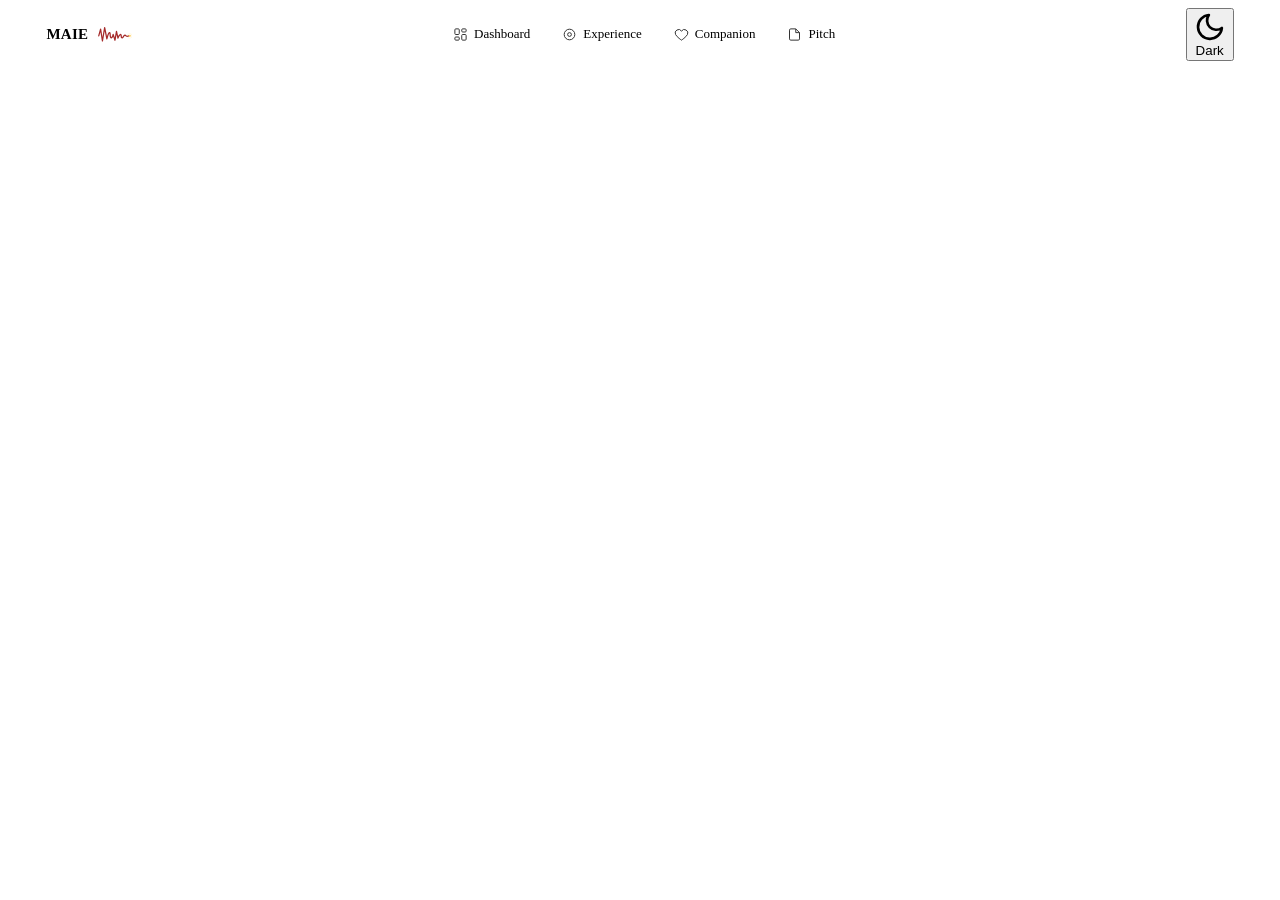
<file: nav-component.html>
<!--
  maie-nav.html — Global MAIE navigation component

  HOW TO USE
  Paste the <style> block into the host page's <head> (or its own
  <style>), and the <nav> markup as the first child of <body>. Works as
  a drop-in for dashboard/index.html and pitch/index.html.

  UPDATE (2026-07-20): pixie/index.html and pixie-framework/index.html
  now DO carry this nav and full page chrome, same as pitch/dashboard —
  this was originally an embed-only fragment pattern, but the decision
  has been made to give all four modules the same top-level chrome.
  experience-module/index.html's EMBED_MODE pattern is unaffected.

  TOKENS
  --mnav-* now come from /assets/maie-tokens.css, which every host page
  links in <head> before its own inline <style>. That file is the
  single source of truth: --primary is canonically #A52A2A (pitch's
  original value). dashboard's --du-brand, root index.html's --brand,
  and this nav's --mnav-brand previously carried an unreconciled
  #8a2e22 — all have been updated to match #A52A2A. Do not
  re-introduce a hardcoded hex here; reference the token file instead.

  ACTIVE STATE
  Set data-nav="dashboard|experience|companion|pitch|framework" on
  <body> in the host page; the script below reads it to mark the
  matching link. If omitted, no link is marked active.
-->
<style>
  :root {
    /* --mnav-* tokens now come from /assets/maie-tokens.css (single source of truth) */
  }

  .mnav {
    position: sticky;
    top: 0;
    z-index: 1000;
    height: var(--mnav-height);
    display: flex;
    align-items: center;
    justify-content: space-between;
    padding: 0 clamp(16px, 3vw, 40px);
    background: var(--mnav-bg);
    backdrop-filter: blur(10px);
    -webkit-backdrop-filter: blur(10px);
    border-bottom: 1px solid var(--mnav-border);
    font-family: var(--mnav-font);
  }

  .mnav-brand {
    display: flex;
    align-items: center;
    gap: 10px;
    text-decoration: none;
    color: var(--mnav-text);
    flex-shrink: 0;
    /* Vertical padding pads the tap target to 44px tall (measured at
       390px width: was 21-24px) without inflating the visible logo/
       wordmark -- touch-target audit via Playwright, viewport 390x844. */
    padding: 12px 0;
    margin: -12px 0;
  }
  .mnav-brand svg { display: block; }
  .mnav-logo { width: 34px; height: auto; flex-shrink: 0; }
  .mnav-brand-word {
    font-size: 15px;
    font-weight: 600;
    letter-spacing: 0.02em;
  }

  .mnav-links {
    display: flex;
    align-items: center;
    gap: clamp(4px, 1.5vw, 8px);
  }
  .mnav-link {
    display: flex;
    align-items: center;
    gap: 6px;
    padding: 8px 12px;
    border-radius: 8px;
    font-size: 13px;
    font-weight: 500;
    color: var(--mnav-muted);
    text-decoration: none;
    white-space: nowrap;
    transition: background .15s, color .15s;
  }
  .mnav-link svg { width: 15px; height: 15px; flex-shrink: 0; opacity: 0.8; }
  .mnav-link:hover { color: var(--mnav-text); background: rgba(255,255,255,0.05); }
  .mnav-link.active {
    color: var(--mnav-text);
    background: rgba(165,42,42,0.18);
    box-shadow: inset 0 0 0 1px rgba(194,78,78,0.35);
  }
  .mnav-link.active svg { opacity: 1; color: var(--mnav-brand-light); }

  .mnav-right {
    display: flex;
    align-items: center;
    gap: 10px;
    flex-shrink: 0;
  }
  .mnav-context {
    font-size: 12px;
    color: var(--mnav-muted);
    padding: 5px 10px;
    border: 1px solid var(--mnav-border);
    border-radius: 999px;
  }

  .mnav-toggle {
    display: none;
    background: none;
    border: 1px solid var(--mnav-border);
    border-radius: 8px;
    width: 44px;
    height: 44px;
    align-items: center;
    justify-content: center;
    color: var(--mnav-text);
    cursor: pointer;
  }

  .mnav-overlay {
    display: none;
    position: fixed;
    inset: var(--mnav-height) 0 0 0;
    z-index: 999;
    background: #0b0908;
    padding: 24px clamp(16px, 6vw, 40px);
  }
  .mnav-overlay.open { display: flex; flex-direction: column; gap: 4px; }
  .mnav-overlay .mnav-link { font-size: 16px; padding: 14px 12px; }

  @media (max-width: 720px) {
    .mnav-links { display: none; }
    .mnav-toggle { display: flex; }
    .mnav-context { display: none; }
  }
</style>

<nav class="mnav" aria-label="MAIE global navigation">
  <a class="mnav-brand" href="./">
    <span class="mnav-brand-word">MAIE</span>
    <svg class="mnav-logo" viewBox="0 0 92 56" fill="none" stroke="#A52A2A" stroke-width="3.4" stroke-linecap="round" stroke-linejoin="round" xmlns="http://www.w3.org/2000/svg" aria-hidden="true">
      <path d="M 2,32 L 7,14 L 12,46 L 18,10 L 24,40
               C 29,20 33,20 33,30 C 33,40 39,40 41,28
               L 46,44 L 50,20 L 54,38
               C 58,26 63,26 63,34 C 63,40 68,38 70,32
               Q 73,29 76,32 T 84,32"/>
      <circle cx="86" cy="32" r="3" fill="#FFD166" stroke="none"/>
      <circle cx="86" cy="32" r="6.5" fill="none" stroke="#FFD166" stroke-width="1" opacity="0.4"/>
    </svg>
  </a>

  <div class="mnav-links" id="mnav-links">
    <a class="mnav-link" data-nav="dashboard" href="dashboard/">
      <svg viewBox="0 0 24 24" fill="none" stroke="currentColor" stroke-width="1.6"><rect x="3" y="3" width="7" height="9" rx="1.5"/><rect x="14" y="3" width="7" height="5" rx="1.5"/><rect x="14" y="12" width="7" height="9" rx="1.5"/><rect x="3" y="16" width="7" height="5" rx="1.5"/></svg>
      Dashboard
    </a>
    <a class="mnav-link" data-nav="experience" href="pixie/">
      <svg viewBox="0 0 24 24" fill="none" stroke="currentColor" stroke-width="1.6"><circle cx="12" cy="12" r="8.5"/><circle cx="12" cy="12" r="3"/></svg>
      Experience
    </a>
    <a class="mnav-link" data-nav="companion" href="pixie-framework/">
      <svg viewBox="0 0 24 24" fill="none" stroke="currentColor" stroke-width="1.6"><path d="M12 21s-7-4.4-9.5-9A5.5 5.5 0 0 1 12 6.5 5.5 5.5 0 0 1 21.5 12c-2.5 4.6-9.5 9-9.5 9Z"/></svg>
      Companion
    </a>
    <a class="mnav-link" data-nav="pitch" href="pitch/">
      <svg viewBox="0 0 24 24" fill="none" stroke="currentColor" stroke-width="1.6"><path d="M4 19V5a2 2 0 0 1 2-2h8l6 6v10a2 2 0 0 1-2 2H6a2 2 0 0 1-2-2Z"/><path d="M14 3v6h6"/></svg>
      Pitch
    </a>
  </div>

  <div class="mnav-right">
    <span class="mnav-context" id="mnav-context"></span>
    <button class="mnav-theme-toggle" id="mnav-theme-toggle" type="button">
      <span class="mnav-theme-track">
        <span class="mnav-theme-thumb" id="mnav-theme-thumb"></span>
      </span>
      <span class="mnav-theme-label" id="mnav-theme-label"></span>
    </button>
    <button class="mnav-toggle" id="mnav-toggle" aria-label="Open menu" aria-expanded="false">
      <svg width="18" height="18" viewBox="0 0 24 24" fill="none" stroke="currentColor" stroke-width="2"><path d="M3 6h18M3 12h18M3 18h18"/></svg>
    </button>
  </div>
</nav>

<div class="mnav-overlay" id="mnav-overlay"></div>

<script>
(function () {
  var current = document.body.getAttribute('data-nav');
  document.querySelectorAll('.mnav-link[data-nav]').forEach(function (el) {
    if (current && el.getAttribute('data-nav') === current) {
      el.classList.add('active');
      var label = el.textContent.trim();
      var ctx = document.getElementById('mnav-context');
      if (ctx) ctx.textContent = label;
    }
  });

  // ── Theme toggle ──────────────────────────────────────────────────
  // data-theme is already on <html> pre-paint (see assets/theme-init.js);
  // this only handles the click -> flip -> persist -> re-render cycle.
  var SUN_ICON  = '<svg viewBox="0 0 24 24" fill="none" stroke="currentColor" stroke-width="2" stroke-linecap="round"><circle cx="12" cy="12" r="4"/><path d="M12 2v2M12 20v2M4.93 4.93l1.41 1.41M17.66 17.66l1.41 1.41M2 12h2M20 12h2M4.93 19.07l1.41-1.41M17.66 6.34l1.41-1.41"/></svg>';
  var MOON_ICON = '<svg viewBox="0 0 24 24" fill="none" stroke="currentColor" stroke-width="2" stroke-linecap="round" stroke-linejoin="round"><path d="M21 12.79A9 9 0 1 1 11.21 3 7 7 0 0 0 21 12.79Z"/></svg>';

  var themeBtn = document.getElementById('mnav-theme-toggle');
  var themeThumb = document.getElementById('mnav-theme-thumb');
  var themeLabel = document.getElementById('mnav-theme-label');

  function renderTheme() {
    var isDark = document.documentElement.getAttribute('data-theme') !== 'light';
    if (themeThumb) themeThumb.innerHTML = isDark ? MOON_ICON : SUN_ICON;
    if (themeLabel) themeLabel.textContent = isDark ? 'Dark' : 'Light';
    if (themeBtn) {
      var next = isDark ? 'light' : 'dark';
      themeBtn.setAttribute('aria-label', 'Switch to ' + next + ' mode');
      themeBtn.setAttribute('title', 'Switch to ' + next + ' mode');
    }
  }
  renderTheme();

  if (themeBtn) {
    themeBtn.addEventListener('click', function () {
      var isDark = document.documentElement.getAttribute('data-theme') !== 'light';
      var next = isDark ? 'light' : 'dark';
      document.documentElement.setAttribute('data-theme', next);
      try { localStorage.setItem('maie-theme', next); } catch (e) {}
      renderTheme();
    });
  }

  var toggle = document.getElementById('mnav-toggle');
  var overlay = document.getElementById('mnav-overlay');
  var linksSrc = document.getElementById('mnav-links');
  if (toggle && overlay && linksSrc) {
    overlay.innerHTML = linksSrc.innerHTML;
    toggle.addEventListener('click', function () {
      var open = overlay.classList.toggle('open');
      toggle.setAttribute('aria-expanded', open ? 'true' : 'false');
    });
    overlay.querySelectorAll('a').forEach(function (a) {
      a.addEventListener('click', function () { overlay.classList.remove('open'); });
    });
    // Escape and click-away close the overlay too — axe-core/Playwright's
    // keyboard walkthrough found only the link-click and re-toggle paths
    // worked before this, leaving keyboard users with no way to dismiss
    // the open menu without tabbing through every link first.
    overlay.addEventListener('click', function (e) {
      if (e.target === overlay) {
        overlay.classList.remove('open');
        toggle.setAttribute('aria-expanded', 'false');
      }
    });
    document.addEventListener('keydown', function (e) {
      if (e.key === 'Escape' && overlay.classList.contains('open')) {
        overlay.classList.remove('open');
        toggle.setAttribute('aria-expanded', 'false');
        toggle.focus();
      }
    });
  }
})();
</script>
</file>
<file: assets/maie-tokens.css>
/* ═══════════════════════════════════════════════════════════════════
   MAIE-TOKENS.CSS — single source of truth for the portal.
   Canonicalized 2026-07-20: pitch/index.html's palette (--primary:
   #A52A2A) was chosen as the brand red. dashboard, index, and the
   shared nav previously carried an unreconciled #8a2e22 under their
   own --du-* / --mnav-* / --brand prefixes — those have been updated
   in place to match. If a color needs to change again, change it here
   ONLY; every page links this file before its own inline <style>, so
   local blocks should reference these vars instead of re-declaring hex.
   ═══════════════════════════════════════════════════════════════════ */
:root {
  --primary:        #A52A2A;
  /* Bumped from #C24E4E — that value cleared only 3.98-4.26:1 against the
     portal's actual dark surfaces (measured via axe-core), just under the
     4.5:1 AA floor for the small text (card kickers, inline links) that
     uses this token as a foreground color. This clears 4.75-5.32:1 on the
     same surfaces while keeping the same hue. */
  --primary-light:  #CF6362;
  --primary-dark:   #772E25;
  --primary-glow:   rgba(165,42,42,0.32);
  --accent:         #FFB400;

  --bg:             #09090B;
  --bg-alt:         #0C0D10;
  --bg-glass:       rgba(9,9,11,0.92);
  --surface:        #111318;
  --surface-raised: rgba(255,255,255,0.025);
  --surface-card:   #161820;

  --border:         rgba(255,255,255,0.07);
  --border-strong:  rgba(255,255,255,0.13);
  --border-brand:   rgba(165,42,42,0.35);

  --text-1:         rgba(232,230,227,0.94);
  --text-2:         rgba(232,230,227,0.60);
  /* text-3/text-4 raised from 0.38/0.22 — axe-core measured 3.03:1 and
     1.75:1 against --bg for real (non-decorative) small text using these
     tokens (hero-sub, card-desc, footer, pitch's nav-item-num). Both now
     clear 4.5:1 with margin (5.05:1 / 4.52:1) while staying visually
     fainter than --text-2. */
  --text-3:         rgba(232,230,227,0.54);
  --text-4:         rgba(232,230,227,0.50);

  --font-display:   'Bebas Neue', sans-serif;
  --font-ui:        'DM Sans', -apple-system, BlinkMacSystemFont, sans-serif;
  --font-mono:      'JetBrains Mono', monospace;

  --radius-sm: 6px;
  --radius:    10px;
  --radius-lg: 16px;
  --ease:      cubic-bezier(0.4,0,0.2,1);
  --spring:    cubic-bezier(0.34,1.56,0.64,1);
  /* Reserved for scene-level cinematic moments only (pitch's curtain,
     module enter, staggered reveals) — NOT for buttons/hovers/nav,
     which should stay on --ease. Do not apply globally. */
  --ease-cinematic: cubic-bezier(0.16, 1, 0.3, 1);

  /* ── Shared global nav (--mnav-*) ──────────────────────────────────
     Aliased to the canonical brand vars above so the nav can never
     drift out of sync with the rest of the system again. Values that
     are nav-specific (translucency, near-white text tone) stay literal. */
  --mnav-bg:          rgba(16, 12, 11, 0.72);
  --mnav-border:      rgba(255,255,255,0.08);
  --mnav-text:        #f0e9e4;
  --mnav-muted:       #9a8f88;
  --mnav-brand:       var(--primary);
  --mnav-brand-light: var(--primary-light);
  --mnav-amber:       #d6a13c;
  --mnav-font:        var(--font-ui);
  --mnav-height:      60px;
}

/* ═══════════════════════════════════════════════════════════════════
   LIGHT MODE — set via data-theme="light" on <html>
   Written by assets/theme-init.js (seed, pre-paint) and the nav
   toggle's click handler (localStorage key: "maie-theme").
   Mirrors the two-block pattern in the MAIE app's global.css.
   ═══════════════════════════════════════════════════════════════════ */
[data-theme="light"] {
  --primary:        #772E25;
  --primary-light:  #A52A2A;
  --primary-dark:   #5C1F18;
  --primary-glow:   rgba(119,46,37,0.18);
  --accent:         #B8860B;

  --bg:             #EDEEF1;
  --bg-alt:         #E4E6EA;
  --bg-glass:       rgba(237,238,241,0.92);
  --surface:        #FFFFFF;
  --surface-raised: rgba(0,0,0,0.02);
  --surface-card:   #FFFFFF;

  --border:         rgba(0,0,0,0.09);
  --border-strong:  rgba(0,0,0,0.15);
  --border-brand:   rgba(119,46,37,0.22);

  --text-1:         rgba(17,19,24,0.94);
  --text-2:         rgba(17,19,24,0.62);
  /* Same axe-core-driven fix as the dark block above, recomputed against
     this theme's --bg (#EDEEF1): both now clear 4.5:1 (4.79:1 / 4.60:1). */
  --text-3:         rgba(17,19,24,0.61);
  --text-4:         rgba(17,19,24,0.60);

  --mnav-bg:          rgba(255, 255, 255, 0.82);
  --mnav-border:      rgba(0,0,0,0.08);
  --mnav-text:        #1A1410;
  --mnav-muted:       #6b625c;
  --mnav-amber:       #9c7420;
}

/* ═══════════════════════════════════════════════════════════════════
   THEME TOGGLE — shared control, same look as the app's ThemeToggle.tsx
   (Sun/Moon pill switch). Vanilla markup lives in nav-component.html;
   this is the only place its styles are defined so every host page
   that links this file gets it for free.
   ═══════════════════════════════════════════════════════════════════ */
.mnav-theme-toggle {
  display:          inline-flex;
  align-items:      center;
  gap:              8px;
  cursor:           pointer;
  user-select:      none;
  background:       none;
  border:           none;
  /* Vertical-only padding pads the tap target to 44px tall (measured
     at 390px width: was 22-24px) without inflating the visible track/
     thumb — touch-target audit via Playwright, viewport 390x844. Safe
     to add without a compensating negative margin: .mnav-right/.mnav
     both have an explicit fixed height with align-items:center, so a
     taller child just re-centers rather than growing the bar. */
  padding:          11px 0;
  margin-left:      4px;
}

.mnav-theme-track {
  position:     relative;
  width:        40px;
  height:       22px;
  border-radius:100px;
  border:       1px solid transparent;
  transition:   background 0.22s ease, border-color 0.22s ease, box-shadow 0.22s ease;
  flex-shrink:  0;
}
[data-theme="dark"] .mnav-theme-track {
  background:  rgba(255, 255, 255, 0.07);
  border-color: rgba(255, 255, 255, 0.12);
}
[data-theme="light"] .mnav-theme-track {
  background:  rgba(165, 42, 42, 0.12);
  border-color: rgba(165, 42, 42, 0.3);
  box-shadow:  0 0 0 1px rgba(165, 42, 42, 0.12);
}

.mnav-theme-thumb {
  position:       absolute;
  top:            2px;
  width:          16px;
  height:         16px;
  border-radius:  50%;
  transition:     left 0.22s cubic-bezier(0.4, 0, 0.2, 1), background 0.22s ease, box-shadow 0.22s ease;
  display:        flex;
  align-items:    center;
  justify-content:center;
}
.mnav-theme-thumb svg { width: 10px; height: 10px; display: block; }
[data-theme="dark"] .mnav-theme-thumb {
  left:       2px;
  background: rgba(232, 230, 227, 0.45);
  box-shadow: none;
  color:      #1a1a1a;
}
[data-theme="light"] .mnav-theme-thumb {
  left:       20px;
  background: #A52A2A;
  box-shadow: 0 1px 6px rgba(165, 42, 42, 0.45);
  color:      #fff;
}

.mnav-theme-label {
  font-family:    var(--font-mono);
  font-size:      10.5px;
  font-weight:    500;
  letter-spacing: 0.06em;
  text-transform: uppercase;
  transition:     color 0.22s ease;
}
/* Alphas raised from 0.38/0.75 — axe-core measured 3.04:1 (dark, against
   the nav's composited background) and 4.16:1 (light), both under the
   4.5:1 AA floor for this 10.5px label. Now 4.78:1 / 5.19:1. */
[data-theme="dark"] .mnav-theme-label  { color: rgba(232, 230, 227, 0.52); }
[data-theme="light"] .mnav-theme-label { color: rgba(165, 42, 42, 0.85); }

@media (max-width: 720px) {
  .mnav-theme-toggle { margin-left: 0; }
}
</file>
